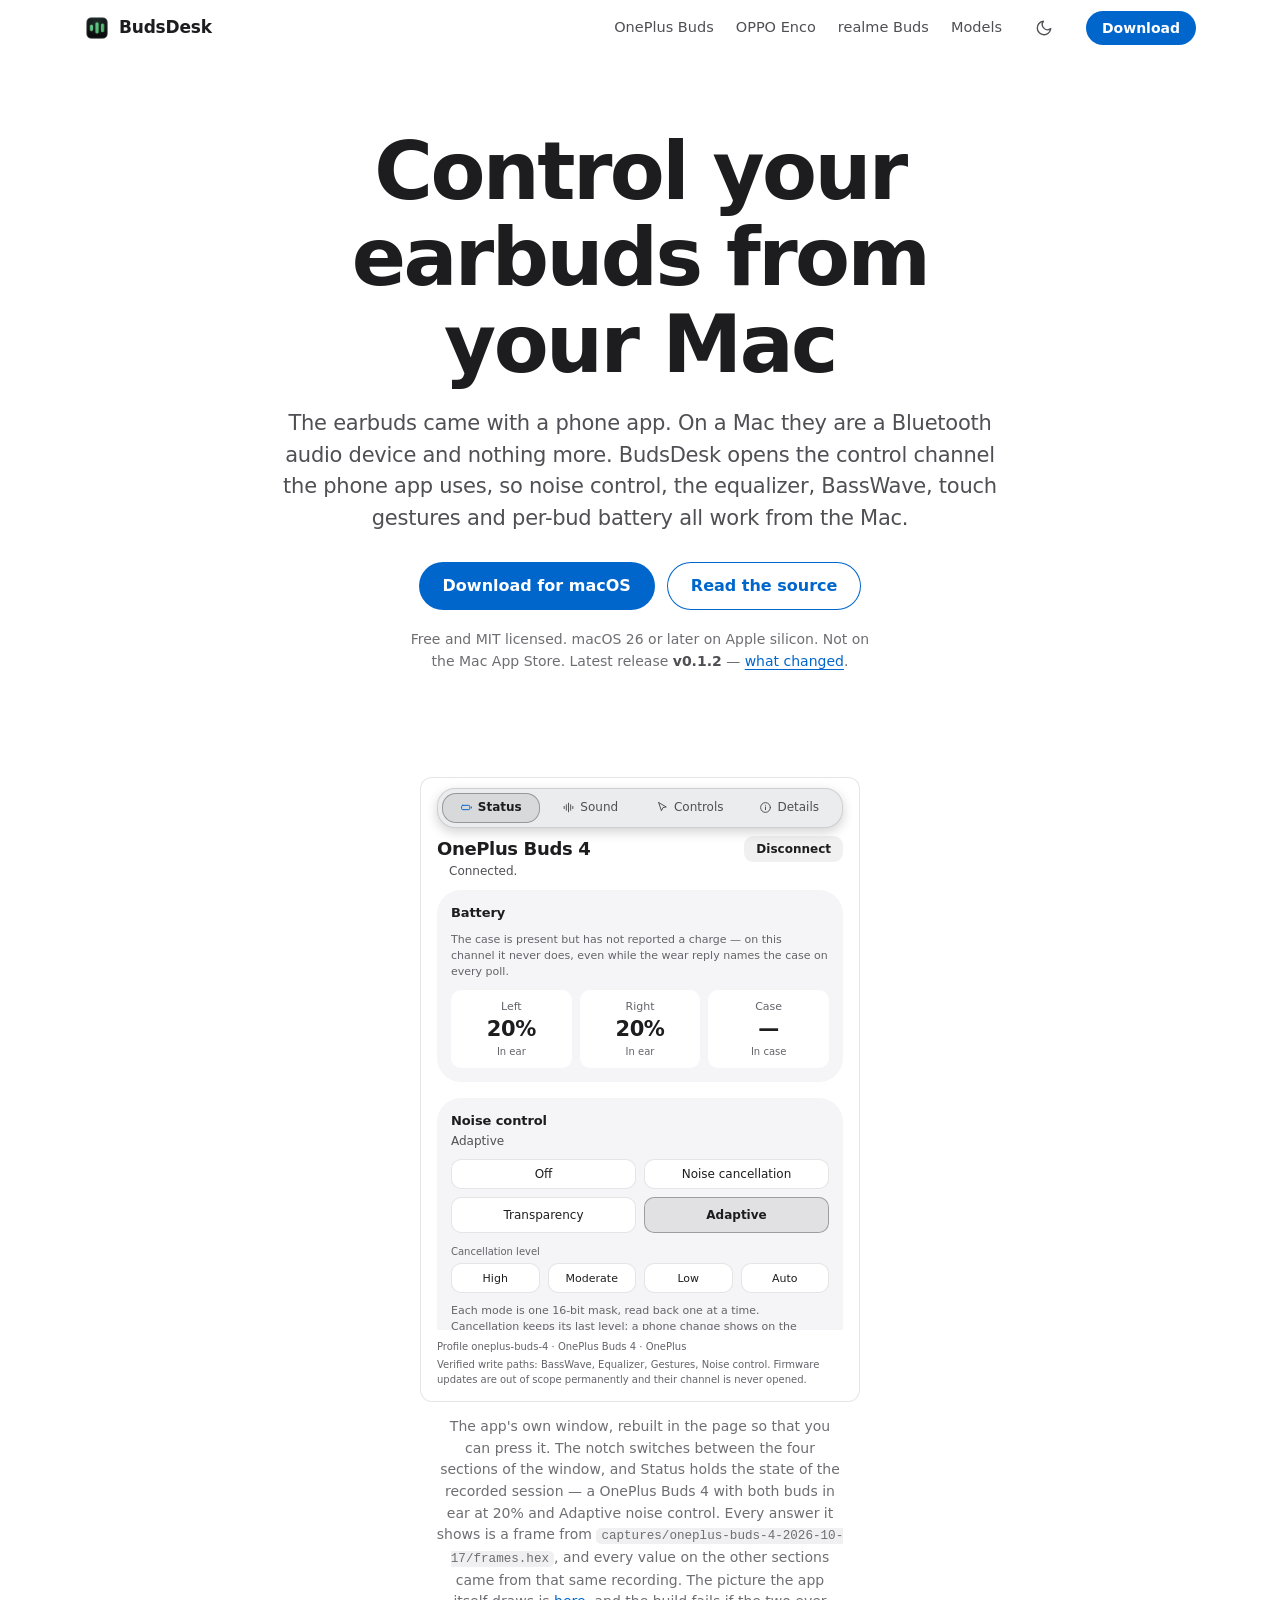
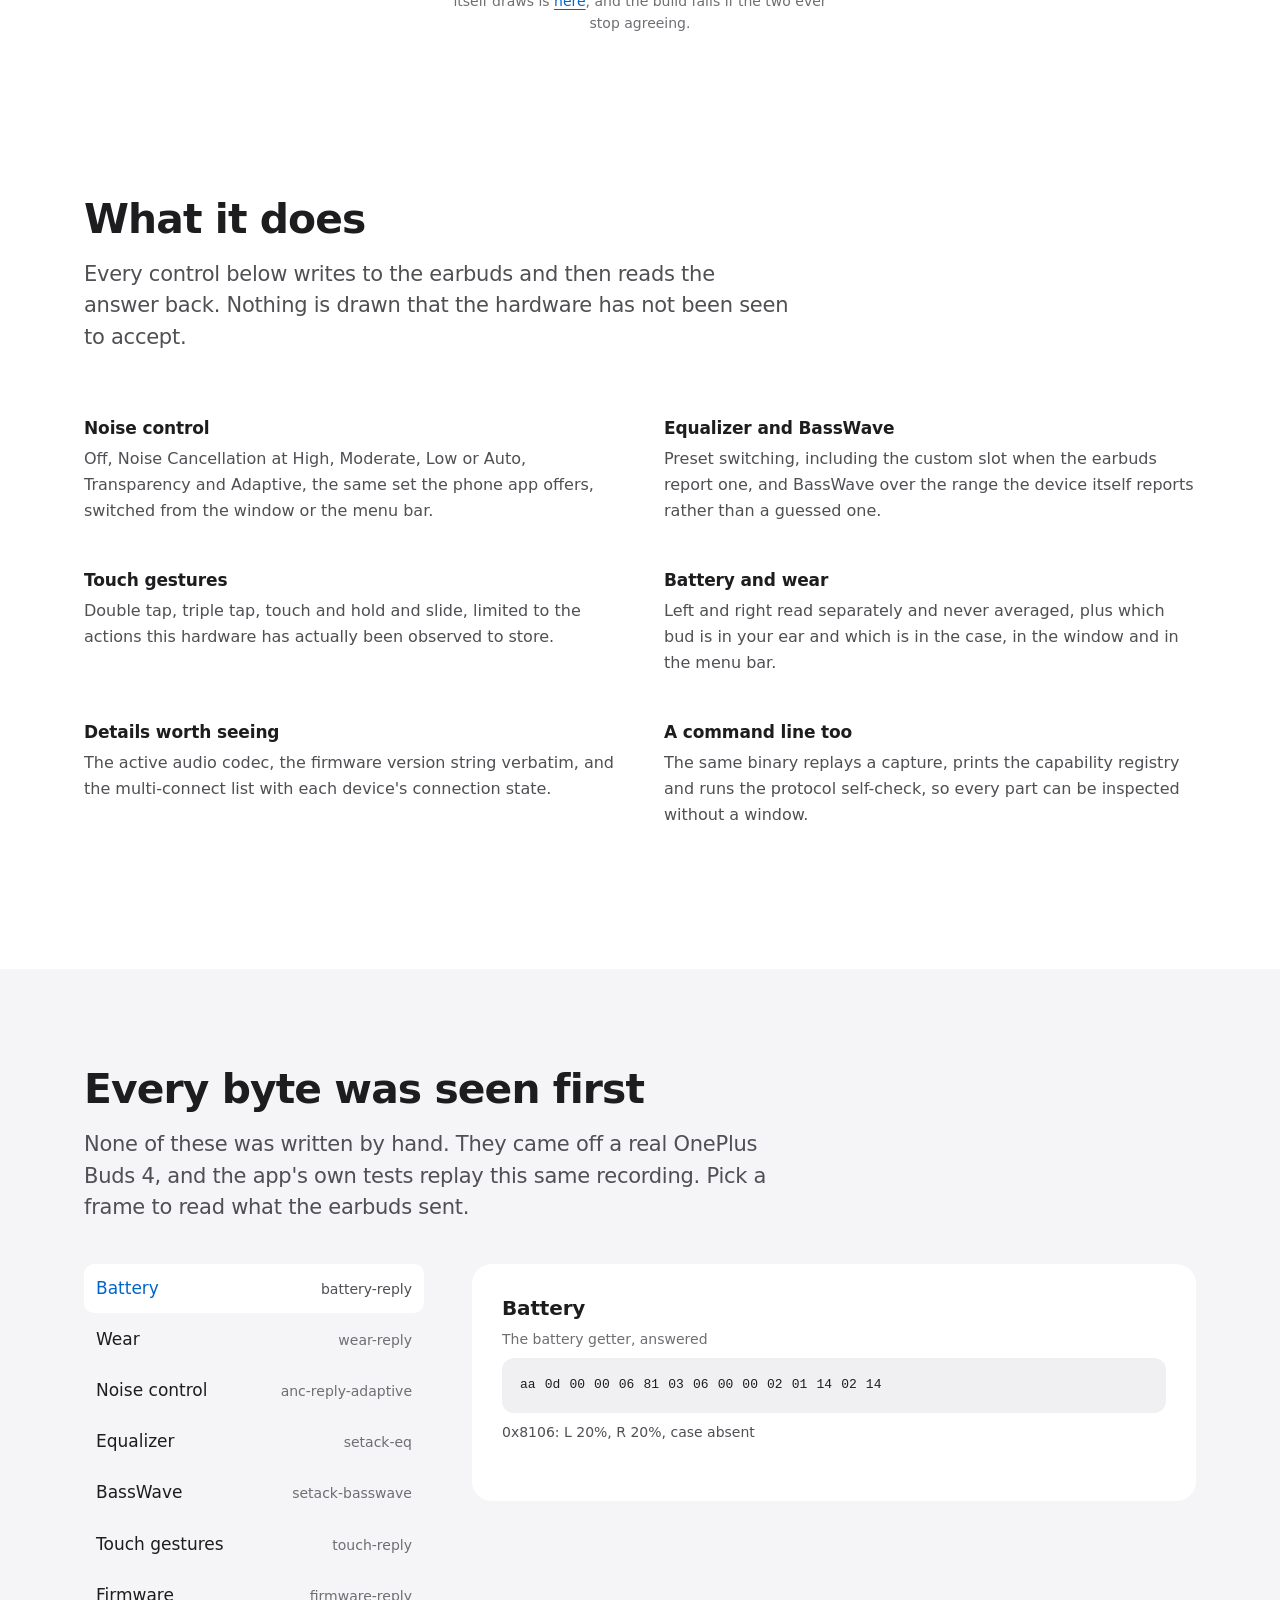
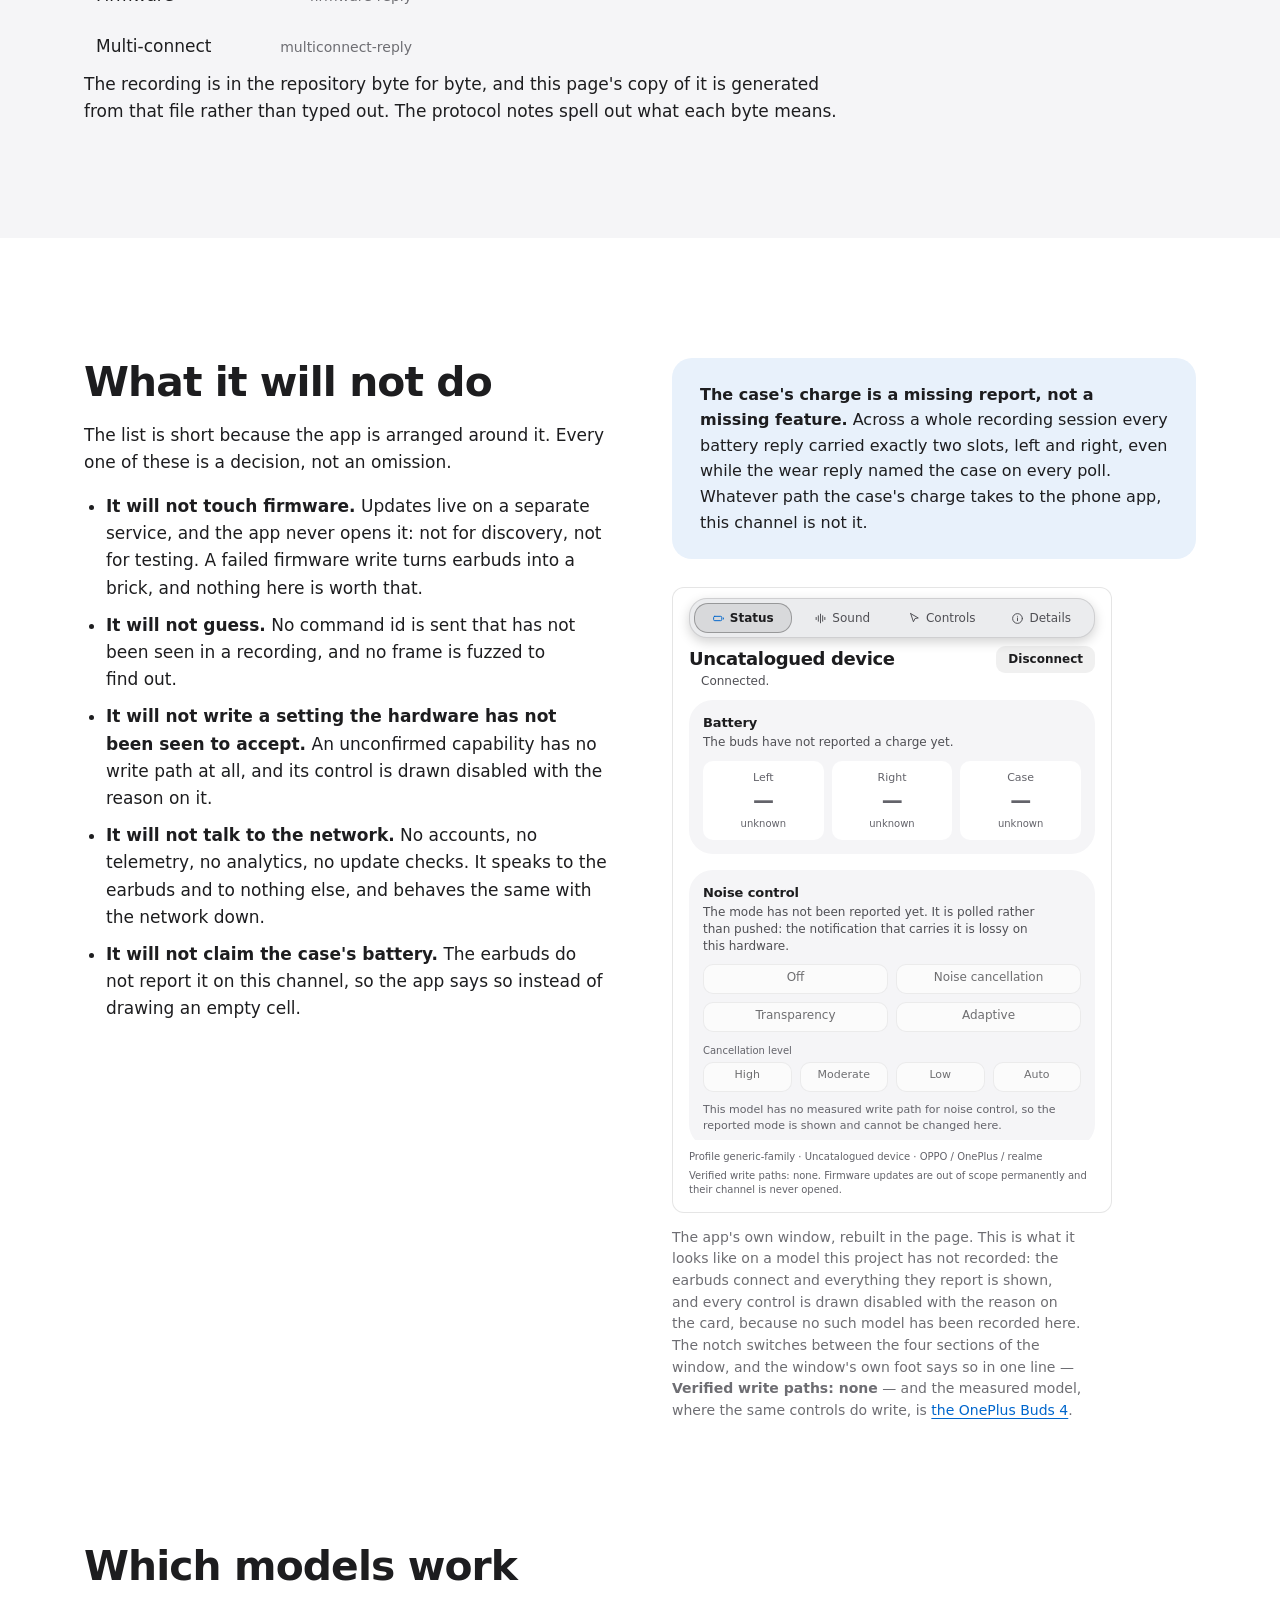
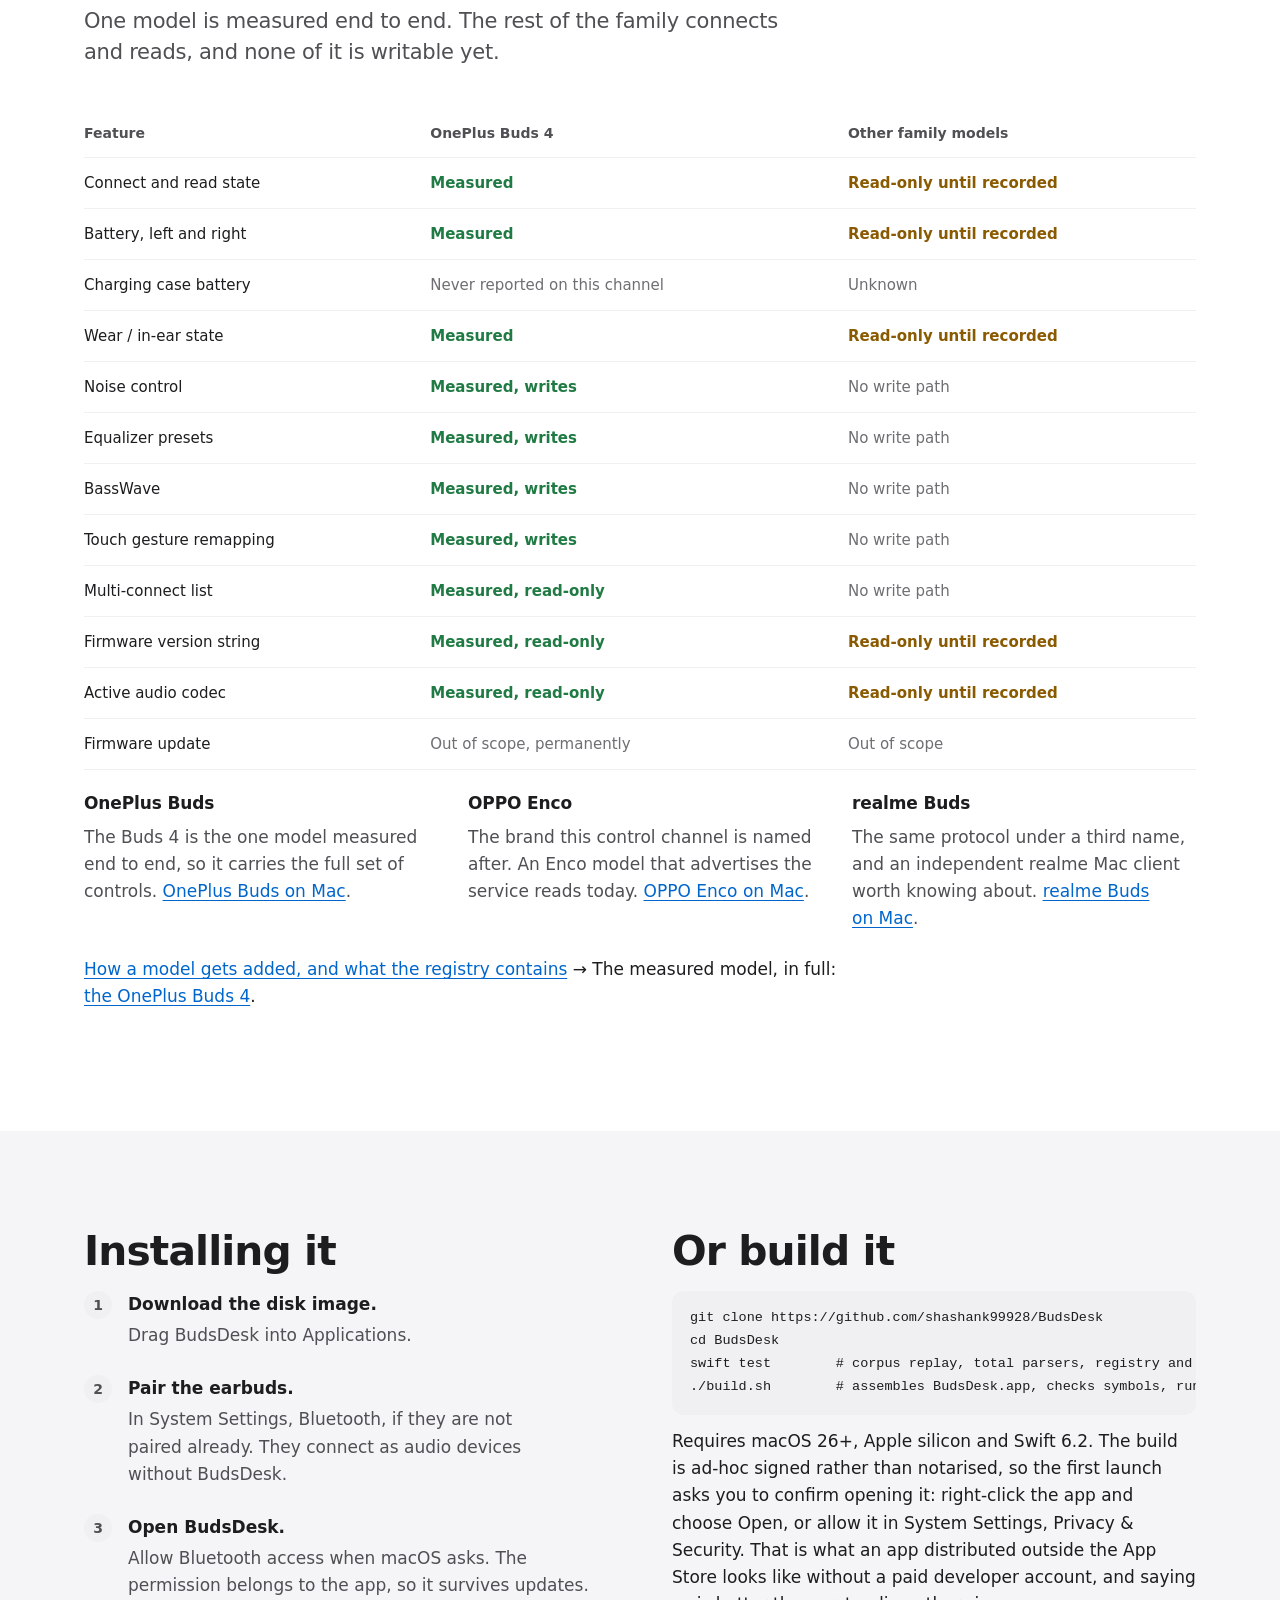
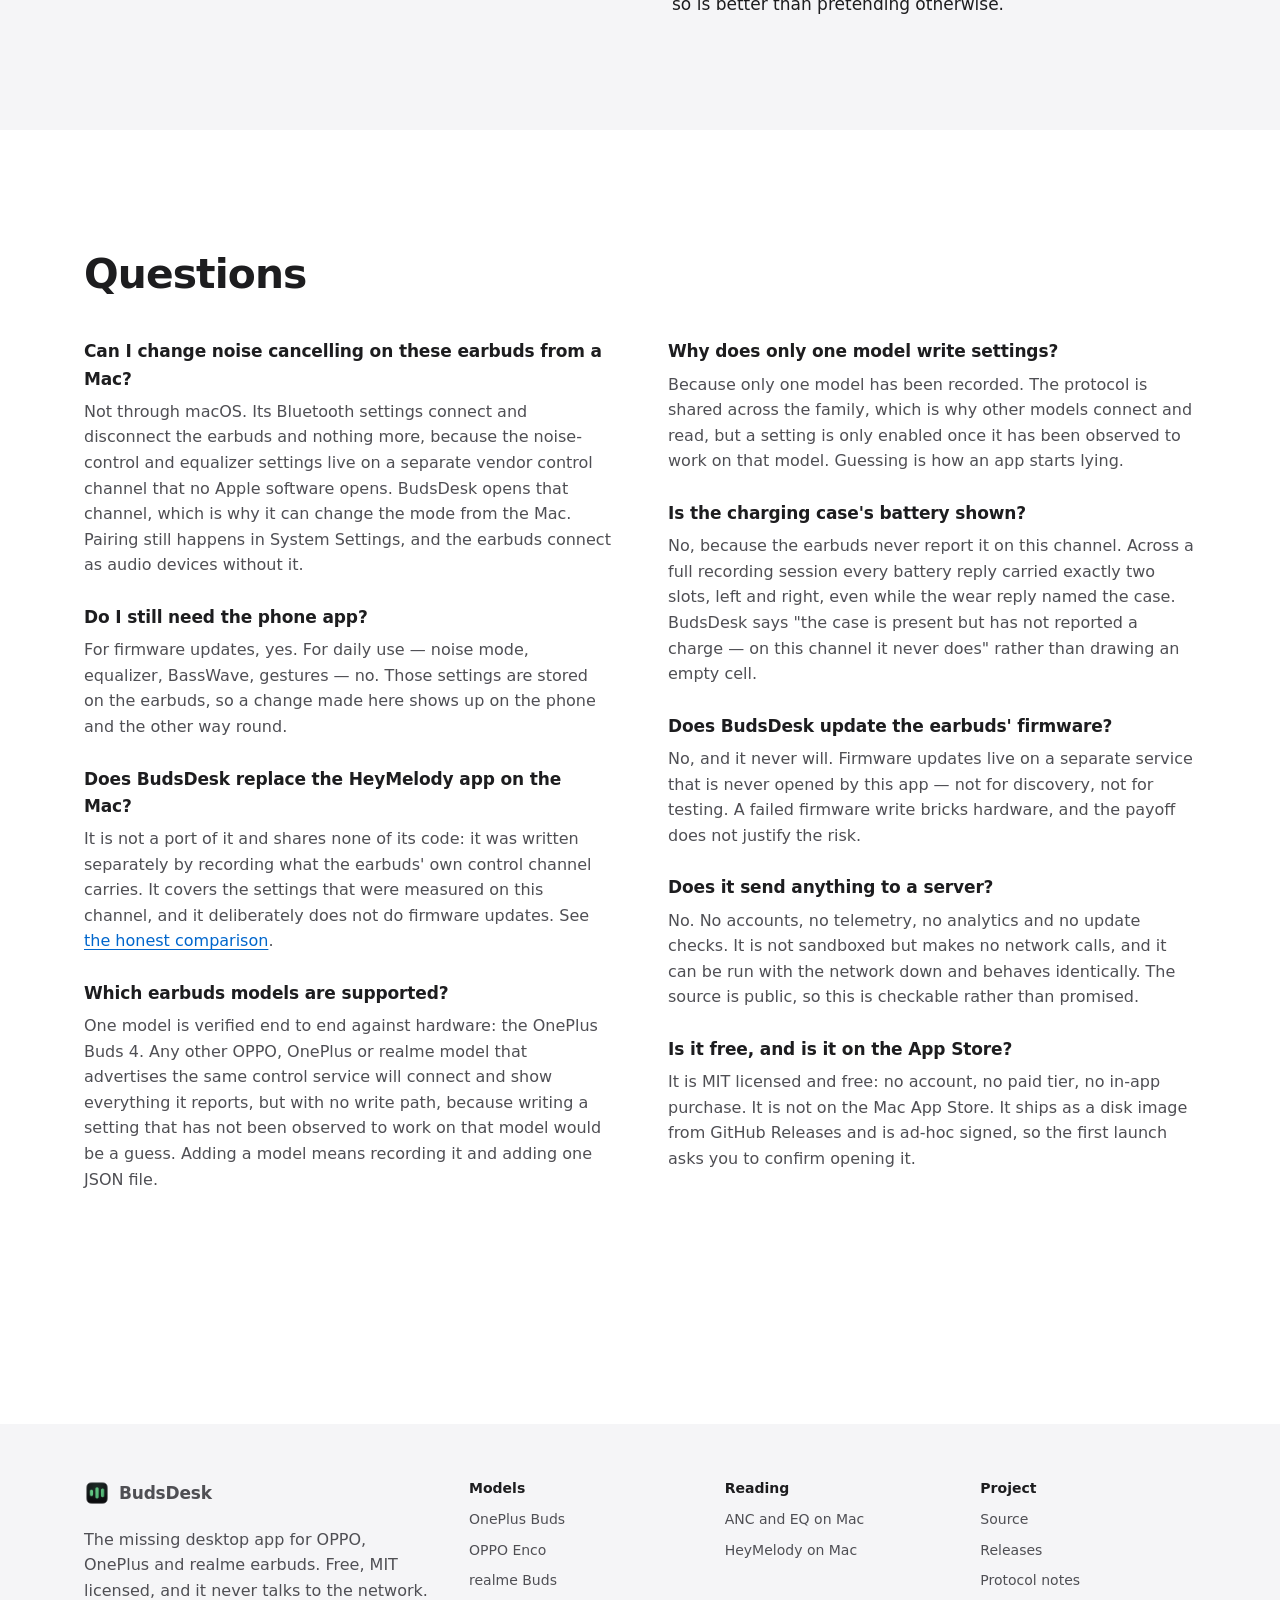
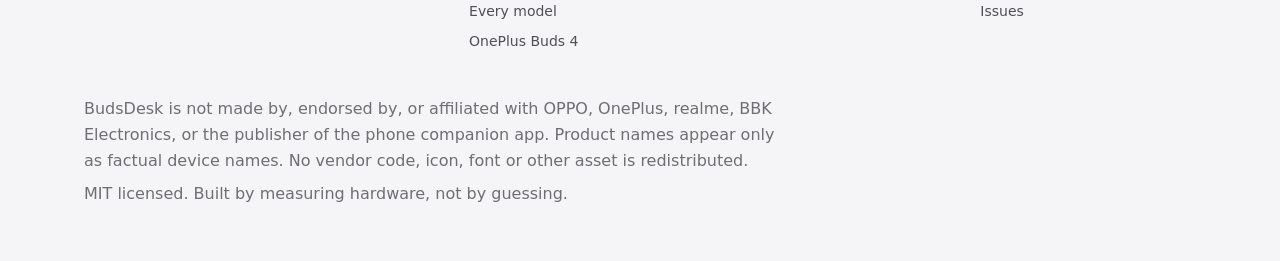
<file: docs/index.html>
<!DOCTYPE html>
<html lang="en">
<head>
<meta charset="utf-8">
<meta name="viewport" content="width=device-width, initial-scale=1">
<title>BudsDesk — Control OnePlus &amp; OPPO Earbuds on Mac</title>
<meta name="description" content="A free, open-source macOS app that controls OPPO, OnePlus and realme wireless earbuds: noise cancelling, equalizer, BassWave, touch gestures and battery. Verified against real hardware. No phone, no account, no network.">
<link rel="canonical" href="https://shashank99928.github.io/BudsDesk/">
<meta name="theme-color" content="#ffffff" media="(prefers-color-scheme: light)">
<meta name="theme-color" content="#0e1013" media="(prefers-color-scheme: dark)">
<meta name="color-scheme" content="light dark">

<meta property="og:type" content="website">
<meta property="og:site_name" content="BudsDesk">
<meta property="og:title" content="BudsDesk — control OnePlus, OPPO and realme earbuds on your Mac">
<meta property="og:description" content="Change noise cancelling and the equalizer on your earbuds from the Mac, without the phone. Free and open source, verified against real hardware, no network access.">
<meta property="og:url" content="https://shashank99928.github.io/BudsDesk/">
<meta name="twitter:card" content="summary">
<meta property="og:image" content="https://shashank99928.github.io/BudsDesk/assets/icon.png">

<link rel="stylesheet" href="assets/style.css?v=5">
<script>
try { var saved = localStorage.getItem("budsdesk-appearance"); if (saved === "light" || saved === "dark") { document.documentElement.dataset.theme = saved; } } catch (error) { }
</script>
<link rel="icon" href="assets/icon.png" type="image/png">

<!-- The motion layer. This one line marks the document before the first paint, so the page
     is only ever hidden by an animation it has already decided to run. Without it, nothing
     is hidden at all.

     The timer is the other half of that promise: if the script that runs the animation
     never arrives, the mark is taken back off and the page is simply a page. -->
<script>
document.documentElement.classList.add("js");
setTimeout(function () {
    if (!document.documentElement.classList.contains("motion")) {
        document.documentElement.classList.remove("js");
    }
}, 3000);
</script>

<script type="application/ld+json">
{
  "@context": "https://schema.org",
  "@graph": [
    {
      "@type": "SoftwareApplication",
      "@id": "https://shashank99928.github.io/BudsDesk/#app",
      "name": "BudsDesk",
      "alternateName": "BudsDesk for macOS",
      "applicationCategory": "UtilitiesApplication",
      "applicationSubCategory": "Bluetooth device control",
      "operatingSystem": "macOS 26 or later, Apple silicon",
      "softwareRequirements": "macOS 26+, Apple silicon (arm64)",
      "processorRequirements": "Apple silicon",
      "downloadUrl": "https://github.com/shashank99928/BudsDesk/releases/latest/download/BudsDesk.dmg",
      "installUrl": "https://github.com/shashank99928/BudsDesk/releases/latest",
      "softwareVersion": "0.1.2",
      "fileSize": "unknown",
      "license": "https://github.com/shashank99928/BudsDesk/blob/main/LICENSE",
      "isAccessibleForFree": true,
      "offers": { "@type": "Offer", "price": "0", "priceCurrency": "USD" },
      "description": "A native macOS app that controls OPPO, OnePlus and realme wireless earbuds over the vendor's own Bluetooth control channel: noise control, equalizer, BassWave, touch gestures, battery, wear state, codec and multi-connect state. One model is verified against hardware; other models in the family connect read-only until someone records them.",
      "featureList": [
        "Noise control: Off, Noise Cancellation (High, Moderate, Low, Auto), Transparency, Adaptive",
        "Equalizer presets, plus the custom slot when one is saved",
        "BassWave level, using the range the device itself reports",
        "Touch gesture remapping, limited to actions the hardware has been observed to accept",
        "Left and right battery, read separately",
        "Wear and in-ear detection",
        "Multi-connect device list",
        "Firmware version string and active audio codec",
        "Menu-bar item with battery, and a command line on the same binary"
      ],
      "author": { "@type": "Person", "name": "shashank99928", "url": "https://github.com/shashank99928" },
      "codeRepository": "https://github.com/shashank99928/BudsDesk"
    },
    {
      "@type": "Organization",
      "@id": "https://shashank99928.github.io/BudsDesk/#org",
      "name": "BudsDesk",
      "url": "https://shashank99928.github.io/BudsDesk/",
      "sameAs": ["https://github.com/shashank99928/BudsDesk"],
      "logo": "https://shashank99928.github.io/BudsDesk/assets/icon.png"
    },
    {
      "@type": "WebSite",
      "@id": "https://shashank99928.github.io/BudsDesk/#website",
      "url": "https://shashank99928.github.io/BudsDesk/",
      "name": "BudsDesk",
      "publisher": { "@id": "https://shashank99928.github.io/BudsDesk/#org" }
    },
    {
      "@type": "FAQPage",
      "@id": "https://shashank99928.github.io/BudsDesk/#faq",
      "mainEntity": [
        {
          "@type": "Question",
          "name": "Can I change noise cancelling on these earbuds from a Mac?",
          "acceptedAnswer": {
            "@type": "Answer",
            "text": "Not through macOS. Its Bluetooth settings connect and disconnect the earbuds and nothing more, because the noise-control and equalizer settings live on a separate vendor control channel that no Apple software opens. BudsDesk opens that channel, which is why it can change the mode from the Mac. Pairing still happens in System Settings, and the earbuds connect as audio devices without it."
          }
        },
        {
          "@type": "Question",
          "name": "Do I still need the phone app?",
          "acceptedAnswer": {
            "@type": "Answer",
            "text": "For firmware updates, yes. For daily use — noise mode, equalizer, BassWave, gestures — no. Those settings are stored on the earbuds, so a change made here shows up on the phone and the other way round."
          }
        },
        {
          "@type": "Question",
          "name": "Does BudsDesk replace the HeyMelody app on the Mac?",
          "acceptedAnswer": {
            "@type": "Answer",
            "text": "It is not a port of it and shares none of its code: it was written separately by recording what the earbuds' own control channel carries. It covers the settings that were measured on this channel, and it deliberately does not do firmware updates. See the honest comparison."
          }
        },
        {
          "@type": "Question",
          "name": "Which earbuds models are supported?",
          "acceptedAnswer": {
            "@type": "Answer",
            "text": "One model is verified end to end against hardware: the OnePlus Buds 4. Any other OPPO, OnePlus or realme model that advertises the same control service will connect and show everything it reports, but with no write path, because writing a setting that has not been observed to work on that model would be a guess. Adding a model means recording it and adding one JSON file."
          }
        },
        {
          "@type": "Question",
          "name": "Why does only one model write settings?",
          "acceptedAnswer": {
            "@type": "Answer",
            "text": "Because only one model has been recorded. The protocol is shared across the family, which is why other models connect and read, but a setting is only enabled once it has been observed to work on that model. Guessing is how an app starts lying."
          }
        },
        {
          "@type": "Question",
          "name": "Is the charging case's battery shown?",
          "acceptedAnswer": {
            "@type": "Answer",
            "text": "No, because the earbuds never report it on this channel. Across a full recording session every battery reply carried exactly two slots, left and right, even while the wear reply named the case. BudsDesk says \"the case is present but has not reported a charge — on this channel it never does\" rather than drawing an empty cell."
          }
        },
        {
          "@type": "Question",
          "name": "Does BudsDesk update the earbuds' firmware?",
          "acceptedAnswer": {
            "@type": "Answer",
            "text": "No, and it never will. Firmware updates live on a separate service that is never opened by this app — not for discovery, not for testing. A failed firmware write bricks hardware, and the payoff does not justify the risk."
          }
        },
        {
          "@type": "Question",
          "name": "Does it send anything to a server?",
          "acceptedAnswer": {
            "@type": "Answer",
            "text": "No. No accounts, no telemetry, no analytics and no update checks. It is not sandboxed but makes no network calls, and it can be run with the network down and behaves identically. The source is public, so this is checkable rather than promised."
          }
        },
        {
          "@type": "Question",
          "name": "Is it free, and is it on the App Store?",
          "acceptedAnswer": {
            "@type": "Answer",
            "text": "It is MIT licensed and free: no account, no paid tier, no in-app purchase. It is not on the Mac App Store. It ships as a disk image from GitHub Releases and is ad-hoc signed, so the first launch asks you to confirm opening it."
          }
        }
      ]
    }
  ]
}
</script>
</head>
<body>

<a class="skip" href="#main">Skip to content</a>

<header class="site">
  <div class="wrap">
    <a class="brand" href="/BudsDesk/"><span class="mark" aria-hidden="true"></span>BudsDesk</a>
    <nav class="site" aria-label="Main">
      <a href="/BudsDesk/oneplus-buds-on-mac.html">OnePlus Buds</a>
      <a href="/BudsDesk/oppo-buds-on-mac.html">OPPO Enco</a>
      <a href="/BudsDesk/realme-buds-on-mac.html">realme Buds</a>
      <a href="/BudsDesk/models.html">Models</a>
    </nav>
    <a class="nav-download" href="https://github.com/shashank99928/BudsDesk/releases/latest/download/BudsDesk.dmg">Download</a>
  </div>
</header>

<main id="main">

  <section class="hero">
    <div class="wrap hero-grid">
      <div class="hero-copy">
        <h1>Control your earbuds from your Mac</h1>

        <p class="lede" data-reveal>
          The earbuds came with a phone app. On a Mac they are a Bluetooth audio device and
          nothing more. BudsDesk opens the control channel the phone app uses, so noise
          control, the equalizer, BassWave, touch gestures and per-bud battery all work from
          the Mac.
        </p>

        <div class="buttons" data-reveal>
          <a class="button primary" href="https://github.com/shashank99928/BudsDesk/releases/latest/download/BudsDesk.dmg">Download for macOS</a>
          <a class="button" href="https://github.com/shashank99928/BudsDesk">Read the source</a>
        </div>

        <p class="release" data-reveal>
          Free and MIT licensed. macOS 26 or later on Apple silicon. Not on the Mac App Store.
          Latest release <strong>v0.1.2</strong> &mdash;
          <a href="https://github.com/shashank99928/BudsDesk/releases">what changed</a>.
        </p>
      </div>

      <figure class="shot" data-reveal>
        <div class="window" data-ui>
          <div class="wnotch" role="tablist" aria-label="Window sections">
            <button class="wtab" type="button" role="tab" id="wtab-status"
                    aria-controls="wpanel-status" aria-selected="true">
              <svg viewBox="0 0 24 24" aria-hidden="true" focusable="false" fill="none" stroke="currentColor" stroke-width="1.8" stroke-linecap="round" stroke-linejoin="round"><rect x="3" y="8" width="15" height="8" rx="2"/><path d="M21 11v2"/></svg><span>Status</span>
            </button>
            <button class="wtab" type="button" role="tab" id="wtab-sound"
                    aria-controls="wpanel-sound" aria-selected="false" tabindex="-1">
              <svg viewBox="0 0 24 24" aria-hidden="true" focusable="false" fill="none" stroke="currentColor" stroke-width="1.8" stroke-linecap="round" stroke-linejoin="round"><path d="M4 10v4M8 7v10M12 4v16M16 7v10M20 10v4"/></svg><span>Sound</span>
            </button>
            <button class="wtab" type="button" role="tab" id="wtab-controls"
                    aria-controls="wpanel-controls" aria-selected="false" tabindex="-1">
              <svg viewBox="0 0 24 24" aria-hidden="true" focusable="false" fill="none" stroke="currentColor" stroke-width="1.8" stroke-linecap="round" stroke-linejoin="round"><path d="M5 3l14 8-6 1-3 6-5-15z"/></svg><span>Controls</span>
            </button>
            <button class="wtab" type="button" role="tab" id="wtab-details"
                    aria-controls="wpanel-details" aria-selected="false" tabindex="-1">
              <svg viewBox="0 0 24 24" aria-hidden="true" focusable="false" fill="none" stroke="currentColor" stroke-width="1.8" stroke-linecap="round" stroke-linejoin="round"><circle cx="12" cy="12" r="9"/><path d="M12 11v5M12 8h.01"/></svg><span>Details</span>
            </button>
          </div>

          <div class="window-head">
            <div>
              <p class="window-title">OnePlus Buds 4</p>
              <p class="window-sub"><span class="wdot" aria-hidden="true"></span>Connected.</p>
            </div>
            <button class="window-ghost" type="button">Disconnect</button>
          </div>

          <div class="window-scroll">
            <div class="wpanel" id="wpanel-status" role="tabpanel" tabindex="0" aria-labelledby="wtab-status">
              <div class="wcard">
                <h3 class="wcard-title">Battery</h3>
                <p class="wcard-note">The case is present but has not reported a charge &mdash; on this
                channel it never does, even while the wear reply names the case on every poll.</p>
                <div class="wcells">
                  <div class="wcell">
                    <span class="wcell-label">Left</span>
                    <span class="wcell-value">20%</span>
                    <span class="wcell-foot">In ear</span>
                  </div>
                  <div class="wcell">
                    <span class="wcell-label">Right</span>
                    <span class="wcell-value">20%</span>
                    <span class="wcell-foot">In ear</span>
                  </div>
                  <div class="wcell">
                    <span class="wcell-label">Case</span>
                    <span class="wcell-value">—</span>
                    <span class="wcell-foot">In case</span>
                  </div>
                </div>
              </div>

              <div class="wcard" data-card="noise">
                <h3 class="wcard-title">Noise control</h3>
                <p class="wcard-sub" data-window-mode>Adaptive</p>
                <div class="wpills is-grid">
                  <button class="wpill" type="button" data-mode="off" data-frame="anc-reply-off">Off</button>
                  <button class="wpill" type="button" data-mode="noiseCancellation">Noise cancellation</button>
                  <button class="wpill" type="button" data-mode="transparency" data-frame="anc-reply-transparency">Transparency</button>
                  <button class="wpill" type="button" data-mode="adaptive" data-frame="anc-reply-adaptive" aria-pressed="true">Adaptive</button>
                </div>
                <p class="wcard-label">Cancellation level</p>
                <div class="wpills is-row">
                  <button class="wpill" type="button" data-level="high" data-frame="anc-reply-nc-high">High</button>
                  <button class="wpill" type="button" data-level="moderate" data-frame="anc-reply-nc-moderate">Moderate</button>
                  <button class="wpill" type="button" data-level="low" data-frame="anc-reply-nc-low">Low</button>
                  <button class="wpill" type="button" data-level="auto" data-frame="anc-reply-nc-auto">Auto</button>
                </div>
                <p class="wcard-note">Each mode is one 16-bit mask, read back one at a time. Cancellation
                keeps its last level; a phone change shows on the next poll.</p>
                <p class="wread" data-window-log>Nothing has been pressed yet. Press a control above:
                the app writes it, the earbuds answer, and the control settles on what they said
                rather than on what was asked for.</p>
              </div>
            </div>

            <div class="wpanel" id="wpanel-sound" role="tabpanel" tabindex="0" aria-labelledby="wtab-sound" hidden>
              <div class="wcard">
                <h3 class="wcard-title">Equalizer</h3>
                <p class="wcard-sub">Preset: Bass</p>
                <div class="wpills">
                  <span class="wpill">Balanced</span>
                  <span class="wpill">Clear Vocals</span>
                  <span class="wpill is-selected">Bass</span>
                  <span class="wpill is-disabled">Custom<span class="wpill-detail">No saved profile yet</span></span>
                </div>
                <p class="wcard-note">Writing a custom profile is a file transfer and is out of scope,
                like firmware updates &mdash; so the custom slot can be selected here if one exists,
                but not created.</p>
              </div>

              <div class="wcard">
                <h3 class="wcard-title">BassWave</h3>
                <p class="wcard-sub">Selected: +2</p>
                <p class="wlevel">+2</p>
                <p class="wcard-note">The earbuds report a range of -5 to 5. The bounds travel with the
                write, so a model with a different range needs no code change.</p>
              </div>
            </div>

            <div class="wpanel" id="wpanel-controls" role="tabpanel" tabindex="0" aria-labelledby="wtab-controls" hidden>
              <div class="wcard">
                <h3 class="wcard-title">Gestures</h3>
                <p class="wcard-sub">Read from the left earbud; a change is written to both, so the two
                cannot drift apart.</p>
                <div class="wtable">
                  <p class="wrow"><span class="wrow-key">Double tap</span><span
                    class="wrow-value">Next track</span></p>
                  <p class="wrow"><span class="wrow-key">Triple tap</span><span
                    class="wrow-value">Previous track</span></p>
                  <p class="wrow"><span class="wrow-key">Touch and hold</span><span
                    class="wrow-value">Toggle noise control</span></p>
                  <p class="wrow"><span class="wrow-key">Slide</span><span
                    class="wrow-value">Volume control</span></p>
                </div>
                <p class="wcard-note">Only action codes this hardware has been seen to store are
                offered &mdash; the firmware validates nothing, so a value outside the phone&rsquo;s
                own list would leave its screen with no selection. The in-call gesture is
                deliberately absent: its codes are unnamed in every description of this protocol,
                and guessing between answer and decline risks ending someone&rsquo;s call.</p>
              </div>

              <div class="wcard">
                <h3 class="wcard-title">Multi-connect</h3>
                <p class="wcard-sub">Read from the earbuds&rsquo; own table: one getter, answered with
                the same body the device pushes when the list changes.</p>
                <div class="wtable">
                  <p class="wrow wrow-device"><span class="wrow-value">Shashank&rsquo;s MacBook
                    Pro</span><span class="wtags"><span class="wtag is-good">this Mac</span><span
                    class="wtag">connected</span></span></p>
                  <p class="wrow wrow-device"><span class="wrow-value">shsxnk S23</span><span
                    class="wtags"><span class="wtag">connected</span></span></p>
                </div>
                <p class="wcard-note">The vendor&rsquo;s SDK does implement a setter for this, and its
                shape is known &mdash; but it has never been seen working on this hardware, so there
                is no way to make a linked device come or go from here.</p>
              </div>
            </div>

            <div class="wpanel" id="wpanel-details" role="tabpanel" tabindex="0" aria-labelledby="wtab-details" hidden>
              <div class="wcard">
                <h3 class="wcard-title">Device</h3>
                <p class="wcard-sub">What the hardware reports, shown as it reports it.</p>
                <p class="wrow"><span class="wrow-key">Firmware</span><span
                  class="wrow-value">1,2,138,2,2,138,3,1,01,3,2,105</span></p>
                <p class="wrow"><span class="wrow-key">Codec</span><span
                  class="wrow-value">AAC (0x02)</span></p>
                <p class="wrow"><span class="wrow-key">Custom EQ</span><span
                  class="wrow-value">none saved</span></p>
              </div>

              <div class="wcard">
                <h3 class="wcard-title">Activity</h3>
                <p class="wcard-sub">What happened, in order. A declined write says so here &mdash;
                that is the only feedback a setter gets, because the firmware answers before it
                acts.</p>
                <p class="wread">Replaying oneplus-buds-4-2026-10-17 &mdash; 25 frames, OnePlus
                Buds 4, taken 2026-10-17.</p>
              </div>
            </div>
          </div>

          <div class="wfoot">
            <p>Profile oneplus-buds-4 &middot; OnePlus Buds 4 &middot; OnePlus</p>
            <p>Verified write paths: BassWave, Equalizer, Gestures, Noise control. Firmware updates
            are out of scope permanently and their channel is never opened.</p>
          </div>
        </div>
        <figcaption>
          The app's own window, rebuilt in the page so that you can press it. The notch switches
          between the four sections of the window, and Status holds the state of the recorded
          session &mdash; a OnePlus Buds 4 with both buds in ear at 20% and Adaptive noise control.
          Every answer it shows is a frame from
          <code>captures/oneplus-buds-4-2026-10-17/frames.hex</code>, and every value on the other
          sections came from that same recording. The picture the app itself draws is
          <a href="assets/connected.png">here</a>, and the build fails if the two ever stop
          agreeing.
        </figcaption>
      </figure>
    </div>
  </section>

  <section id="features">
    <div class="wrap">
      <div class="section-head">
        <h2 data-reveal>What it does</h2>
        <p class="lede" data-reveal>
          Every control below writes to the earbuds and then reads the answer back. Nothing is
          drawn that the hardware has not been seen to accept.
        </p>
      </div>

      <div class="feature-grid">
        <ul class="feature-list">
          <li data-reveal>
            <h3>Noise control</h3>
            <p>Off, Noise Cancellation at High, Moderate, Low or Auto, Transparency and Adaptive,
            the same set the phone app offers, switched from the window or the menu bar.</p>
          </li>
          <li data-reveal>
            <h3>Equalizer and BassWave</h3>
            <p>Preset switching, including the custom slot when the earbuds report one, and
            BassWave over the range the device itself reports rather than a guessed one.</p>
          </li>
          <li data-reveal>
            <h3>Touch gestures</h3>
            <p>Double tap, triple tap, touch and hold and slide, limited to the actions this
            hardware has actually been observed to store.</p>
          </li>
          <li data-reveal>
            <h3>Battery and wear</h3>
            <p>Left and right read separately and never averaged, plus which bud is in your ear
            and which is in the case, in the window and in the menu bar.</p>
          </li>
          <li data-reveal>
            <h3>Details worth seeing</h3>
            <p>The active audio codec, the firmware version string verbatim, and the
            multi-connect list with each device's connection state.</p>
          </li>
          <li data-reveal>
            <h3>A command line too</h3>
            <p>The same binary replays a capture, prints the capability registry and runs the
            protocol self-check, so every part can be inspected without a window.</p>
          </li>
        </ul>
      </div>
    </div>
  </section>

  <section id="wire" class="band">
    <div class="wrap">
      <div class="section-head">
        <h2 data-reveal>Every byte was seen first</h2>
        <p class="lede" data-reveal>
          None of these was written by hand. They came off a real OnePlus Buds 4, and the
          app's own tests replay this same recording. Pick a frame to read what the earbuds
          sent.
        </p>
      </div>

      <div class="wire">
      <!-- BEGIN capture frames -->
<ol class="wire-list">
      <li><button class="wire-item" type="button" data-frame="battery-reply" data-reveal aria-selected="true">Battery <span>battery-reply</span></button></li>
      <li><button class="wire-item" type="button" data-frame="wear-reply" data-reveal aria-selected="false">Wear <span>wear-reply</span></button></li>
      <li><button class="wire-item" type="button" data-frame="anc-reply-adaptive" data-reveal aria-selected="false">Noise control <span>anc-reply-adaptive</span></button></li>
      <li><button class="wire-item" type="button" data-frame="setack-eq" data-reveal aria-selected="false">Equalizer <span>setack-eq</span></button></li>
      <li><button class="wire-item" type="button" data-frame="setack-basswave" data-reveal aria-selected="false">BassWave <span>setack-basswave</span></button></li>
      <li><button class="wire-item" type="button" data-frame="touch-reply" data-reveal aria-selected="false">Touch gestures <span>touch-reply</span></button></li>
      <li><button class="wire-item" type="button" data-frame="firmware-reply" data-reveal aria-selected="false">Firmware <span>firmware-reply</span></button></li>
      <li><button class="wire-item" type="button" data-frame="multiconnect-reply" data-reveal aria-selected="false">Multi-connect <span>multiconnect-reply</span></button></li>
    </ol>
    <div class="wire-detail">
      <div class="wire-frame is-active" data-frame="battery-reply">
        <h3>Battery</h3>
        <p class="wire-kind">The battery getter, answered</p>
        <pre>aa 0d 00 00 06 81 03 06 00 00 02 01 14 02 14</pre>
        <p class="wire-note">0x8106: L 20%, R 20%, case absent</p>
      </div>
      <div class="wire-frame" data-frame="wear-reply">
        <h3>Wear</h3>
        <p class="wire-kind">The wear getter, answered</p>
        <pre>aa 0f 00 00 09 81 04 08 00 00 03 01 07 02 07 03 04</pre>
        <p class="wire-note">0x8109: L in ear, R in ear, case in case</p>
      </div>
      <div class="wire-frame" data-frame="anc-reply-adaptive">
        <h3>Noise control</h3>
        <p class="wire-kind">The noise getter, answered</p>
        <pre>aa 0c 00 00 0c 81 07 05 00 00 01 01 00 08</pre>
        <p class="wire-note">0x810c readback: 0x0800 adaptive</p>
      </div>
      <div class="wire-frame" data-frame="setack-eq">
        <h3>Equalizer</h3>
        <p class="wire-kind">A write, answered</p>
        <pre>aa 08 00 00 06 84 12 01 00 00</pre>
        <p class="wire-note">0x0684: EQ preset setter</p>
        <p class="wire-kind">The preset, read back</p>
        <pre>aa 09 00 00 0f 81 08 02 00 00 02</pre>
        <p class="wire-note">0x810f: preset 0x02</p>
      </div>
      <div class="wire-frame" data-frame="setack-basswave">
        <h3>BassWave</h3>
        <p class="wire-kind">A write, answered</p>
        <pre>aa 08 00 00 1b 84 14 01 00 00</pre>
        <p class="wire-note">0x1b84: BassWave setter</p>
        <p class="wire-kind">The level, read back</p>
        <pre>aa 0b 00 00 24 81 09 04 00 00 fb 05 02</pre>
        <p class="wire-note">0x8124 read back after setting +2</p>
      </div>
      <div class="wire-frame" data-frame="touch-reply">
        <h3>Touch gestures</h3>
        <p class="wire-kind">The gesture table, answered</p>
        <pre>aa 51 00 00 08 81 06 4a 00 00 12 01 01 01 00 01 01 02 06 01 01 03 05 01 01 04 08 01 01 06 00 01 01 05 07 02 01 01 00 02 01 02 06 02 01 03 05 02 01 04 08 02 01 06 00 02 01 05 07 01 06 02 1d 01 06 03 00 01 06 06 1c 02 06 02 1d 02 06 03 00 02 06 06 1c</pre>
        <p class="wire-note">0x8108: 18 four-byte records behind a count</p>
      </div>
      <div class="wire-frame" data-frame="firmware-reply">
        <h3>Firmware</h3>
        <p class="wire-kind">The version string, answered</p>
        <pre>aa 27 00 00 05 81 05 20 00 00 04 31 2c 32 2c 31 33 38 2c 32 2c 32 2c 31 33 38 2c 33 2c 31 2c 30 31 2c 33 2c 32 2c 31 30 35</pre>
        <p class="wire-note">0x8105: ASCII, comma separated</p>
      </div>
      <div class="wire-frame" data-frame="multiconnect-reply">
        <h3>Multi-connect</h3>
        <p class="wire-kind">The device list, answered</p>
        <pre>aa 3f 00 00 12 81 32 38 00 00 02 26 68 69 83 be b0 1b 02 01 18 53 68 61 73 68 61 6e 6b e2 80 99 73 20 4d 61 63 42 6f 6f 6b 20 50 72 6f 6f af 4d 25 a8 b8 0d 02 00 0a 73 68 73 78 6e 6b 20 53 32 33</pre>
        <p class="wire-note">0x8112: the multi-connect table read back on request</p>
      </div>
    </div>
    <script type="application/json" id="budsdesk-frames">
{
  "anc-reply-adaptive": {
    "hex": "aa 0c 00 00 0c 81 07 05 00 00 01 01 00 08",
    "note": "0x810c readback: 0x0800 adaptive"
  },
  "anc-reply-nc-auto": {
    "hex": "aa 0c 00 00 0c 81 07 05 00 00 01 01 80 00",
    "note": "0x810c readback: 0x0080 noise cancellation, auto"
  },
  "anc-reply-nc-high": {
    "hex": "aa 0c 00 00 0c 81 07 05 00 00 01 01 10 00",
    "note": "0x810c readback: 0x0010 noise cancellation, high"
  },
  "anc-reply-nc-low": {
    "hex": "aa 0c 00 00 0c 81 07 05 00 00 01 01 40 00",
    "note": "0x810c readback: 0x0040 noise cancellation, low"
  },
  "anc-reply-nc-moderate": {
    "hex": "aa 0c 00 00 0c 81 07 05 00 00 01 01 20 00",
    "note": "0x810c readback: 0x0020 noise cancellation, moderate"
  },
  "anc-reply-off": {
    "hex": "aa 0c 00 00 0c 81 07 05 00 00 01 01 08 00",
    "note": "0x810c readback: 0x0008 off"
  },
  "anc-reply-transparency": {
    "hex": "aa 0c 00 00 0c 81 07 05 00 00 01 01 00 01",
    "note": "0x810c readback: 0x0100 transparency"
  },
  "basswave-reply-0": {
    "hex": "aa 0b 00 00 24 81 03 04 00 00 fb 05 00",
    "note": "0x8124: [status][min -5][max +5][current 0]"
  },
  "basswave-reply-2": {
    "hex": "aa 0b 00 00 24 81 09 04 00 00 fb 05 02",
    "note": "0x8124 read back after setting +2"
  },
  "eq-push-balanced": {
    "hex": "aa 08 00 00 04 05 ff 01 00 00",
    "note": "family 2, subject 0x04: preset pushed as 0x00"
  },
  "eq-push-bass": {
    "hex": "aa 08 00 00 04 05 ff 01 00 02",
    "note": "family 2, subject 0x04: preset pushed as 0x02"
  },
  "eq-reply-balanced": {
    "hex": "aa 09 00 00 0f 81 02 02 00 00 00",
    "note": "0x810f: preset 0x00"
  },
  "eq-reply-bass": {
    "hex": "aa 09 00 00 0f 81 08 02 00 00 02",
    "note": "0x810f: preset 0x02"
  }
}
    </script>
<!-- END capture frames -->
      </div>

      <p data-reveal>
        The recording is in the repository byte for byte, and this page's copy of it is
        generated from that file rather than typed out. The protocol notes spell out what
        each byte means.
      </p>
    </div>
  </section>

  <section id="limits">
    <div class="wrap split">
      <div data-reveal>
        <h2 data-reveal>What it will not do</h2>
        <p>
          The list is short because the app is arranged around it. Every one of these is a
          decision, not an omission.
        </p>
        <ul>
          <li><strong>It will not touch firmware.</strong> Updates live on a separate service,
          and the app never opens it: not for discovery, not for testing. A failed firmware
          write turns earbuds into a brick, and nothing here is worth that.</li>
          <li><strong>It will not guess.</strong> No command id is sent that has not been seen
          in a recording, and no frame is fuzzed to find out.</li>
          <li><strong>It will not write a setting the hardware has not been seen to
          accept.</strong> An unconfirmed capability has no write path at all, and its control
          is drawn disabled with the reason on it.</li>
          <li><strong>It will not talk to the network.</strong> No accounts, no telemetry, no
          analytics, no update checks. It speaks to the earbuds and to nothing else, and
          behaves the same with the network down.</li>
          <li><strong>It will not claim the case's battery.</strong> The earbuds do not report
          it on this channel, so the app says so instead of drawing an empty cell.</li>
        </ul>
      </div>

      <div data-reveal>
        <div class="note warn">
          <p><strong>The case's charge is a missing report, not a missing feature.</strong>
          Across a whole recording session every battery reply carried exactly two slots, left
          and right, even while the wear reply named the case on every poll. Whatever path the
          case's charge takes to the phone app, this channel is not it.</p>
        </div>

        <!-- BEGIN read-only window -->
<figure class="shot">
        <div class="window" data-ui>
          <div class="wnotch" role="tablist" aria-label="Window sections">
            <button class="wtab" type="button" role="tab" id="wtab-ro-status"
                    aria-controls="wpanel-ro-status" aria-selected="true">
              <svg viewBox="0 0 24 24" aria-hidden="true" focusable="false" fill="none" stroke="currentColor" stroke-width="1.8" stroke-linecap="round" stroke-linejoin="round"><rect x="3" y="8" width="15" height="8" rx="2"/><path d="M21 11v2"/></svg><span>Status</span>
            </button>
            <button class="wtab" type="button" role="tab" id="wtab-ro-sound"
                    aria-controls="wpanel-ro-sound" aria-selected="false" tabindex="-1">
              <svg viewBox="0 0 24 24" aria-hidden="true" focusable="false" fill="none" stroke="currentColor" stroke-width="1.8" stroke-linecap="round" stroke-linejoin="round"><path d="M4 10v4M8 7v10M12 4v16M16 7v10M20 10v4"/></svg><span>Sound</span>
            </button>
            <button class="wtab" type="button" role="tab" id="wtab-ro-controls"
                    aria-controls="wpanel-ro-controls" aria-selected="false" tabindex="-1">
              <svg viewBox="0 0 24 24" aria-hidden="true" focusable="false" fill="none" stroke="currentColor" stroke-width="1.8" stroke-linecap="round" stroke-linejoin="round"><path d="M5 3l14 8-6 1-3 6-5-15z"/></svg><span>Controls</span>
            </button>
            <button class="wtab" type="button" role="tab" id="wtab-ro-details"
                    aria-controls="wpanel-ro-details" aria-selected="false" tabindex="-1">
              <svg viewBox="0 0 24 24" aria-hidden="true" focusable="false" fill="none" stroke="currentColor" stroke-width="1.8" stroke-linecap="round" stroke-linejoin="round"><circle cx="12" cy="12" r="9"/><path d="M12 11v5M12 8h.01"/></svg><span>Details</span>
            </button>
          </div>

          <div class="window-head">
            <div>
              <p class="window-title">Uncatalogued device</p>
              <p class="window-sub"><span class="wdot" aria-hidden="true"></span>Connected.</p>
            </div>
            <button class="window-ghost" type="button">Disconnect</button>
          </div>

          <div class="window-scroll">
            <div class="wpanel" id="wpanel-ro-status" role="tabpanel" tabindex="0" aria-labelledby="wtab-ro-status">
              <div class="wcard">
                <h3 class="wcard-title">Battery</h3>
                <p class="wcard-sub">The buds have not reported a charge yet.</p>
                <div class="wcells">
                  <div class="wcell">
                    <span class="wcell-label">Left</span>
                    <span class="wcell-value is-quiet">&mdash;</span>
                    <span class="wcell-foot">unknown</span>
                  </div>
                  <div class="wcell">
                    <span class="wcell-label">Right</span>
                    <span class="wcell-value is-quiet">&mdash;</span>
                    <span class="wcell-foot">unknown</span>
                  </div>
                  <div class="wcell">
                    <span class="wcell-label">Case</span>
                    <span class="wcell-value is-quiet">&mdash;</span>
                    <span class="wcell-foot">unknown</span>
                  </div>
                </div>
              </div>

              <div class="wcard">
                <h3 class="wcard-title">Noise control</h3>
                <p class="wcard-sub">The mode has not been reported yet. It is polled rather than
                pushed: the notification that carries it is lossy on this hardware.</p>
                <div class="wpills is-grid">
                  <span class="wpill is-disabled">Off</span>
                  <span class="wpill is-disabled">Noise cancellation</span>
                  <span class="wpill is-disabled">Transparency</span>
                  <span class="wpill is-disabled">Adaptive</span>
                </div>
                <p class="wcard-label">Cancellation level</p>
                <div class="wpills is-row">
                  <span class="wpill is-disabled">High</span>
                  <span class="wpill is-disabled">Moderate</span>
                  <span class="wpill is-disabled">Low</span>
                  <span class="wpill is-disabled">Auto</span>
                </div>
                <p class="wcard-note">This model has no measured write path for noise control, so
                the reported mode is shown and cannot be changed here.</p>
              </div>
            </div>

            <div class="wpanel" id="wpanel-ro-sound" role="tabpanel" tabindex="0" aria-labelledby="wtab-ro-sound" hidden>
              <div class="wcard">
                <h3 class="wcard-title">Equalizer</h3>
                <p class="wcard-sub">The preset has not been reported yet.</p>
                <div class="wpills">
                  <span class="wpill is-disabled">Balanced</span>
                  <span class="wpill is-disabled">Clear Vocals</span>
                  <span class="wpill is-disabled">Bass</span>
                  <span class="wpill is-disabled">Custom</span>
                </div>
                <p class="wcard-note">This model has no measured write path for the equalizer.</p>
              </div>
            </div>

            <div class="wpanel" id="wpanel-ro-controls" role="tabpanel" tabindex="0" aria-labelledby="wtab-ro-controls" hidden>
              <div class="wcard">
                <h3 class="wcard-title">Controls</h3>
                <p class="wcard-sub">Nothing measured for this model.</p>
                <p class="wcard-note">This model has no measured write path for touch gestures or
                multi-connect, so there is nothing here to change.</p>
              </div>
            </div>

            <div class="wpanel" id="wpanel-ro-details" role="tabpanel" tabindex="0" aria-labelledby="wtab-ro-details" hidden>
              <div class="wcard">
                <h3 class="wcard-title">Device</h3>
                <p class="wcard-sub">What the hardware reports, shown as it reports it.</p>
                <p class="wrow"><span class="wrow-key">Firmware</span><span
                  class="wrow-value">not reported</span></p>
                <p class="wrow"><span class="wrow-key">Codec</span><span
                  class="wrow-value">not reported</span></p>
                <p class="wrow"><span class="wrow-key">Custom EQ</span><span
                  class="wrow-value">not reported</span></p>
              </div>

              <div class="wcard">
                <h3 class="wcard-title">Activity</h3>
                <p class="wcard-sub">What happened, in order. A declined write says so here
                &mdash; that is the only feedback a setter gets, because the firmware answers
                before it acts.</p>
                <p class="wread">Nothing yet. Commands and replies are listed here as they
                happen.</p>
              </div>
            </div>
          </div>

          <div class="wfoot">
            <p>Profile generic-family &middot; Uncatalogued device &middot; OPPO / OnePlus / realme</p>
            <p>Verified write paths: none. Firmware updates are out of scope permanently and their
            channel is never opened.</p>
          </div>
        </div>
        <figcaption>
          The app's own window, rebuilt in the page. This is what it looks like on a model this project has not recorded: the
          earbuds connect and everything they report is shown, and every control is drawn
          disabled with the reason on the card, because no such model has been recorded here. The notch switches between the
          four sections of the window, and the window's own foot says so in one line &mdash;
          <strong>Verified write paths: none</strong> &mdash; and the measured model, where the
          same controls do write, is
          <a href="/BudsDesk/oneplus-buds-4.html">the OnePlus Buds 4</a>.
        </figcaption>
      </figure>
      <!-- END read-only window -->
      </div>
    </div>
  </section>

  <section id="models">
    <div class="wrap">
      <div class="section-head">
        <h2 data-reveal>Which models work</h2>
        <p class="lede" data-reveal>
          One model is measured end to end. The rest of the family connects and reads, and
          none of it is writable yet.
        </p>
      </div>

      <div class="table-wrap">
      <table>
        <thead>
          <tr><th scope="col">Feature</th><th scope="col">OnePlus Buds 4</th><th scope="col">Other family models</th></tr>
        </thead>
        <tbody>
          <tr><td>Connect and read state</td><td class="yes">Measured</td><td class="partial">Read-only until recorded</td></tr>
          <tr><td>Battery, left and right</td><td class="yes">Measured</td><td class="partial">Read-only until recorded</td></tr>
          <tr><td>Charging case battery</td><td class="no">Never reported on this channel</td><td class="no">Unknown</td></tr>
          <tr><td>Wear / in-ear state</td><td class="yes">Measured</td><td class="partial">Read-only until recorded</td></tr>
          <tr><td>Noise control</td><td class="yes">Measured, writes</td><td class="no">No write path</td></tr>
          <tr><td>Equalizer presets</td><td class="yes">Measured, writes</td><td class="no">No write path</td></tr>
          <tr><td>BassWave</td><td class="yes">Measured, writes</td><td class="no">No write path</td></tr>
          <tr><td>Touch gesture remapping</td><td class="yes">Measured, writes</td><td class="no">No write path</td></tr>
          <tr><td>Multi-connect list</td><td class="yes">Measured, read-only</td><td class="no">No write path</td></tr>
          <tr><td>Firmware version string</td><td class="yes">Measured, read-only</td><td class="partial">Read-only until recorded</td></tr>
          <tr><td>Active audio codec</td><td class="yes">Measured, read-only</td><td class="partial">Read-only until recorded</td></tr>
          <tr><td>Firmware update</td><td class="no">Out of scope, permanently</td><td class="no">Out of scope</td></tr>
        </tbody>
      </table>
      </div>

      <div class="grid" data-reveal>
        <div class="card">
          <h3>OnePlus Buds</h3>
          <p>The Buds 4 is the one model measured end to end, so it carries the full set of
          controls. <a href="/BudsDesk/oneplus-buds-on-mac.html">OnePlus Buds on Mac</a>.</p>
        </div>
        <div class="card">
          <h3>OPPO Enco</h3>
          <p>The brand this control channel is named after. An Enco model that advertises the
          service reads today. <a href="/BudsDesk/oppo-buds-on-mac.html">OPPO Enco on Mac</a>.</p>
        </div>
        <div class="card">
          <h3>realme Buds</h3>
          <p>The same protocol under a third name, and an independent realme Mac client worth
          knowing about. <a href="/BudsDesk/realme-buds-on-mac.html">realme Buds on Mac</a>.</p>
        </div>
      </div>

      <p>
        <a href="/BudsDesk/models.html">How a model gets added, and what the registry
        contains</a> &rarr; The measured model, in full:
        <a href="/BudsDesk/oneplus-buds-4.html">the OnePlus Buds 4</a>.
      </p>
    </div>
  </section>

  <section id="install" class="band">
    <div class="wrap split">
      <div data-reveal>
        <h2 data-reveal>Installing it</h2>
        <ol class="steps">
          <li><strong>Download the disk image.</strong>
          <p>Drag BudsDesk into Applications.</p></li>
          <li><strong>Pair the earbuds.</strong>
          <p>In System Settings, Bluetooth, if they are not paired already. They connect as
          audio devices without BudsDesk.</p></li>
          <li><strong>Open BudsDesk.</strong>
          <p>Allow Bluetooth access when macOS asks. The permission belongs to the app, so it
          survives updates.</p></li>
        </ol>
      </div>

      <div data-reveal>
        <h2 data-reveal>Or build it</h2>
        <pre><code>git clone https://github.com/shashank99928/BudsDesk
cd BudsDesk
swift test        # corpus replay, total parsers, registry and session
./build.sh        # assembles BudsDesk.app, checks symbols, runs the self-check</code></pre>
        <p>
          Requires macOS 26+, Apple silicon and Swift 6.2. The build is ad-hoc signed rather
          than notarised, so the first launch asks you to confirm opening it: right-click the
          app and choose Open, or allow it in System Settings, Privacy &amp; Security. That is
          what an app distributed outside the App Store looks like without a paid developer
          account, and saying so is better than pretending otherwise.
        </p>
      </div>
    </div>
  </section>

  <section id="questions">
    <div class="wrap">
      <div class="section-head">
        <h2 data-reveal>Questions</h2>
      </div>

      <dl class="faq">
        <dt>Can I change noise cancelling on these earbuds from a Mac?</dt>
        <dd>Not through macOS. Its Bluetooth settings connect and disconnect the earbuds and nothing
        more, because the noise-control and equalizer settings live on a separate vendor control channel
        that no Apple software opens. BudsDesk opens that channel, which is why it can change the mode
        from the Mac. Pairing still happens in System Settings, and the earbuds connect as audio devices
        without it.</dd>

        <dt>Do I still need the phone app?</dt>
        <dd>For firmware updates, yes. For daily use &mdash; noise mode, equalizer, BassWave, gestures &mdash; no.
        Those settings are stored on the earbuds, so a change made here shows up on the phone and the other
        way round.</dd>

        <dt>Does BudsDesk replace the HeyMelody app on the Mac?</dt>
        <dd>It is not a port of it and shares none of its code: it was written separately by recording
        what the earbuds' own control channel carries. It covers the settings that were measured on this
        channel, and it deliberately does not do firmware updates. See
        <a href="/BudsDesk/heymelody-on-mac.html">the honest comparison</a>.</dd>

        <dt>Which earbuds models are supported?</dt>
        <dd>One model is verified end to end against hardware: the OnePlus Buds 4. Any other OPPO,
        OnePlus or realme model that advertises the same control service will connect and show everything
        it reports, but with no write path, because writing a setting that has not been observed to work
        on that model would be a guess. Adding a model means recording it and adding one JSON file.</dd>

        <dt>Why does only one model write settings?</dt>
        <dd>Because only one model has been recorded. The protocol is shared across the family, which is
        why other models connect and read, but a setting is only enabled once it has been observed to
        work on that model. Guessing is how an app starts lying.</dd>

        <dt>Is the charging case's battery shown?</dt>
        <dd>No, because the earbuds never report it on this channel. Across a full recording session
        every battery reply carried exactly two slots, left and right, even while the wear reply named
        the case. BudsDesk says "the case is present but has not reported a charge &mdash; on this channel it
        never does" rather than drawing an empty cell.</dd>

        <dt>Does BudsDesk update the earbuds' firmware?</dt>
        <dd>No, and it never will. Firmware updates live on a separate service that is never opened by this
        app &mdash; not for discovery, not for testing. A failed firmware write bricks hardware, and the
        payoff does not justify the risk.</dd>

        <dt>Does it send anything to a server?</dt>
        <dd>No. No accounts, no telemetry, no analytics and no update checks. It is not sandboxed but
        makes no network calls, and it can be run with the network down and behaves identically. The
        source is public, so this is checkable rather than promised.</dd>

        <dt>Is it free, and is it on the App Store?</dt>
        <dd>It is MIT licensed and free: no account, no paid tier, no in-app purchase. It is not on the
        Mac App Store. It ships as a disk image from GitHub Releases and is ad-hoc signed, so the first
        launch asks you to confirm opening it.</dd>
      </dl>
    </div>
  </section>

</main>

<footer class="site">
  <div class="wrap">
    <div class="footer-grid">
      <div class="footer-about">
        <a class="brand" href="/BudsDesk/"><span class="mark" aria-hidden="true"></span>BudsDesk</a>
        <p>The missing desktop app for OPPO, OnePlus and realme earbuds. Free, MIT licensed, and
        it never talks to the network.</p>
      </div>

      <nav aria-label="Models">
        <h2>Models</h2>
        <ul>
          <li><a href="/BudsDesk/oneplus-buds-on-mac.html">OnePlus Buds</a></li>
          <li><a href="/BudsDesk/oppo-buds-on-mac.html">OPPO Enco</a></li>
          <li><a href="/BudsDesk/realme-buds-on-mac.html">realme Buds</a></li>
          <li><a href="/BudsDesk/models.html">Every model</a></li>
          <li><a href="/BudsDesk/oneplus-buds-4.html">OnePlus Buds 4</a></li>
        </ul>
      </nav>

      <nav aria-label="Reading">
        <h2>Reading</h2>
        <ul>
          <li><a href="/BudsDesk/anc-eq-on-mac.html">ANC and EQ on Mac</a></li>
          <li><a href="/BudsDesk/heymelody-on-mac.html">HeyMelody on Mac</a></li>
        </ul>
      </nav>

      <nav aria-label="Project">
        <h2>Project</h2>
        <ul>
          <li><a href="https://github.com/shashank99928/BudsDesk">Source</a></li>
          <li><a href="https://github.com/shashank99928/BudsDesk/releases">Releases</a></li>
          <li><a href="https://github.com/shashank99928/BudsDesk/blob/main/protocol/PROTOCOL.md">Protocol notes</a></li>
          <li><a href="https://github.com/shashank99928/BudsDesk/issues">Issues</a></li>
        </ul>
      </nav>
    </div>

    <div class="footer-fine">
      <p>BudsDesk is not made by, endorsed by, or affiliated with OPPO, OnePlus, realme, BBK
      Electronics, or the publisher of the phone companion app. Product names appear only as
      factual device names. No vendor code, icon, font or other asset is redistributed.</p>
      <p>MIT licensed. Built by measuring hardware, not by guessing.</p>
    </div>
  </div>
</footer>

<script src="assets/site.js?v=5" defer></script>

</body>
</html>
</file>
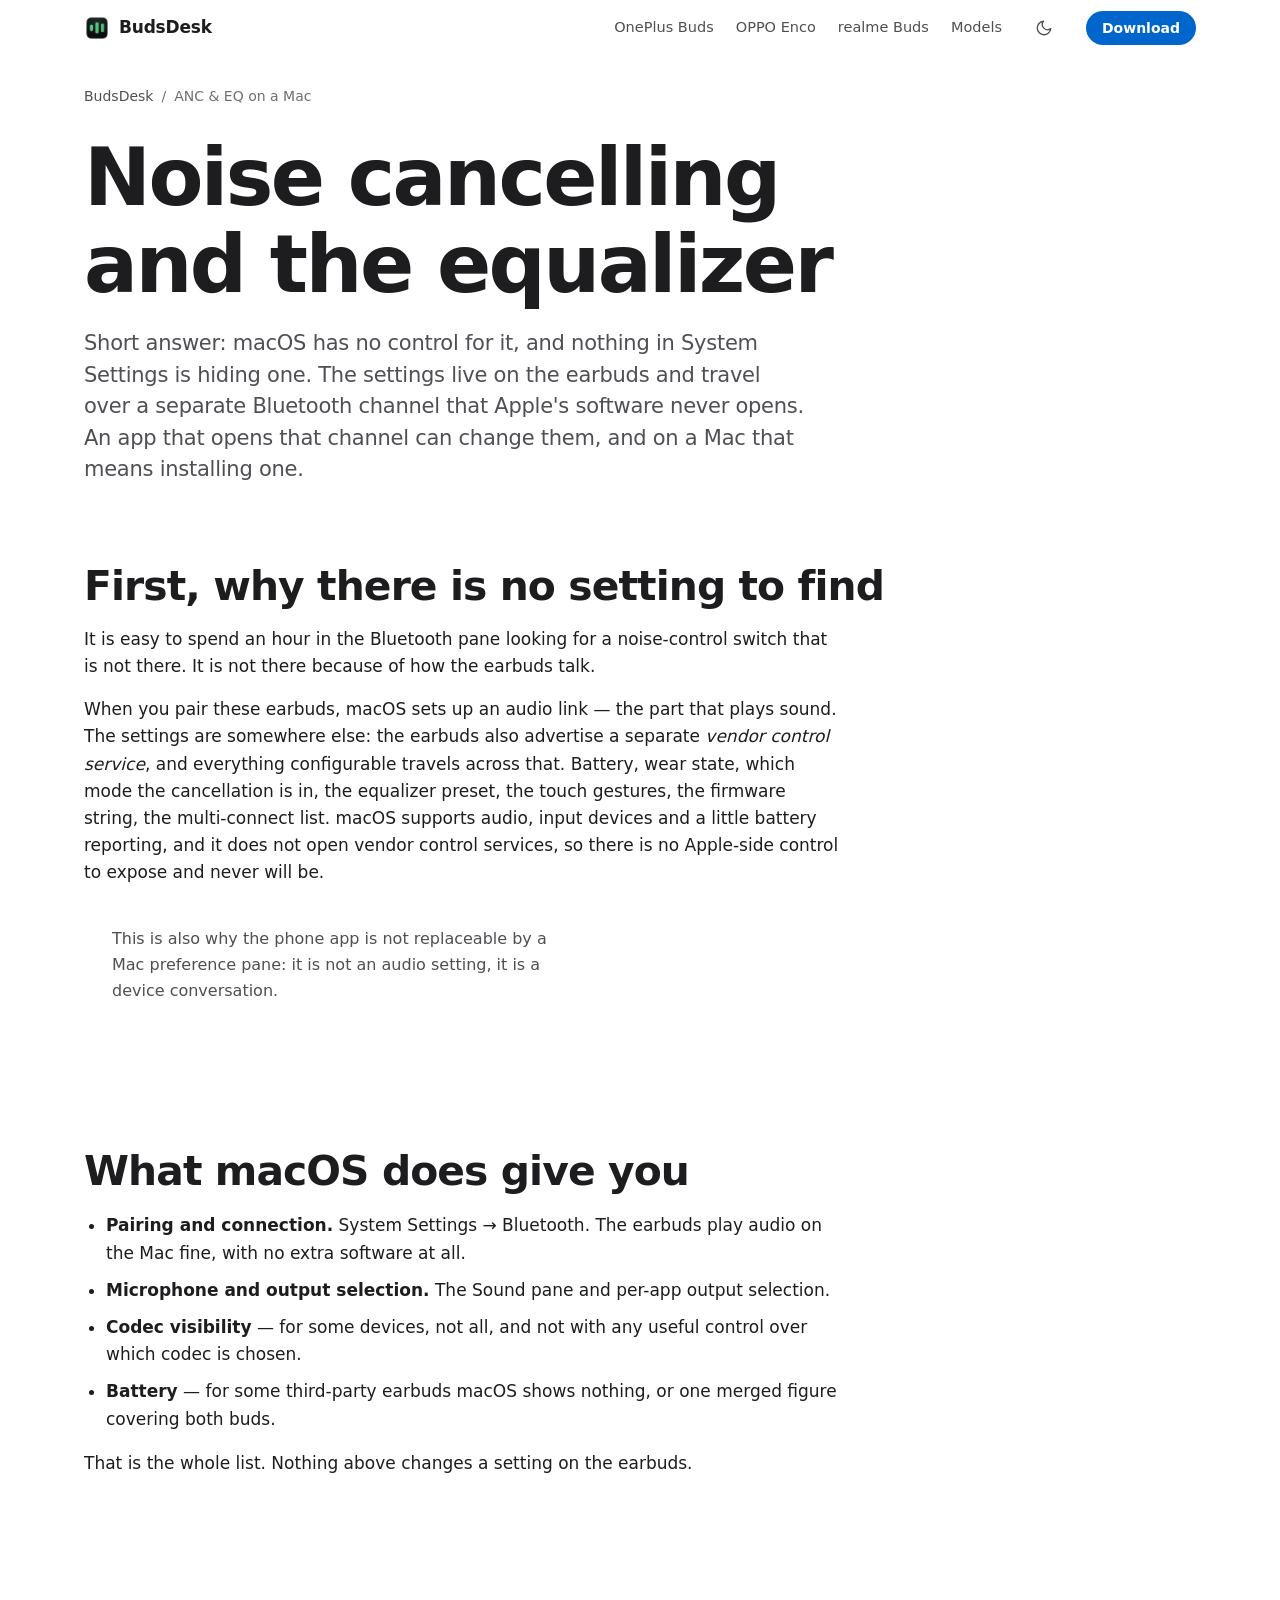
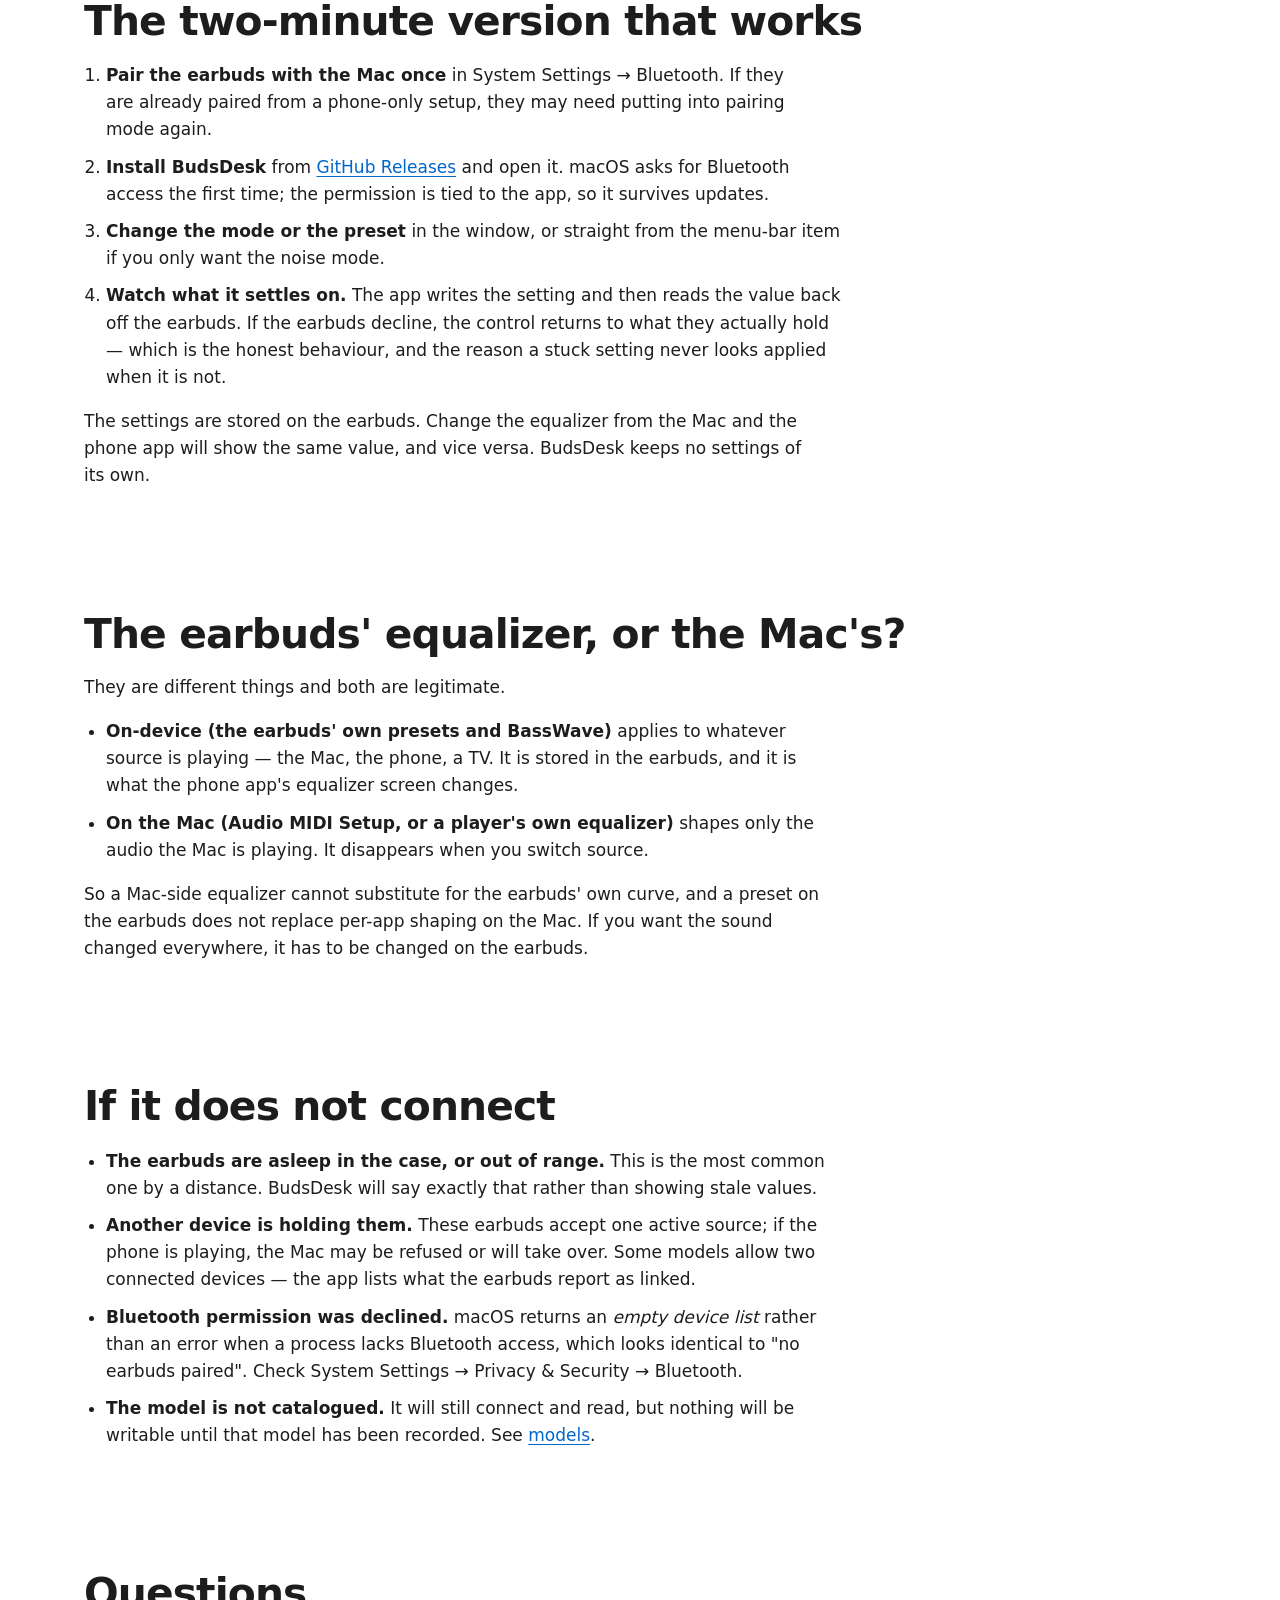
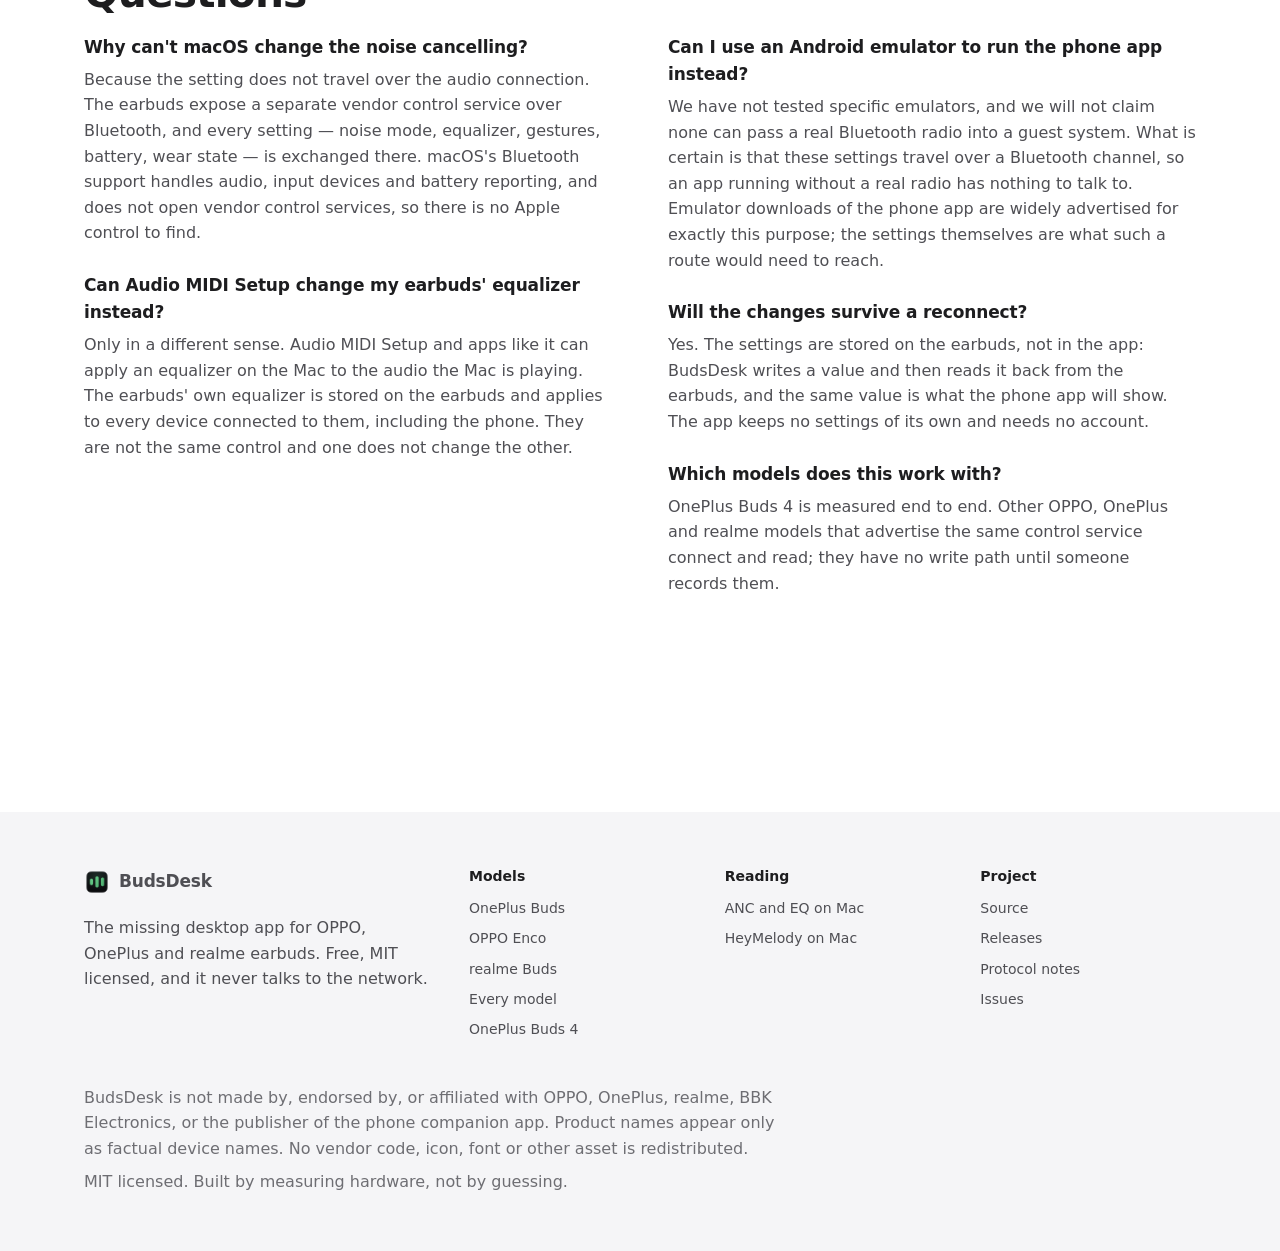
<file: docs/anc-eq-on-mac.html>
<!DOCTYPE html>
<html lang="en">
<head>
<meta charset="utf-8">
<meta name="viewport" content="width=device-width, initial-scale=1">
<title>How to Change OnePlus Buds EQ &amp; ANC on a Mac (No Phone Needed)</title>
<meta name="description" content="macOS has no control for OPPO, OnePlus or realme earbuds' noise cancelling and equalizer. Here is why, what macOS does and does not expose, and how to change ANC, EQ, BassWave and touch gestures from a Mac without the phone.">
<link rel="canonical" href="https://shashank99928.github.io/BudsDesk/anc-eq-on-mac.html">
<meta name="theme-color" content="#ffffff" media="(prefers-color-scheme: light)">
<meta name="theme-color" content="#0e1013" media="(prefers-color-scheme: dark)">
<meta name="color-scheme" content="light dark">

<meta property="og:type" content="article">
<meta property="og:site_name" content="BudsDesk">
<meta property="og:title" content="How to change OnePlus Buds EQ and ANC on a Mac">
<meta property="og:description" content="Why macOS cannot do it, what it can do, and the two-minute version that works.">
<meta property="og:url" content="https://shashank99928.github.io/BudsDesk/anc-eq-on-mac.html">
<meta name="twitter:card" content="summary">
<meta property="og:image" content="https://shashank99928.github.io/BudsDesk/assets/icon.png">

<link rel="stylesheet" href="assets/style.css?v=5">
<script>
try { var saved = localStorage.getItem("budsdesk-appearance"); if (saved === "light" || saved === "dark") { document.documentElement.dataset.theme = saved; } } catch (error) { }
</script>

<!-- The motion layer. This one line marks the document before the first paint, so the page
     is only ever hidden by an animation it has already decided to run. Without it, nothing
     is hidden at all.

     The timer is the other half of that promise: if the script that runs the animation
     never arrives, the mark is taken back off and the page is simply a page. -->
<script>
document.documentElement.classList.add("js");
setTimeout(function () {
    if (!document.documentElement.classList.contains("motion")) {
        document.documentElement.classList.remove("js");
    }
}, 3000);
</script>
<link rel="icon" href="assets/icon.png" type="image/png">

<script type="application/ld+json">
{
  "@context": "https://schema.org",
  "@graph": [
    {
      "@type": "BreadcrumbList",
      "itemListElement": [
        { "@type": "ListItem", "position": 1, "name": "BudsDesk", "item": "https://shashank99928.github.io/BudsDesk/" },
        { "@type": "ListItem", "position": 2, "name": "ANC and EQ on a Mac", "item": "https://shashank99928.github.io/BudsDesk/anc-eq-on-mac.html" }
      ]
    },
    {
      "@type": "HowTo",
      "name": "Change OPPO, OnePlus or realme earbuds noise cancelling and equalizer from a Mac",
      "description": "Pair the earbuds with the Mac once, then change the on-device settings from a native macOS app rather than from a phone.",
      "totalTime": "PT3M",
      "tool": [{ "@type": "HowToTool", "name": "BudsDesk for macOS" }],
      "step": [
        {
          "@type": "HowToStep",
          "name": "Pair the earbuds with the Mac",
          "text": "Put the earbuds in pairing mode and pair them in System Settings > Bluetooth. They connect as ordinary audio devices; no extra software is needed for playback."
        },
        {
          "@type": "HowToStep",
          "name": "Install BudsDesk",
          "text": "Download the disk image from GitHub Releases, drag BudsDesk into Applications, and open it. macOS will ask for Bluetooth access — allow it."
        },
        {
          "@type": "HowToStep",
          "name": "Change the mode or the equalizer",
          "text": "Open BudsDesk's window or its menu-bar item and choose a noise control mode or an equalizer preset. The app writes the setting and then reads it back off the earbuds."
        },
        {
          "@type": "HowToStep",
          "name": "Confirm it stuck",
          "text": "What the app displays after the change is the value the earbuds reported, not the button you pressed. If the setting is not accepted, the control returns to what the earbuds actually hold."
        }
      ]
    },
    {
      "@type": "FAQPage",
      "mainEntity": [
        {
          "@type": "Question",
          "name": "Why can't macOS change the noise cancelling?",
          "acceptedAnswer": {
            "@type": "Answer",
            "text": "Because the setting does not travel over the audio connection. The earbuds expose a separate vendor control service over Bluetooth, and every setting — noise mode, equalizer, gestures, battery, wear state — is exchanged there. macOS's Bluetooth support handles audio, input devices and battery reporting, and does not open vendor control services, so there is no Apple control to find."
          }
        },
        {
          "@type": "Question",
          "name": "Can Audio MIDI Setup change my earbuds' equalizer instead?",
          "acceptedAnswer": {
            "@type": "Answer",
            "text": "Only in a different sense. Audio MIDI Setup and apps like it can apply an equalizer on the Mac to the audio the Mac is playing. The earbuds' own equalizer is stored on the earbuds and applies to every device connected to them, including the phone. They are not the same control and one does not change the other."
          }
        },
        {
          "@type": "Question",
          "name": "Can I use an Android emulator to run the phone app instead?",
          "acceptedAnswer": {
            "@type": "Answer",
            "text": "We have not tested specific emulators, and we will not claim none can pass a real Bluetooth radio into a guest system. What is certain is that these settings travel over a Bluetooth channel, so an app running without a real radio has nothing to talk to. Emulator downloads of the phone app are widely advertised for exactly this purpose; the settings themselves are what such a route would need to reach."
          }
        },
        {
          "@type": "Question",
          "name": "Will the changes survive a reconnect?",
          "acceptedAnswer": {
            "@type": "Answer",
            "text": "Yes. The settings are stored on the earbuds, not in the app: BudsDesk writes a value and then reads it back from the earbuds, and the same value is what the phone app will show. The app keeps no settings of its own and needs no account."
          }
        },
        {
          "@type": "Question",
          "name": "Which models does this work with?",
          "acceptedAnswer": {
            "@type": "Answer",
            "text": "OnePlus Buds 4 is measured end to end. Other OPPO, OnePlus and realme models that advertise the same control service connect and read; they have no write path until someone records them."
          }
        }
      ]
    }
  ]
}
</script>
</head>
<body>

<a class="skip" href="#main">Skip to content</a>

<header class="site">
  <div class="wrap">
    <a class="brand" href="/BudsDesk/"><span class="mark" aria-hidden="true"></span>BudsDesk</a>
    <nav class="site" aria-label="Main">
      <a href="/BudsDesk/oneplus-buds-on-mac.html">OnePlus Buds</a>
      <a href="/BudsDesk/oppo-buds-on-mac.html">OPPO Enco</a>
      <a href="/BudsDesk/realme-buds-on-mac.html">realme Buds</a>
      <a href="/BudsDesk/models.html">Models</a>
    </nav>
    <a class="nav-download" href="https://github.com/shashank99928/BudsDesk/releases/latest/download/BudsDesk.dmg">Download</a>
  </div>
</header>

<main id="main">
<div class="wrap">

  <nav class="crumb" aria-label="Breadcrumb">
    <ol>
      <li><a href="/BudsDesk/">BudsDesk</a></li>
      <li aria-current="page">ANC &amp; EQ on a Mac</li>
    </ol>
  </nav>

  <h1>Noise cancelling and the equalizer</h1>

  <p class="lede" data-reveal>
    Short answer: macOS has no control for it, and nothing in System Settings is hiding one. The
    settings live on the earbuds and travel over a separate Bluetooth channel that Apple's software
    never opens. An app that opens that channel can change them, and on a Mac that means installing
    one.
  </p>

  <section data-reveal>
    <h2 data-reveal>First, why there is no setting to find</h2>

    <p>
      It is easy to spend an hour in the Bluetooth pane looking for a noise-control switch that is not
      there. It is not there because of how the earbuds talk.
    </p>

    <p>
      When you pair these earbuds, macOS sets up an audio link — the part that plays sound. The
      settings are somewhere else: the earbuds also advertise a separate <em>vendor control
      service</em>, and everything configurable travels across that. Battery, wear state, which mode
      the cancellation is in, the equalizer preset, the touch gestures, the firmware string, the
      multi-connect list. macOS supports audio, input devices and a little battery reporting, and it
      does not open vendor control services, so there is no Apple-side control to expose and never
      will be.
    </p>

    <div class="note">
      <p>This is also why the phone app is not replaceable by a Mac preference pane: it is not an
      audio setting, it is a device conversation.</p>
    </div>
  </section>

  <section data-reveal>
    <h2 data-reveal>What macOS does give you</h2>

    <ul>
      <li data-reveal><strong>Pairing and connection.</strong> System Settings &rarr; Bluetooth. The earbuds play
      audio on the Mac fine, with no extra software at all.</li>
      <li data-reveal><strong>Microphone and output selection.</strong> The Sound pane and per-app output
      selection.</li>
      <li data-reveal><strong>Codec visibility</strong> — for some devices, not all, and not with any useful
      control over which codec is chosen.</li>
      <li data-reveal><strong>Battery</strong> — for some third-party earbuds macOS shows nothing, or one merged
      figure covering both buds.</li>
    </ul>

    <p>That is the whole list. Nothing above changes a setting on the earbuds.</p>
  </section>

  <section data-reveal>
    <h2 data-reveal>The two-minute version that works</h2>

    <ol>
      <li data-reveal><strong>Pair the earbuds with the Mac once</strong> in System Settings &rarr; Bluetooth. If
      they are already paired from a phone-only setup, they may need putting into pairing mode
      again.</li>
      <li data-reveal><strong>Install BudsDesk</strong> from
      <a href="https://github.com/shashank99928/BudsDesk/releases/latest">GitHub Releases</a> and
      open it. macOS asks for Bluetooth access the first time; the permission is tied to the app, so
      it survives updates.</li>
      <li data-reveal><strong>Change the mode or the preset</strong> in the window, or straight from the
      menu-bar item if you only want the noise mode.</li>
      <li data-reveal><strong>Watch what it settles on.</strong> The app writes the setting and then reads the
      value back off the earbuds. If the earbuds decline, the control returns to what they actually
      hold — which is the honest behaviour, and the reason a stuck setting never looks applied when
      it is not.</li>
    </ol>

    <p>
      The settings are stored on the earbuds. Change the equalizer from the Mac and the phone app will
      show the same value, and vice versa. BudsDesk keeps no settings of its own.
    </p>
  </section>

  <section data-reveal>
    <h2 data-reveal>The earbuds' equalizer, or the Mac's?</h2>

    <p>
      They are different things and both are legitimate.
    </p>

    <ul>
      <li data-reveal><strong>On-device (the earbuds' own presets and BassWave)</strong> applies to whatever
      source is playing — the Mac, the phone, a TV. It is stored in the earbuds, and it is what the
      phone app's equalizer screen changes.</li>
      <li data-reveal><strong>On the Mac (Audio MIDI Setup, or a player's own equalizer)</strong> shapes only the
      audio the Mac is playing. It disappears when you switch source.</li>
    </ul>

    <p>
      So a Mac-side equalizer cannot substitute for the earbuds' own curve, and a preset on the
      earbuds does not replace per-app shaping on the Mac. If you want the sound changed everywhere,
      it has to be changed on the earbuds.
    </p>
  </section>

  <section data-reveal>
    <h2 data-reveal>If it does not connect</h2>

    <ul>
      <li data-reveal><strong>The earbuds are asleep in the case, or out of range.</strong> This is the most common
      one by a distance. BudsDesk will say exactly that rather than showing stale values.</li>
      <li data-reveal><strong>Another device is holding them.</strong> These earbuds accept one active source;
      if the phone is playing, the Mac may be refused or will take over. Some models allow two
      connected devices — the app lists what the earbuds report as linked.</li>
      <li data-reveal><strong>Bluetooth permission was declined.</strong> macOS returns an <em>empty device
      list</em> rather than an error when a process lacks Bluetooth access, which looks identical to
      "no earbuds paired". Check System Settings &rarr; Privacy &amp; Security &rarr; Bluetooth.</li>
      <li data-reveal><strong>The model is not catalogued.</strong> It will still connect and read, but nothing
      will be writable until that model has been recorded. See
      <a href="/BudsDesk/models.html">models</a>.</li>
    </ul>
  </section>

  <section data-reveal>
    <h2 data-reveal>Questions</h2>
    <dl class="faq">
      <dt>Why can't macOS change the noise cancelling?</dt>
      <dd>Because the setting does not travel over the audio connection. The earbuds expose a separate
      vendor control service over Bluetooth, and every setting — noise mode, equalizer, gestures,
      battery, wear state — is exchanged there. macOS's Bluetooth support handles audio, input devices
      and battery reporting, and does not open vendor control services, so there is no Apple control to
      find.</dd>

      <dt>Can Audio MIDI Setup change my earbuds' equalizer instead?</dt>
      <dd>Only in a different sense. Audio MIDI Setup and apps like it can apply an equalizer on the Mac
      to the audio the Mac is playing. The earbuds' own equalizer is stored on the earbuds and applies
      to every device connected to them, including the phone. They are not the same control and one
      does not change the other.</dd>

      <dt>Can I use an Android emulator to run the phone app instead?</dt>
      <dd>We have not tested specific emulators, and we will not claim none can pass a real Bluetooth
      radio into a guest system. What is certain is that these settings travel over a Bluetooth
      channel, so an app running without a real radio has nothing to talk to. Emulator downloads of the
      phone app are widely advertised for exactly this purpose; the settings themselves are what such a
      route would need to reach.</dd>

      <dt>Will the changes survive a reconnect?</dt>
      <dd>Yes. The settings are stored on the earbuds, not in the app: BudsDesk writes a value and then
      reads it back from the earbuds, and the same value is what the phone app will show. The app keeps
      no settings of its own and needs no account.</dd>

      <dt>Which models does this work with?</dt>
      <dd>OnePlus Buds 4 is measured end to end. Other OPPO, OnePlus and realme models that advertise
      the same control service connect and read; they have no write path until someone records
      them.</dd>
    </dl>
  </section>

</div>
</main>

<footer class="site">
  <div class="wrap">
    <div class="footer-grid">
      <div class="footer-about">
        <a class="brand" href="/BudsDesk/"><span class="mark" aria-hidden="true"></span>BudsDesk</a>
        <p>The missing desktop app for OPPO, OnePlus and realme earbuds. Free, MIT licensed, and
        it never talks to the network.</p>
      </div>

      <nav aria-label="Models">
        <h2>Models</h2>
        <ul>
          <li><a href="/BudsDesk/oneplus-buds-on-mac.html">OnePlus Buds</a></li>
          <li><a href="/BudsDesk/oppo-buds-on-mac.html">OPPO Enco</a></li>
          <li><a href="/BudsDesk/realme-buds-on-mac.html">realme Buds</a></li>
          <li><a href="/BudsDesk/models.html">Every model</a></li>
          <li><a href="/BudsDesk/oneplus-buds-4.html">OnePlus Buds 4</a></li>
        </ul>
      </nav>

      <nav aria-label="Reading">
        <h2>Reading</h2>
        <ul>
          <li><a href="/BudsDesk/anc-eq-on-mac.html">ANC and EQ on Mac</a></li>
          <li><a href="/BudsDesk/heymelody-on-mac.html">HeyMelody on Mac</a></li>
        </ul>
      </nav>

      <nav aria-label="Project">
        <h2>Project</h2>
        <ul>
          <li><a href="https://github.com/shashank99928/BudsDesk">Source</a></li>
          <li><a href="https://github.com/shashank99928/BudsDesk/releases">Releases</a></li>
          <li><a href="https://github.com/shashank99928/BudsDesk/blob/main/protocol/PROTOCOL.md">Protocol notes</a></li>
          <li><a href="https://github.com/shashank99928/BudsDesk/issues">Issues</a></li>
        </ul>
      </nav>
    </div>

    <div class="footer-fine">
      <p>BudsDesk is not made by, endorsed by, or affiliated with OPPO, OnePlus, realme, BBK
      Electronics, or the publisher of the phone companion app. Product names appear only as
      factual device names. No vendor code, icon, font or other asset is redistributed.</p>
      <p>MIT licensed. Built by measuring hardware, not by guessing.</p>
    </div>
  </div>
</footer>

<script src="assets/site.js?v=5" defer></script>

</body>
</html>
</file>
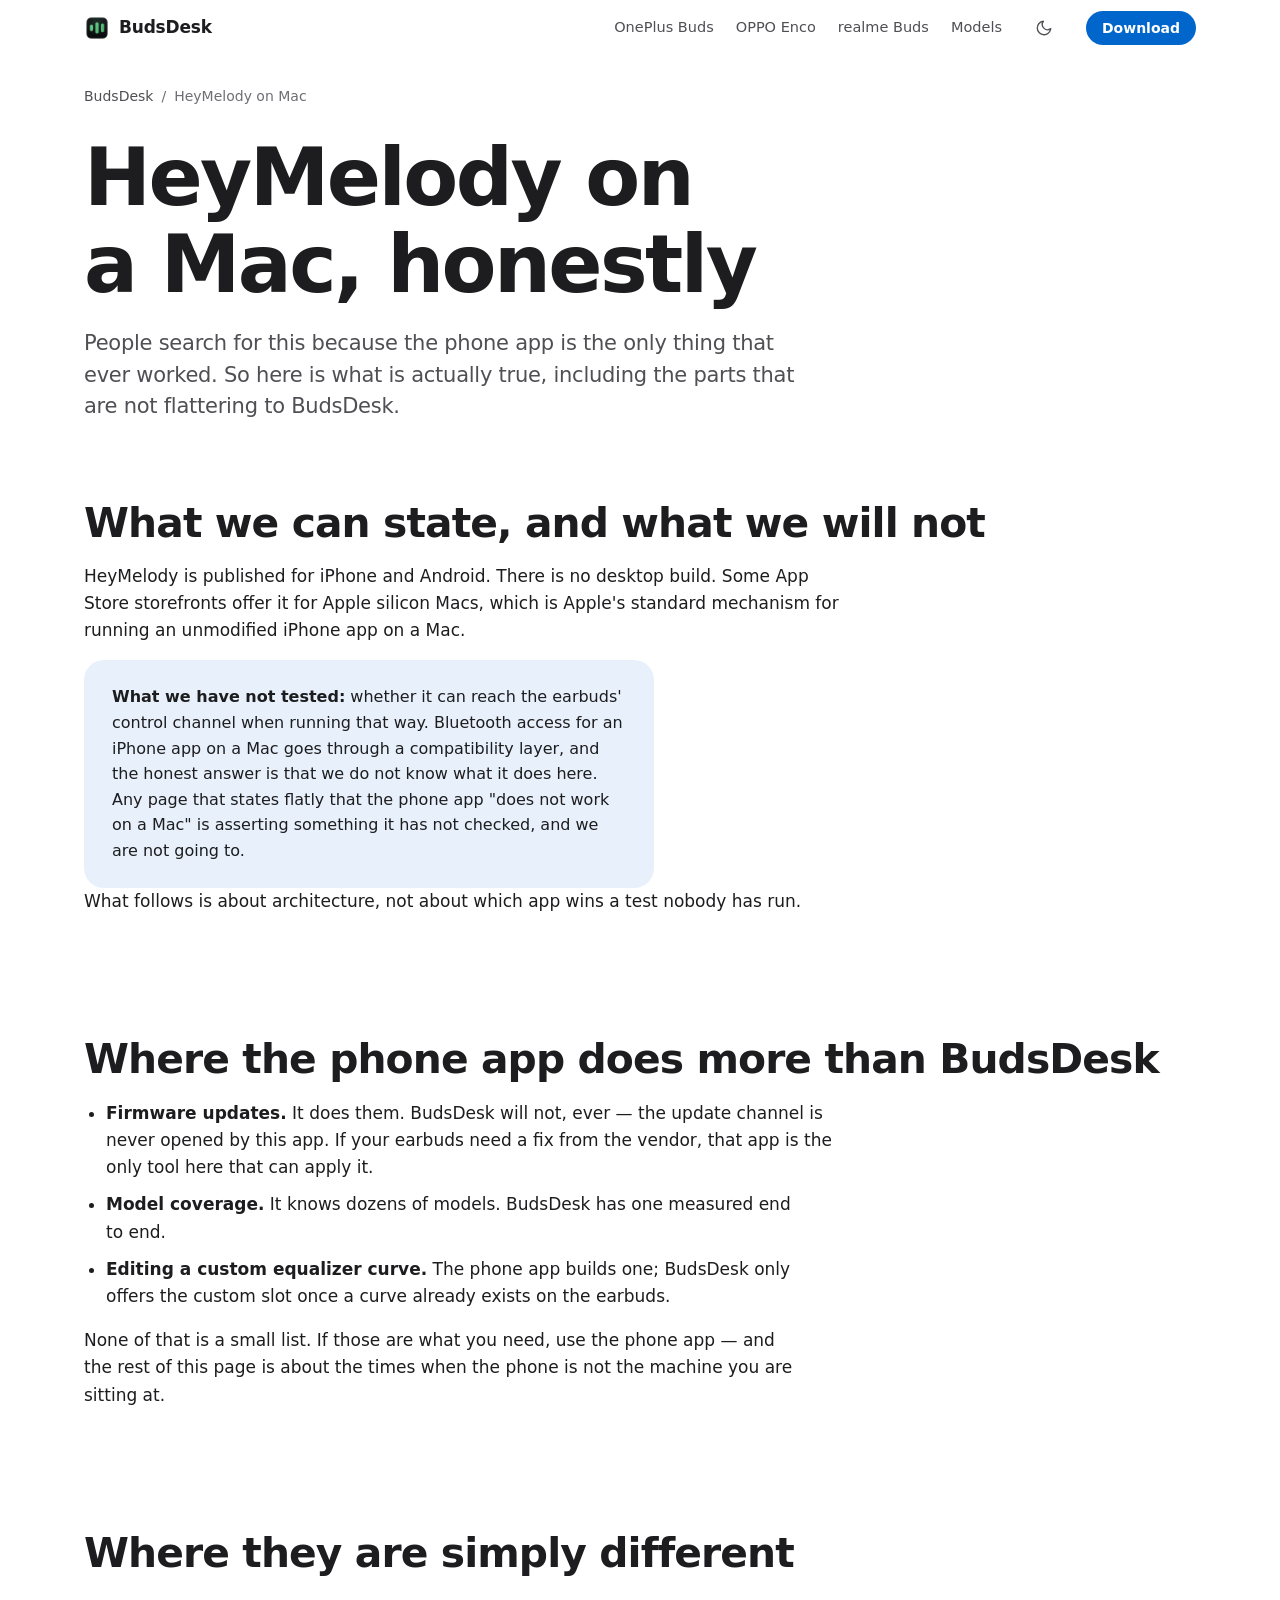
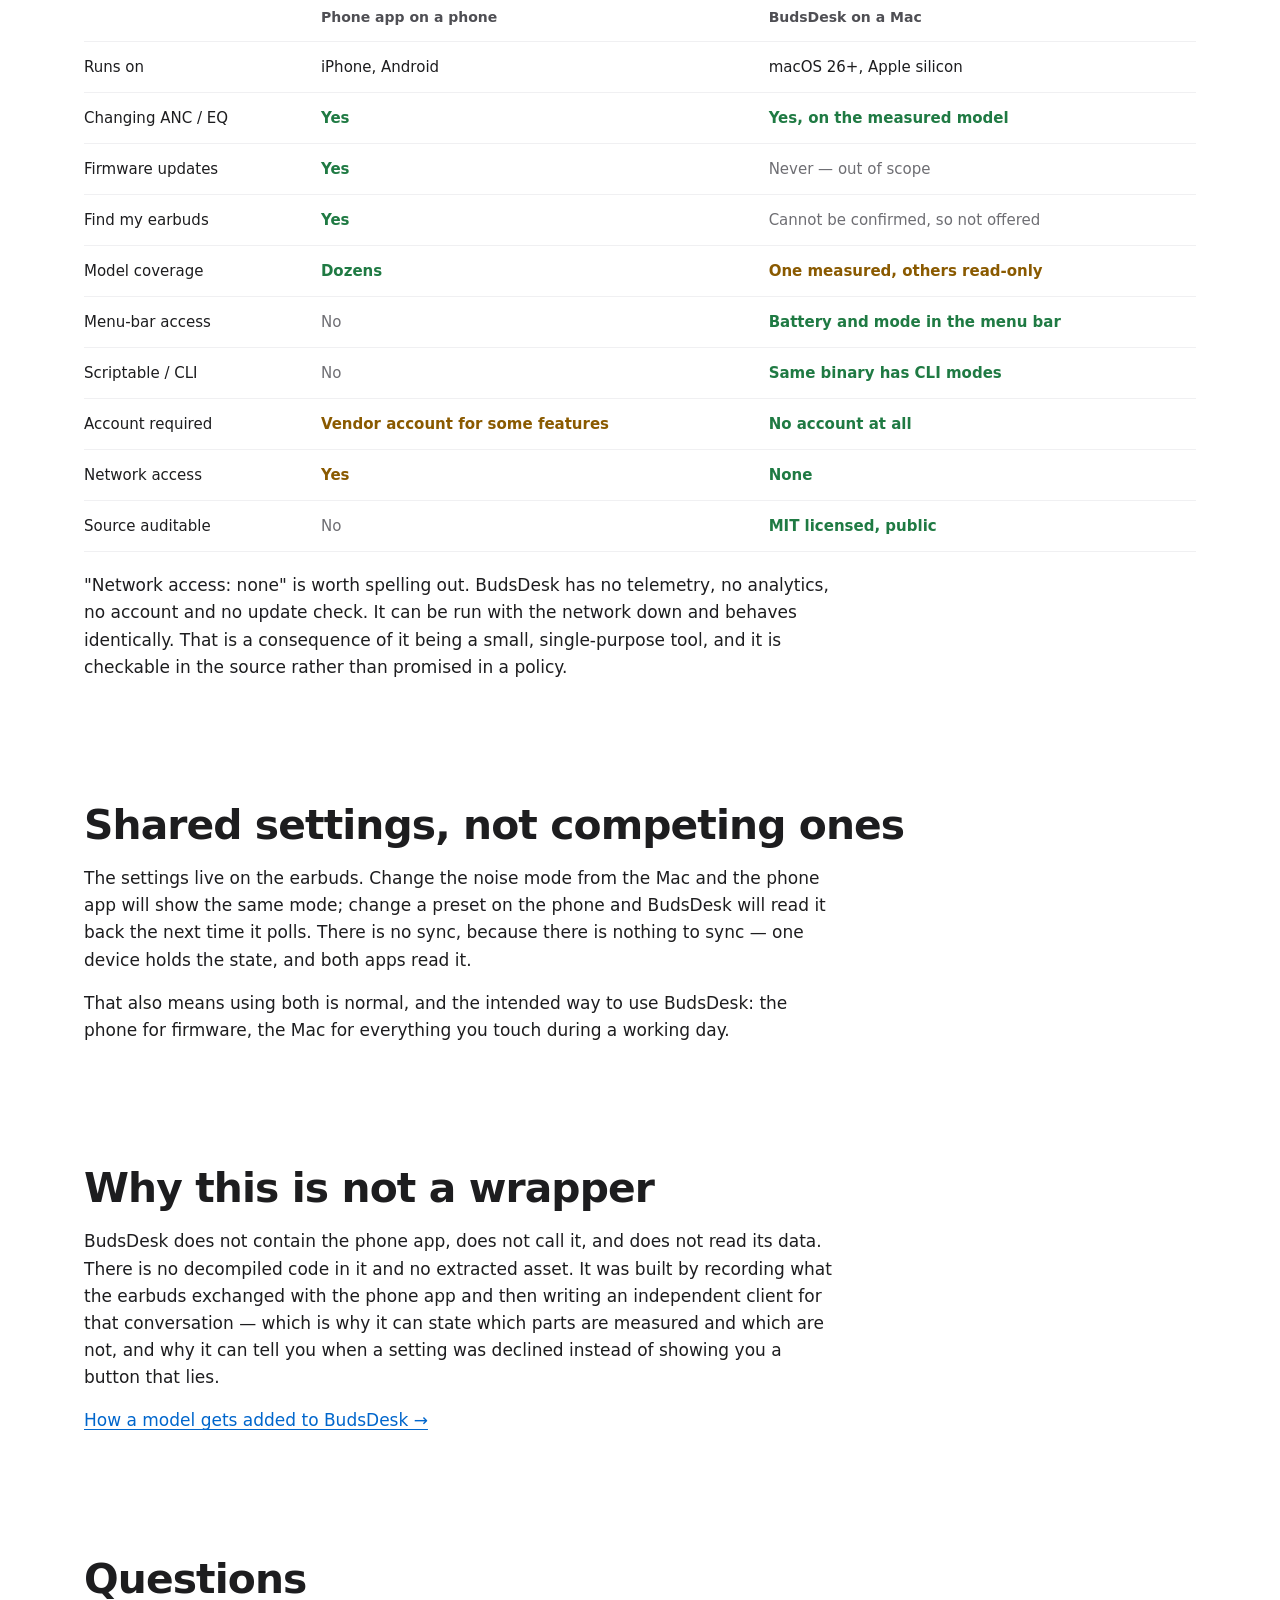
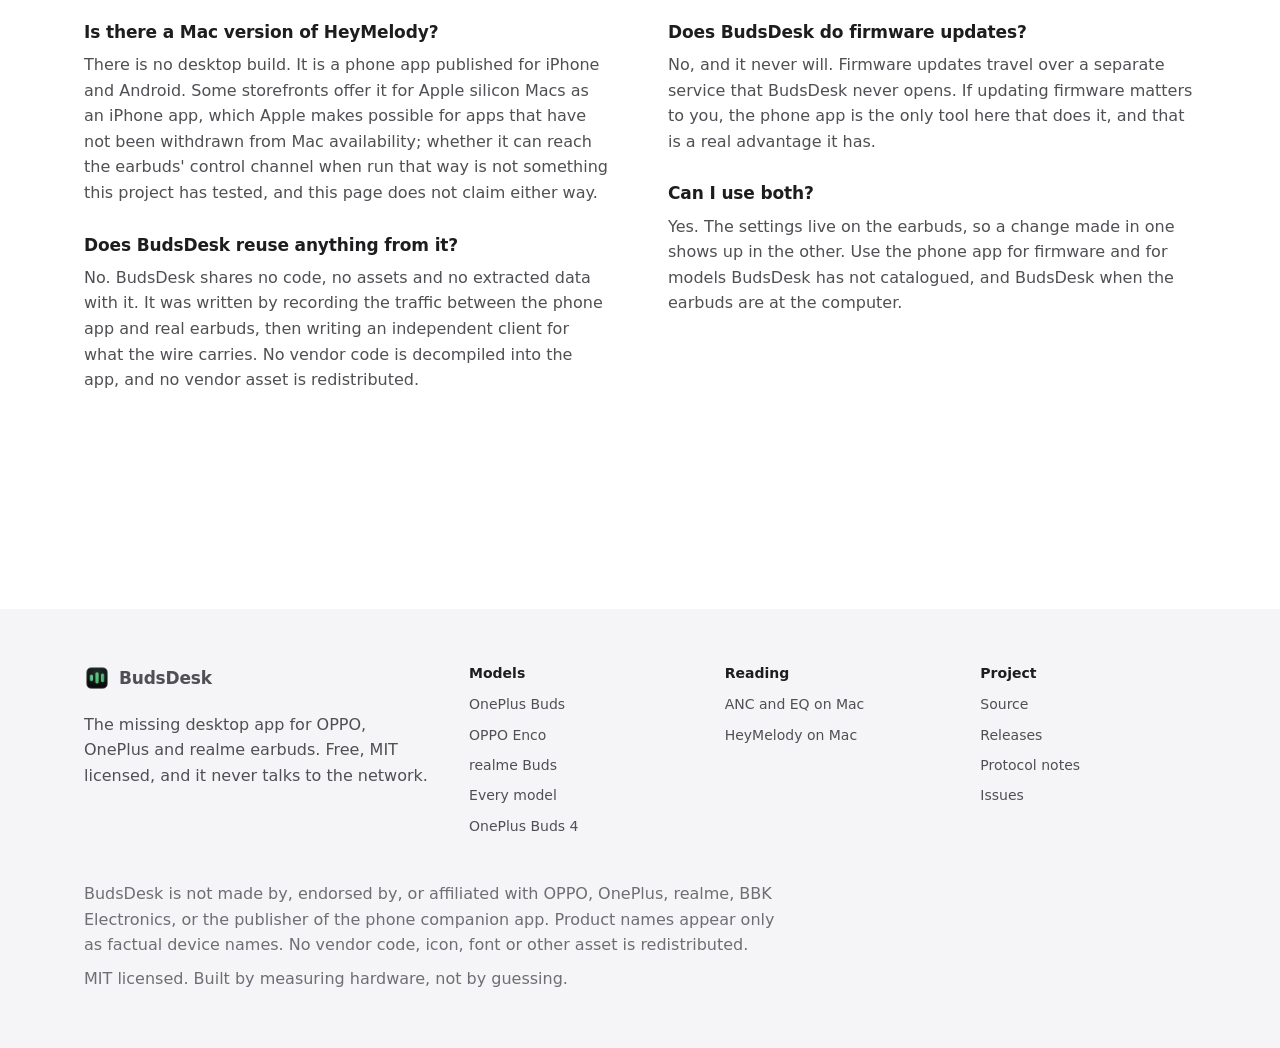
<file: docs/heymelody-on-mac.html>
<!DOCTYPE html>
<html lang="en">
<head>
<meta charset="utf-8">
<meta name="viewport" content="width=device-width, initial-scale=1">
<title>HeyMelody for Mac? A Native Alternative — BudsDesk</title>
<meta name="description" content="HeyMelody is a phone app with no desktop build. What that means on macOS, what we have and have not tested, and how BudsDesk differs — including where the phone app does more than BudsDesk does.">
<link rel="canonical" href="https://shashank99928.github.io/BudsDesk/heymelody-on-mac.html">
<meta name="theme-color" content="#ffffff" media="(prefers-color-scheme: light)">
<meta name="theme-color" content="#0e1013" media="(prefers-color-scheme: dark)">
<meta name="color-scheme" content="light dark">

<meta property="og:type" content="article">
<meta property="og:site_name" content="BudsDesk">
<meta property="og:title" content="HeyMelody for Mac? An honest look, and a native alternative">
<meta property="og:description" content="What the phone app does on a Mac, what BudsDesk does instead, and where the phone app still does more.">
<meta property="og:url" content="https://shashank99928.github.io/BudsDesk/heymelody-on-mac.html">
<meta name="twitter:card" content="summary">
<meta property="og:image" content="https://shashank99928.github.io/BudsDesk/assets/icon.png">

<link rel="stylesheet" href="assets/style.css?v=5">
<script>
try { var saved = localStorage.getItem("budsdesk-appearance"); if (saved === "light" || saved === "dark") { document.documentElement.dataset.theme = saved; } } catch (error) { }
</script>

<!-- The motion layer. This one line marks the document before the first paint, so the page
     is only ever hidden by an animation it has already decided to run. Without it, nothing
     is hidden at all.

     The timer is the other half of that promise: if the script that runs the animation
     never arrives, the mark is taken back off and the page is simply a page. -->
<script>
document.documentElement.classList.add("js");
setTimeout(function () {
    if (!document.documentElement.classList.contains("motion")) {
        document.documentElement.classList.remove("js");
    }
}, 3000);
</script>
<link rel="icon" href="assets/icon.png" type="image/png">

<script type="application/ld+json">
{
  "@context": "https://schema.org",
  "@graph": [
    {
      "@type": "BreadcrumbList",
      "itemListElement": [
        { "@type": "ListItem", "position": 1, "name": "BudsDesk", "item": "https://shashank99928.github.io/BudsDesk/" },
        { "@type": "ListItem", "position": 2, "name": "HeyMelody on Mac", "item": "https://shashank99928.github.io/BudsDesk/heymelody-on-mac.html" }
      ]
    },
    {
      "@type": "FAQPage",
      "mainEntity": [
        {
          "@type": "Question",
          "name": "Is there a Mac version of HeyMelody?",
          "acceptedAnswer": {
            "@type": "Answer",
            "text": "There is no desktop build. It is a phone app published for iPhone and Android. Some storefronts offer it for Apple silicon Macs as an iPhone app, which Apple makes possible for apps that have not been withdrawn from Mac availability; whether it can reach the earbuds' control channel when run that way is not something this project has tested, and this page does not claim either way."
          }
        },
        {
          "@type": "Question",
          "name": "Does BudsDesk reuse anything from it?",
          "acceptedAnswer": {
            "@type": "Answer",
            "text": "No. BudsDesk shares no code, no assets and no extracted data with it. It was written by recording the traffic between the phone app and real earbuds, then writing an independent client for what the wire carries. No vendor code is decompiled into the app, and no vendor asset is redistributed."
          }
        },
        {
          "@type": "Question",
          "name": "Does BudsDesk do firmware updates?",
          "acceptedAnswer": {
            "@type": "Answer",
            "text": "No, and it never will. Firmware updates travel over a separate service that BudsDesk never opens. If updating firmware matters to you, the phone app is the only tool here that does it, and that is a real advantage it has."
          }
        },
        {
          "@type": "Question",
          "name": "Can I use both?",
          "acceptedAnswer": {
            "@type": "Answer",
            "text": "Yes. The settings live on the earbuds, so a change made in one shows up in the other. Use the phone app for firmware and for models BudsDesk has not catalogued, and BudsDesk when the earbuds are at the computer."
          }
        }
      ]
    }
  ]
}
</script>
</head>
<body>

<a class="skip" href="#main">Skip to content</a>

<header class="site">
  <div class="wrap">
    <a class="brand" href="/BudsDesk/"><span class="mark" aria-hidden="true"></span>BudsDesk</a>
    <nav class="site" aria-label="Main">
      <a href="/BudsDesk/oneplus-buds-on-mac.html">OnePlus Buds</a>
      <a href="/BudsDesk/oppo-buds-on-mac.html">OPPO Enco</a>
      <a href="/BudsDesk/realme-buds-on-mac.html">realme Buds</a>
      <a href="/BudsDesk/models.html">Models</a>
    </nav>
    <a class="nav-download" href="https://github.com/shashank99928/BudsDesk/releases/latest/download/BudsDesk.dmg">Download</a>
  </div>
</header>

<main id="main">
<div class="wrap">

  <nav class="crumb" aria-label="Breadcrumb">
    <ol>
      <li><a href="/BudsDesk/">BudsDesk</a></li>
      <li aria-current="page">HeyMelody on Mac</li>
    </ol>
  </nav>

  <h1>HeyMelody on a Mac, honestly</h1>

  <p class="lede" data-reveal>
    People search for this because the phone app is the only thing that ever worked. So here is what
    is actually true, including the parts that are not flattering to BudsDesk.
  </p>

  <section data-reveal>
    <h2 data-reveal>What we can state, and what we will not</h2>

    <p>
      HeyMelody is published for iPhone and Android. There is no desktop build. Some App Store
      storefronts offer it for Apple silicon Macs, which is Apple's standard mechanism for running an
      unmodified iPhone app on a Mac.
    </p>

    <div class="note warn">
      <p><strong>What we have not tested:</strong> whether it can reach the earbuds' control channel
      when running that way. Bluetooth access for an iPhone app on a Mac goes through a compatibility
      layer, and the honest answer is that we do not know what it does here. Any page that states
      flatly that the phone app "does not work on a Mac" is asserting something it has not checked,
      and we are not going to.</p>
    </div>

    <p>
      What follows is about architecture, not about which app wins a test nobody has run.
    </p>
  </section>

  <section data-reveal>
    <h2 data-reveal>Where the phone app does more than BudsDesk</h2>

    <ul>
      <li data-reveal><strong>Firmware updates.</strong> It does them. BudsDesk will not, ever — the update channel
      is never opened by this app. If your earbuds need a fix from the vendor, that app is the only
      tool here that can apply it.</li>
      <li data-reveal><strong>Model coverage.</strong> It knows dozens of models. BudsDesk has one measured end to
      end.</li>
      <li data-reveal><strong>Editing a custom equalizer curve.</strong> The phone app builds one; BudsDesk only
      offers the custom slot once a curve already exists on the earbuds.</li>
    </ul>

    <p>
      None of that is a small list. If those are what you need, use the phone app — and the rest of
      this page is about the times when the phone is not the machine you are sitting at.
    </p>
  </section>

  <section data-reveal>
    <h2 data-reveal>Where they are simply different</h2>

    <div class="scroll-x">
    <table>
      <thead>
        <tr><th scope="col"></th><th scope="col">Phone app on a phone</th><th scope="col">BudsDesk on a Mac</th></tr>
      </thead>
      <tbody>
        <tr><td>Runs on</td><td>iPhone, Android</td><td>macOS 26+, Apple silicon</td></tr>
        <tr><td>Changing ANC / EQ</td><td class="yes">Yes</td><td class="yes">Yes, on the measured model</td></tr>
        <tr><td>Firmware updates</td><td class="yes">Yes</td><td class="no">Never — out of scope</td></tr>
        <tr><td>Find my earbuds</td><td class="yes">Yes</td><td class="no">Cannot be confirmed, so not offered</td></tr>
        <tr><td>Model coverage</td><td class="yes">Dozens</td><td class="partial">One measured, others read-only</td></tr>
        <tr><td>Menu-bar access</td><td class="no">No</td><td class="yes">Battery and mode in the menu bar</td></tr>
        <tr><td>Scriptable / CLI</td><td class="no">No</td><td class="yes">Same binary has CLI modes</td></tr>
        <tr><td>Account required</td><td class="partial">Vendor account for some features</td><td class="yes">No account at all</td></tr>
        <tr><td>Network access</td><td class="partial">Yes</td><td class="yes">None</td></tr>
        <tr><td>Source auditable</td><td class="no">No</td><td class="yes">MIT licensed, public</td></tr>
      </tbody>
    </table>
    </div>

    <p>
      "Network access: none" is worth spelling out. BudsDesk has no telemetry, no analytics, no
      account and no update check. It can be run with the network down and behaves identically. That
      is a consequence of it being a small, single-purpose tool, and it is checkable in the source
      rather than promised in a policy.
    </p>
  </section>

  <section data-reveal>
    <h2 data-reveal>Shared settings, not competing ones</h2>

    <p>
      The settings live on the earbuds. Change the noise mode from the Mac and the phone app will show
      the same mode; change a preset on the phone and BudsDesk will read it back the next time it
      polls. There is no sync, because there is nothing to sync — one device holds the state, and both
      apps read it.
    </p>

    <p>
      That also means using both is normal, and the intended way to use BudsDesk: the phone for
      firmware, the Mac for everything you touch during a working day.
    </p>
  </section>

  <section data-reveal>
    <h2 data-reveal>Why this is not a wrapper</h2>

    <p>
      BudsDesk does not contain the phone app, does not call it, and does not read its data. There is
      no decompiled code in it and no extracted asset. It was built by recording what the earbuds
      exchanged with the phone app and then writing an independent client for that conversation —
      which is why it can state which parts are measured and which are not, and why it can tell you
      when a setting was declined instead of showing you a button that lies.
    </p>

    <p>
      <a href="/BudsDesk/models.html">How a model gets added to BudsDesk &rarr;</a>
    </p>
  </section>

  <section data-reveal>
    <h2 data-reveal>Questions</h2>
    <dl class="faq">
      <dt>Is there a Mac version of HeyMelody?</dt>
      <dd>There is no desktop build. It is a phone app published for iPhone and Android. Some
      storefronts offer it for Apple silicon Macs as an iPhone app, which Apple makes possible for apps
      that have not been withdrawn from Mac availability; whether it can reach the earbuds' control
      channel when run that way is not something this project has tested, and this page does not claim
      either way.</dd>

      <dt>Does BudsDesk reuse anything from it?</dt>
      <dd>No. BudsDesk shares no code, no assets and no extracted data with it. It was written by
      recording the traffic between the phone app and real earbuds, then writing an independent client
      for what the wire carries. No vendor code is decompiled into the app, and no vendor asset is
      redistributed.</dd>

      <dt>Does BudsDesk do firmware updates?</dt>
      <dd>No, and it never will. Firmware updates travel over a separate service that BudsDesk never
      opens. If updating firmware matters to you, the phone app is the only tool here that does it, and
      that is a real advantage it has.</dd>

      <dt>Can I use both?</dt>
      <dd>Yes. The settings live on the earbuds, so a change made in one shows up in the other. Use the
      phone app for firmware and for models BudsDesk has not catalogued, and BudsDesk when the earbuds
      are at the computer.</dd>
    </dl>
  </section>

</div>
</main>

<footer class="site">
  <div class="wrap">
    <div class="footer-grid">
      <div class="footer-about">
        <a class="brand" href="/BudsDesk/"><span class="mark" aria-hidden="true"></span>BudsDesk</a>
        <p>The missing desktop app for OPPO, OnePlus and realme earbuds. Free, MIT licensed, and
        it never talks to the network.</p>
      </div>

      <nav aria-label="Models">
        <h2>Models</h2>
        <ul>
          <li><a href="/BudsDesk/oneplus-buds-on-mac.html">OnePlus Buds</a></li>
          <li><a href="/BudsDesk/oppo-buds-on-mac.html">OPPO Enco</a></li>
          <li><a href="/BudsDesk/realme-buds-on-mac.html">realme Buds</a></li>
          <li><a href="/BudsDesk/models.html">Every model</a></li>
          <li><a href="/BudsDesk/oneplus-buds-4.html">OnePlus Buds 4</a></li>
        </ul>
      </nav>

      <nav aria-label="Reading">
        <h2>Reading</h2>
        <ul>
          <li><a href="/BudsDesk/anc-eq-on-mac.html">ANC and EQ on Mac</a></li>
          <li><a href="/BudsDesk/heymelody-on-mac.html">HeyMelody on Mac</a></li>
        </ul>
      </nav>

      <nav aria-label="Project">
        <h2>Project</h2>
        <ul>
          <li><a href="https://github.com/shashank99928/BudsDesk">Source</a></li>
          <li><a href="https://github.com/shashank99928/BudsDesk/releases">Releases</a></li>
          <li><a href="https://github.com/shashank99928/BudsDesk/blob/main/protocol/PROTOCOL.md">Protocol notes</a></li>
          <li><a href="https://github.com/shashank99928/BudsDesk/issues">Issues</a></li>
        </ul>
      </nav>
    </div>

    <div class="footer-fine">
      <p>BudsDesk is not made by, endorsed by, or affiliated with OPPO, OnePlus, realme, BBK
      Electronics, or the publisher of the phone companion app. Product names appear only as
      factual device names. No vendor code, icon, font or other asset is redistributed.</p>
      <p>MIT licensed. Built by measuring hardware, not by guessing.</p>
    </div>
  </div>
</footer>

<script src="assets/site.js?v=5" defer></script>

</body>
</html>
</file>
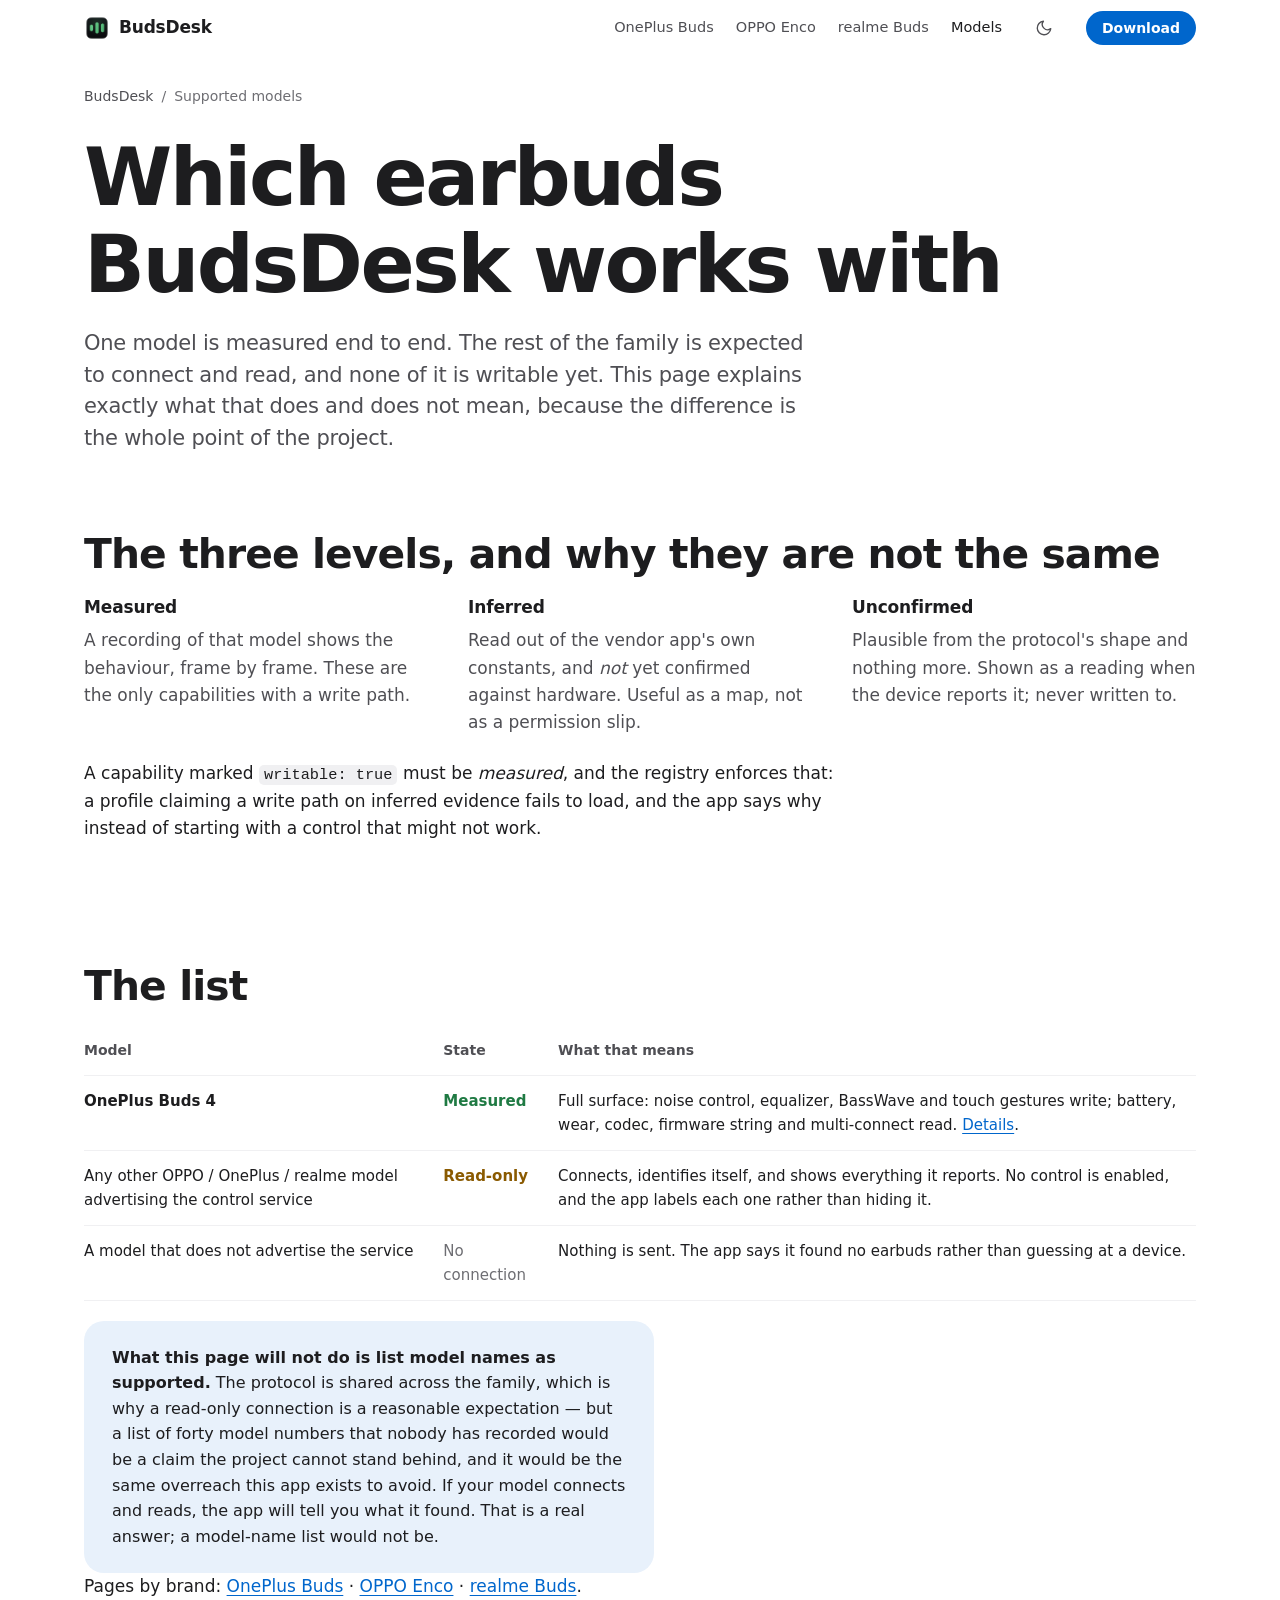
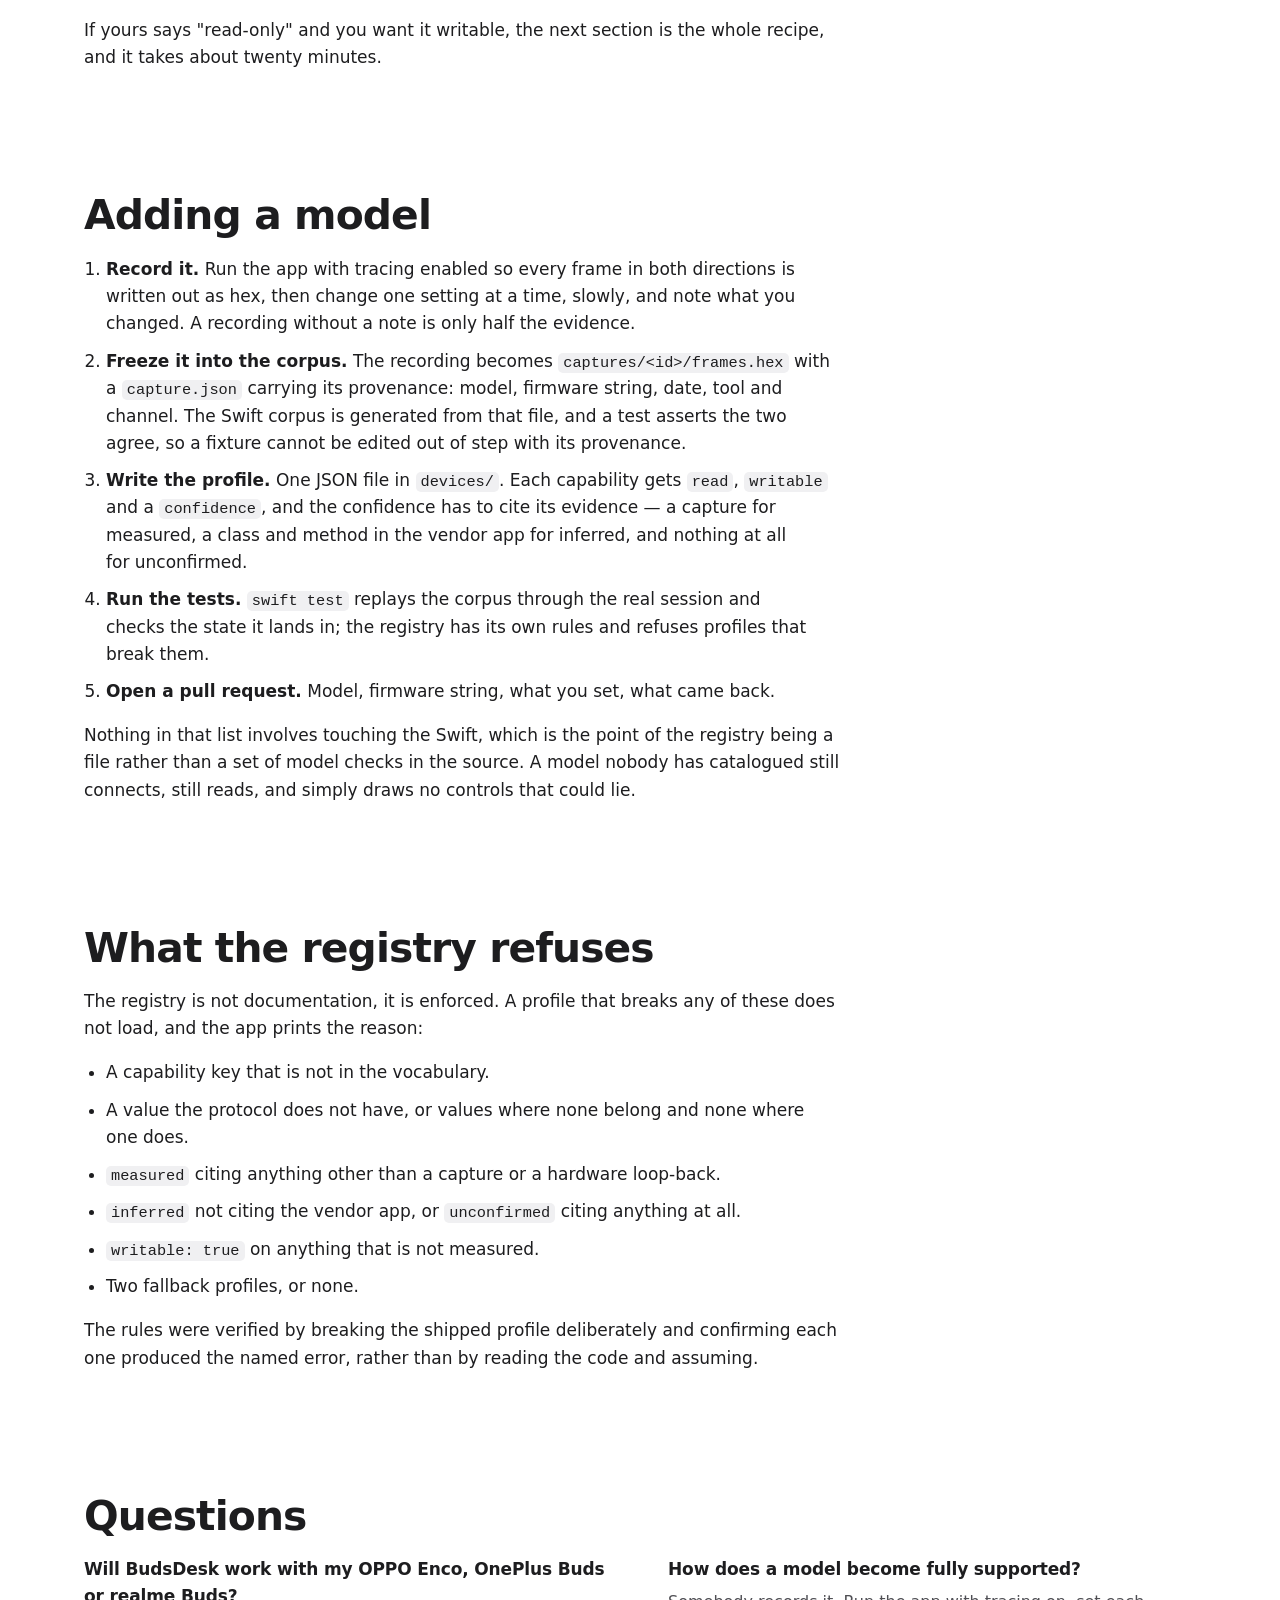
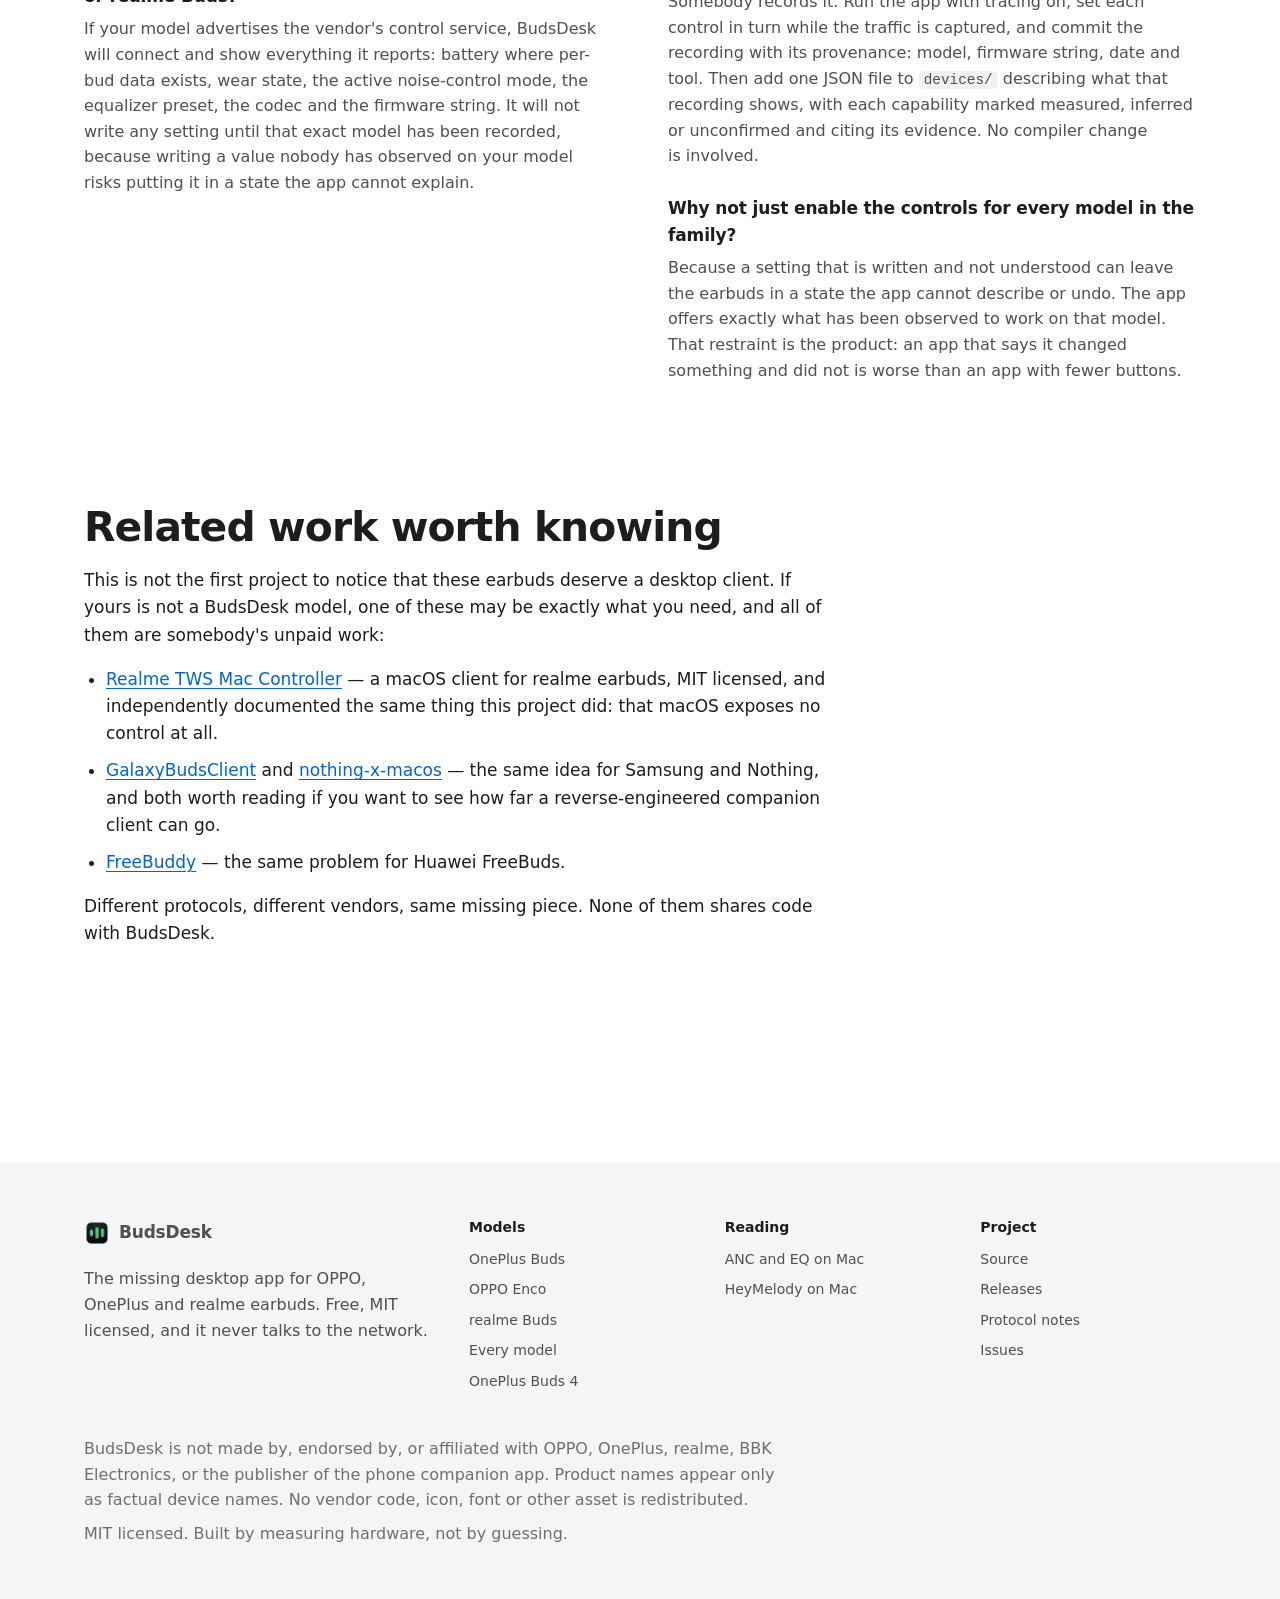
<file: docs/models.html>
<!DOCTYPE html>
<html lang="en">
<head>
<meta charset="utf-8">
<meta name="viewport" content="width=device-width, initial-scale=1">
<title>Supported Earbuds Models — BudsDesk for macOS</title>
<meta name="description" content="Which OPPO, OnePlus and realme earbuds BudsDesk controls on a Mac, what read-only means, what the capability registry enforces, and how to add a model by recording it.">
<link rel="canonical" href="https://shashank99928.github.io/BudsDesk/models.html">
<meta name="theme-color" content="#ffffff" media="(prefers-color-scheme: light)">
<meta name="theme-color" content="#0e1013" media="(prefers-color-scheme: dark)">
<meta name="color-scheme" content="light dark">

<meta property="og:type" content="article">
<meta property="og:site_name" content="BudsDesk">
<meta property="og:title" content="Supported models — BudsDesk">
<meta property="og:description" content="One model measured end to end, the whole family read-only, and how a model gets added.">
<meta property="og:url" content="https://shashank99928.github.io/BudsDesk/models.html">
<meta name="twitter:card" content="summary">
<meta property="og:image" content="https://shashank99928.github.io/BudsDesk/assets/icon.png">

<link rel="stylesheet" href="assets/style.css?v=5">
<script>
try { var saved = localStorage.getItem("budsdesk-appearance"); if (saved === "light" || saved === "dark") { document.documentElement.dataset.theme = saved; } } catch (error) { }
</script>

<!-- The motion layer. This one line marks the document before the first paint, so the page
     is only ever hidden by an animation it has already decided to run. Without it, nothing
     is hidden at all.

     The timer is the other half of that promise: if the script that runs the animation
     never arrives, the mark is taken back off and the page is simply a page. -->
<script>
document.documentElement.classList.add("js");
setTimeout(function () {
    if (!document.documentElement.classList.contains("motion")) {
        document.documentElement.classList.remove("js");
    }
}, 3000);
</script>
<link rel="icon" href="assets/icon.png" type="image/png">

<script type="application/ld+json">
{
  "@context": "https://schema.org",
  "@graph": [
    {
      "@type": "BreadcrumbList",
      "itemListElement": [
        { "@type": "ListItem", "position": 1, "name": "BudsDesk", "item": "https://shashank99928.github.io/BudsDesk/" },
        { "@type": "ListItem", "position": 2, "name": "Supported models", "item": "https://shashank99928.github.io/BudsDesk/models.html" }
      ]
    },
    {
      "@type": "FAQPage",
      "mainEntity": [
        {
          "@type": "Question",
          "name": "Will BudsDesk work with my OPPO Enco, OnePlus Buds or realme Buds?",
          "acceptedAnswer": {
            "@type": "Answer",
            "text": "If your model advertises the vendor's control service, BudsDesk will connect and show everything it reports: battery where per-bud data exists, wear state, the active noise-control mode, the equalizer preset, the codec and the firmware string. It will not write any setting until that exact model has been recorded, because writing a value nobody has observed on your model risks putting it in a state the app cannot explain."
          }
        },
        {
          "@type": "Question",
          "name": "How does a model become fully supported?",
          "acceptedAnswer": {
            "@type": "Answer",
            "text": "Somebody records it. Run the app with tracing on, set each control in turn while the traffic is captured, and commit the recording with its provenance: model, firmware string, date and tool. Then add one JSON file to devices/ describing what that recording shows, with each capability marked measured, inferred or unconfirmed and citing its evidence. No compiler change is involved."
          }
        },
        {
          "@type": "Question",
          "name": "Why not just enable the controls for every model in the family?",
          "acceptedAnswer": {
            "@type": "Answer",
            "text": "Because a setting that is written and not understood can leave the earbuds in a state the app cannot describe or undo. The app offers exactly what has been observed to work on that model. That restraint is the product: an app that says it changed something and did not is worse than an app with fewer buttons."
          }
        }
      ]
    }
  ]
}
</script>
</head>
<body>

<a class="skip" href="#main">Skip to content</a>

<header class="site">
  <div class="wrap">
    <a class="brand" href="/BudsDesk/"><span class="mark" aria-hidden="true"></span>BudsDesk</a>
    <nav class="site" aria-label="Main">
      <a href="/BudsDesk/oneplus-buds-on-mac.html">OnePlus Buds</a>
      <a href="/BudsDesk/oppo-buds-on-mac.html">OPPO Enco</a>
      <a href="/BudsDesk/realme-buds-on-mac.html">realme Buds</a>
      <a href="/BudsDesk/models.html" aria-current="page">Models</a>
    </nav>
    <a class="nav-download" href="https://github.com/shashank99928/BudsDesk/releases/latest/download/BudsDesk.dmg">Download</a>
  </div>
</header>

<main id="main">
<div class="wrap">

  <nav class="crumb" aria-label="Breadcrumb">
    <ol>
      <li><a href="/BudsDesk/">BudsDesk</a></li>
      <li aria-current="page">Supported models</li>
    </ol>
  </nav>

  <h1>Which earbuds BudsDesk works with</h1>

  <p class="lede" data-reveal>
    One model is measured end to end. The rest of the family is expected to connect and read, and
    none of it is writable yet. This page explains exactly what that does and does not mean, because
    the difference is the whole point of the project.
  </p>

  <section data-reveal>
    <h2 data-reveal>The three levels, and why they are not the same</h2>

    <div class="grid">
      <div class="card">
        <h3 data-reveal>Measured</h3>
        <p>A recording of that model shows the behaviour, frame by frame. These are the only
        capabilities with a write path.</p>
      </div>
      <div class="card">
        <h3 data-reveal>Inferred</h3>
        <p>Read out of the vendor app's own constants, and <em>not</em> yet confirmed against
        hardware. Useful as a map, not as a permission slip.</p>
      </div>
      <div class="card">
        <h3 data-reveal>Unconfirmed</h3>
        <p>Plausible from the protocol's shape and nothing more. Shown as a reading when the device
        reports it; never written to.</p>
      </div>
    </div>

    <p>
      A capability marked <code>writable: true</code> must be <em>measured</em>, and the registry
      enforces that: a profile claiming a write path on inferred evidence fails to load, and the app
      says why instead of starting with a control that might not work.
    </p>
  </section>

  <section data-reveal>
    <h2 data-reveal>The list</h2>

    <div class="scroll-x">
    <table>
      <thead>
        <tr><th scope="col">Model</th><th scope="col">State</th><th scope="col">What that means</th></tr>
      </thead>
      <tbody>
        <tr>
          <td><strong>OnePlus Buds 4</strong></td>
          <td class="yes">Measured</td>
          <td>Full surface: noise control, equalizer, BassWave and touch gestures write; battery,
          wear, codec, firmware string and multi-connect read. <a href="/BudsDesk/oneplus-buds-4.html">Details</a>.</td>
        </tr>
        <tr>
          <td>Any other OPPO / OnePlus / realme model advertising the control service</td>
          <td class="partial">Read-only</td>
          <td>Connects, identifies itself, and shows everything it reports. No control is enabled,
          and the app labels each one rather than hiding it.</td>
        </tr>
        <tr>
          <td>A model that does not advertise the service</td>
          <td class="no">No connection</td>
          <td>Nothing is sent. The app says it found no earbuds rather than guessing at a device.</td>
        </tr>
      </tbody>
    </table>
    </div>

    <div class="note warn">
      <p><strong>What this page will not do is list model names as supported.</strong> The protocol
      is shared across the family, which is why a read-only connection is a reasonable expectation —
      but a list of forty model numbers that nobody has recorded would be a claim the project cannot
      stand behind, and it would be the same overreach this app exists to avoid. If your model
      connects and reads, the app will tell you what it found. That is a real answer; a model-name
      list would not be.</p>
    </div>

    <p>
      Pages by brand: <a href="/BudsDesk/oneplus-buds-on-mac.html">OnePlus Buds</a> ·
      <a href="/BudsDesk/oppo-buds-on-mac.html">OPPO Enco</a> ·
      <a href="/BudsDesk/realme-buds-on-mac.html">realme Buds</a>.
    </p>

    <p>
      If yours says "read-only" and you want it writable, the next section is the whole recipe, and
      it takes about twenty minutes.
    </p>
  </section>

  <section data-reveal>
    <h2 data-reveal>Adding a model</h2>

    <ol>
      <li data-reveal>
        <strong>Record it.</strong> Run the app with tracing enabled so every frame in both
        directions is written out as hex, then change one setting at a time, slowly, and note what
        you changed. A recording without a note is only half the evidence.
      </li>
      <li data-reveal>
        <strong>Freeze it into the corpus.</strong> The recording becomes
        <code>captures/&lt;id&gt;/frames.hex</code> with a <code>capture.json</code> carrying its
        provenance: model, firmware string, date, tool and channel. The Swift corpus is generated
        from that file, and a test asserts the two agree, so a fixture cannot be edited out of step
        with its provenance.
      </li>
      <li data-reveal>
        <strong>Write the profile.</strong> One JSON file in <code>devices/</code>. Each capability
        gets <code>read</code>, <code>writable</code> and a <code>confidence</code>, and the
        confidence has to cite its evidence — a capture for measured, a class and method in the
        vendor app for inferred, and nothing at all for unconfirmed.
      </li>
      <li data-reveal>
        <strong>Run the tests.</strong> <code>swift test</code> replays the corpus through the real
        session and checks the state it lands in; the registry has its own rules and refuses
        profiles that break them.
      </li>
      <li data-reveal>
        <strong>Open a pull request.</strong> Model, firmware string, what you set, what came back.
      </li>
    </ol>

    <p>
      Nothing in that list involves touching the Swift, which is the point of the registry being a
      file rather than a set of model checks in the source. A model nobody has catalogued still
      connects, still reads, and simply draws no controls that could lie.
    </p>
  </section>

  <section data-reveal>
    <h2 data-reveal>What the registry refuses</h2>

    <p>
      The registry is not documentation, it is enforced. A profile that breaks any of these does not
      load, and the app prints the reason:
    </p>

    <ul>
      <li data-reveal>A capability key that is not in the vocabulary.</li>
      <li data-reveal>A value the protocol does not have, or values where none belong and none where one does.</li>
      <li data-reveal><code>measured</code> citing anything other than a capture or a hardware loop-back.</li>
      <li data-reveal><code>inferred</code> not citing the vendor app, or <code>unconfirmed</code> citing
      anything at all.</li>
      <li data-reveal><code>writable: true</code> on anything that is not measured.</li>
      <li data-reveal>Two fallback profiles, or none.</li>
    </ul>

    <p>
      The rules were verified by breaking the shipped profile deliberately and confirming each one
      produced the named error, rather than by reading the code and assuming.
    </p>
  </section>

  <section data-reveal>
    <h2 data-reveal>Questions</h2>
    <dl class="faq">
      <dt>Will BudsDesk work with my OPPO Enco, OnePlus Buds or realme Buds?</dt>
      <dd>If your model advertises the vendor's control service, BudsDesk will connect and show
      everything it reports: battery where per-bud data exists, wear state, the active noise-control
      mode, the equalizer preset, the codec and the firmware string. It will not write any setting
      until that exact model has been recorded, because writing a value nobody has observed on your
      model risks putting it in a state the app cannot explain.</dd>

      <dt>How does a model become fully supported?</dt>
      <dd>Somebody records it. Run the app with tracing on, set each control in turn while the traffic
      is captured, and commit the recording with its provenance: model, firmware string, date and
      tool. Then add one JSON file to <code>devices/</code> describing what that recording shows, with
      each capability marked measured, inferred or unconfirmed and citing its evidence. No compiler
      change is involved.</dd>

      <dt>Why not just enable the controls for every model in the family?</dt>
      <dd>Because a setting that is written and not understood can leave the earbuds in a state the
      app cannot describe or undo. The app offers exactly what has been observed to work on that
      model. That restraint is the product: an app that says it changed something and did not is
      worse than an app with fewer buttons.</dd>
    </dl>
  </section>

  <section data-reveal>
    <h2 data-reveal>Related work worth knowing</h2>

    <p>
      This is not the first project to notice that these earbuds deserve a desktop client. If yours
      is not a BudsDesk model, one of these may be exactly what you need, and all of them are
      somebody's unpaid work:
    </p>

    <ul>
      <li data-reveal><a href="https://github.com/anikket-b/Realme-TWS-Mac-Controller">Realme TWS Mac
      Controller</a> — a macOS client for realme earbuds, MIT licensed, and independently documented
      the same thing this project did: that macOS exposes no control at all.</li>
      <li data-reveal><a href="https://github.com/timschneeb/GalaxyBudsClient">GalaxyBudsClient</a> and
      <a href="https://github.com/nikiomori/nothing-x-macos">nothing-x-macos</a> — the same idea for
      Samsung and Nothing, and both worth reading if you want to see how far a reverse-engineered
      companion client can go.</li>
      <li data-reveal><a href="https://github.com/TheLastGimbus/FreeBuddy">FreeBuddy</a> — the same problem for
      Huawei FreeBuds.</li>
    </ul>

    <p>
      Different protocols, different vendors, same missing piece. None of them shares code with
      BudsDesk.
    </p>
  </section>

</div>
</main>

<footer class="site">
  <div class="wrap">
    <div class="footer-grid">
      <div class="footer-about">
        <a class="brand" href="/BudsDesk/"><span class="mark" aria-hidden="true"></span>BudsDesk</a>
        <p>The missing desktop app for OPPO, OnePlus and realme earbuds. Free, MIT licensed, and
        it never talks to the network.</p>
      </div>

      <nav aria-label="Models">
        <h2>Models</h2>
        <ul>
          <li><a href="/BudsDesk/oneplus-buds-on-mac.html">OnePlus Buds</a></li>
          <li><a href="/BudsDesk/oppo-buds-on-mac.html">OPPO Enco</a></li>
          <li><a href="/BudsDesk/realme-buds-on-mac.html">realme Buds</a></li>
          <li><a href="/BudsDesk/models.html">Every model</a></li>
          <li><a href="/BudsDesk/oneplus-buds-4.html">OnePlus Buds 4</a></li>
        </ul>
      </nav>

      <nav aria-label="Reading">
        <h2>Reading</h2>
        <ul>
          <li><a href="/BudsDesk/anc-eq-on-mac.html">ANC and EQ on Mac</a></li>
          <li><a href="/BudsDesk/heymelody-on-mac.html">HeyMelody on Mac</a></li>
        </ul>
      </nav>

      <nav aria-label="Project">
        <h2>Project</h2>
        <ul>
          <li><a href="https://github.com/shashank99928/BudsDesk">Source</a></li>
          <li><a href="https://github.com/shashank99928/BudsDesk/releases">Releases</a></li>
          <li><a href="https://github.com/shashank99928/BudsDesk/blob/main/protocol/PROTOCOL.md">Protocol notes</a></li>
          <li><a href="https://github.com/shashank99928/BudsDesk/issues">Issues</a></li>
        </ul>
      </nav>
    </div>

    <div class="footer-fine">
      <p>BudsDesk is not made by, endorsed by, or affiliated with OPPO, OnePlus, realme, BBK
      Electronics, or the publisher of the phone companion app. Product names appear only as
      factual device names. No vendor code, icon, font or other asset is redistributed.</p>
      <p>MIT licensed. Built by measuring hardware, not by guessing.</p>
    </div>
  </div>
</footer>

<script src="assets/site.js?v=5" defer></script>

</body>
</html>
</file>
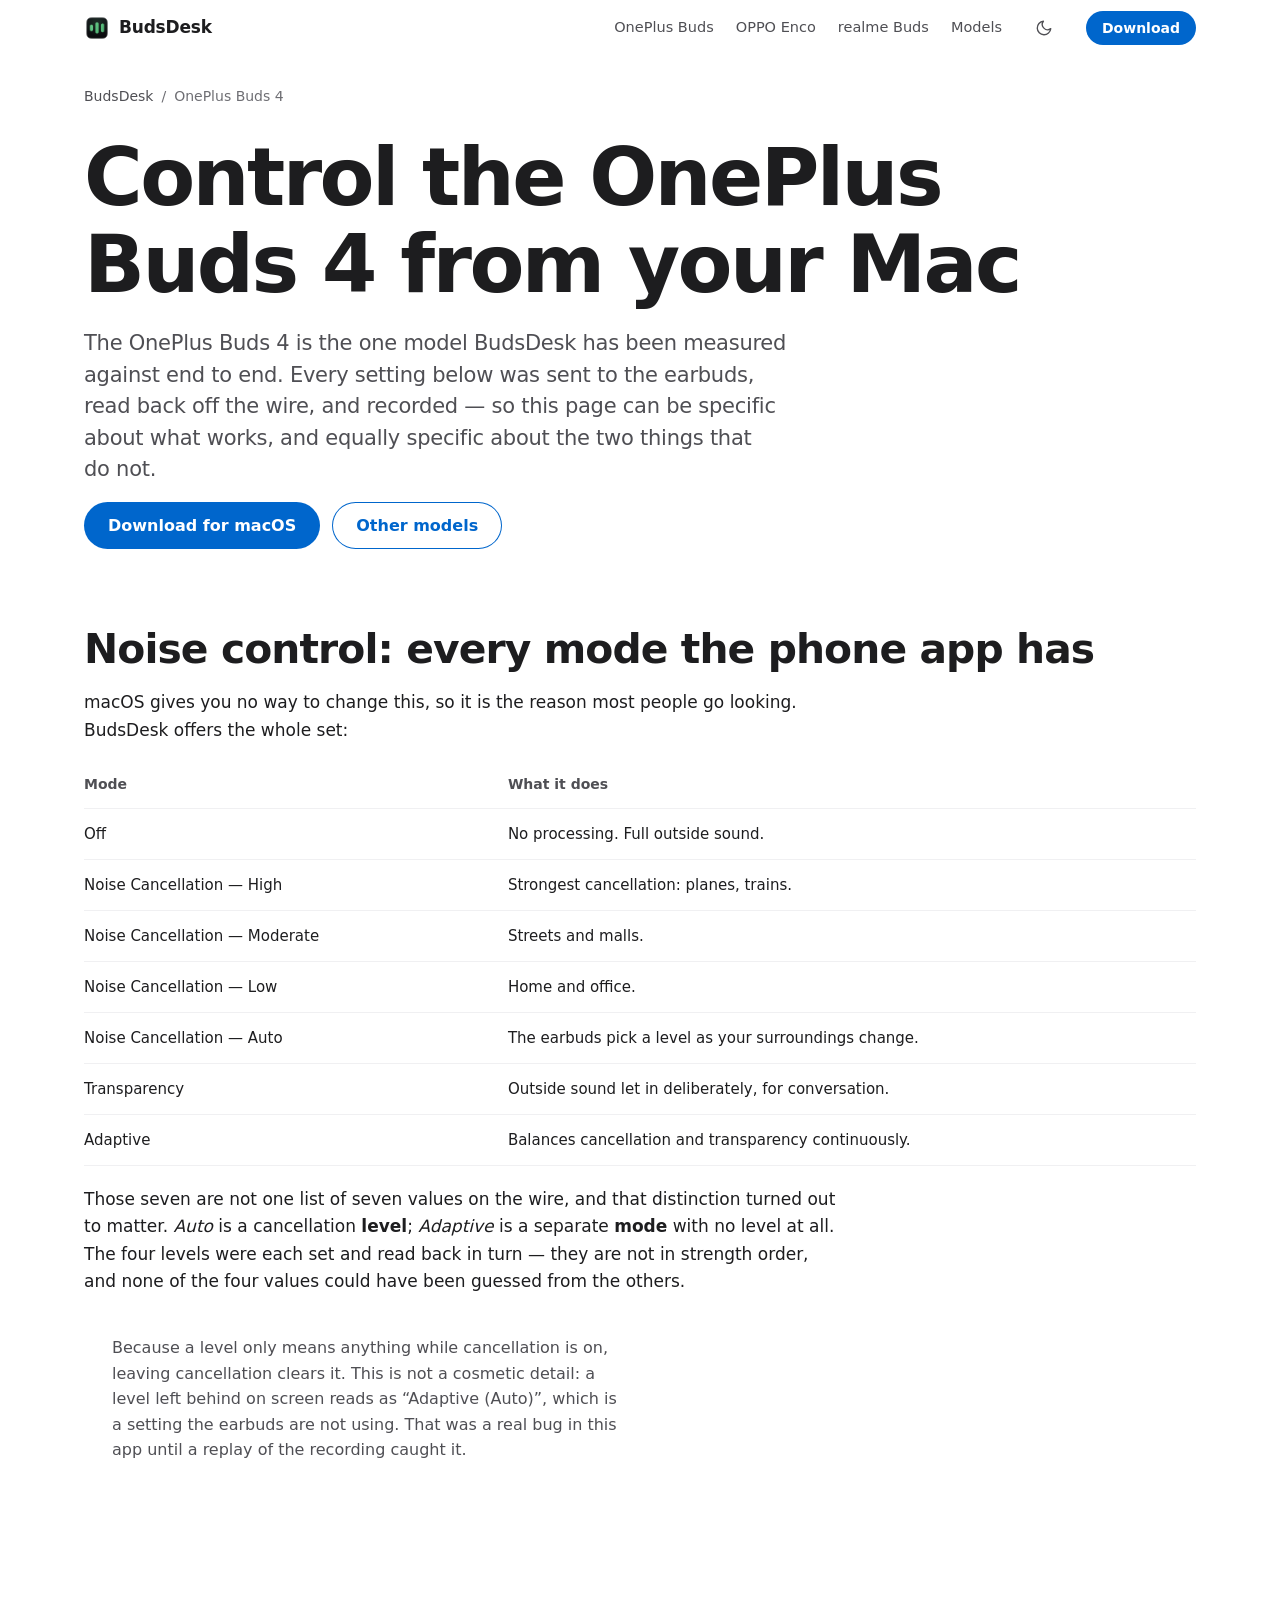
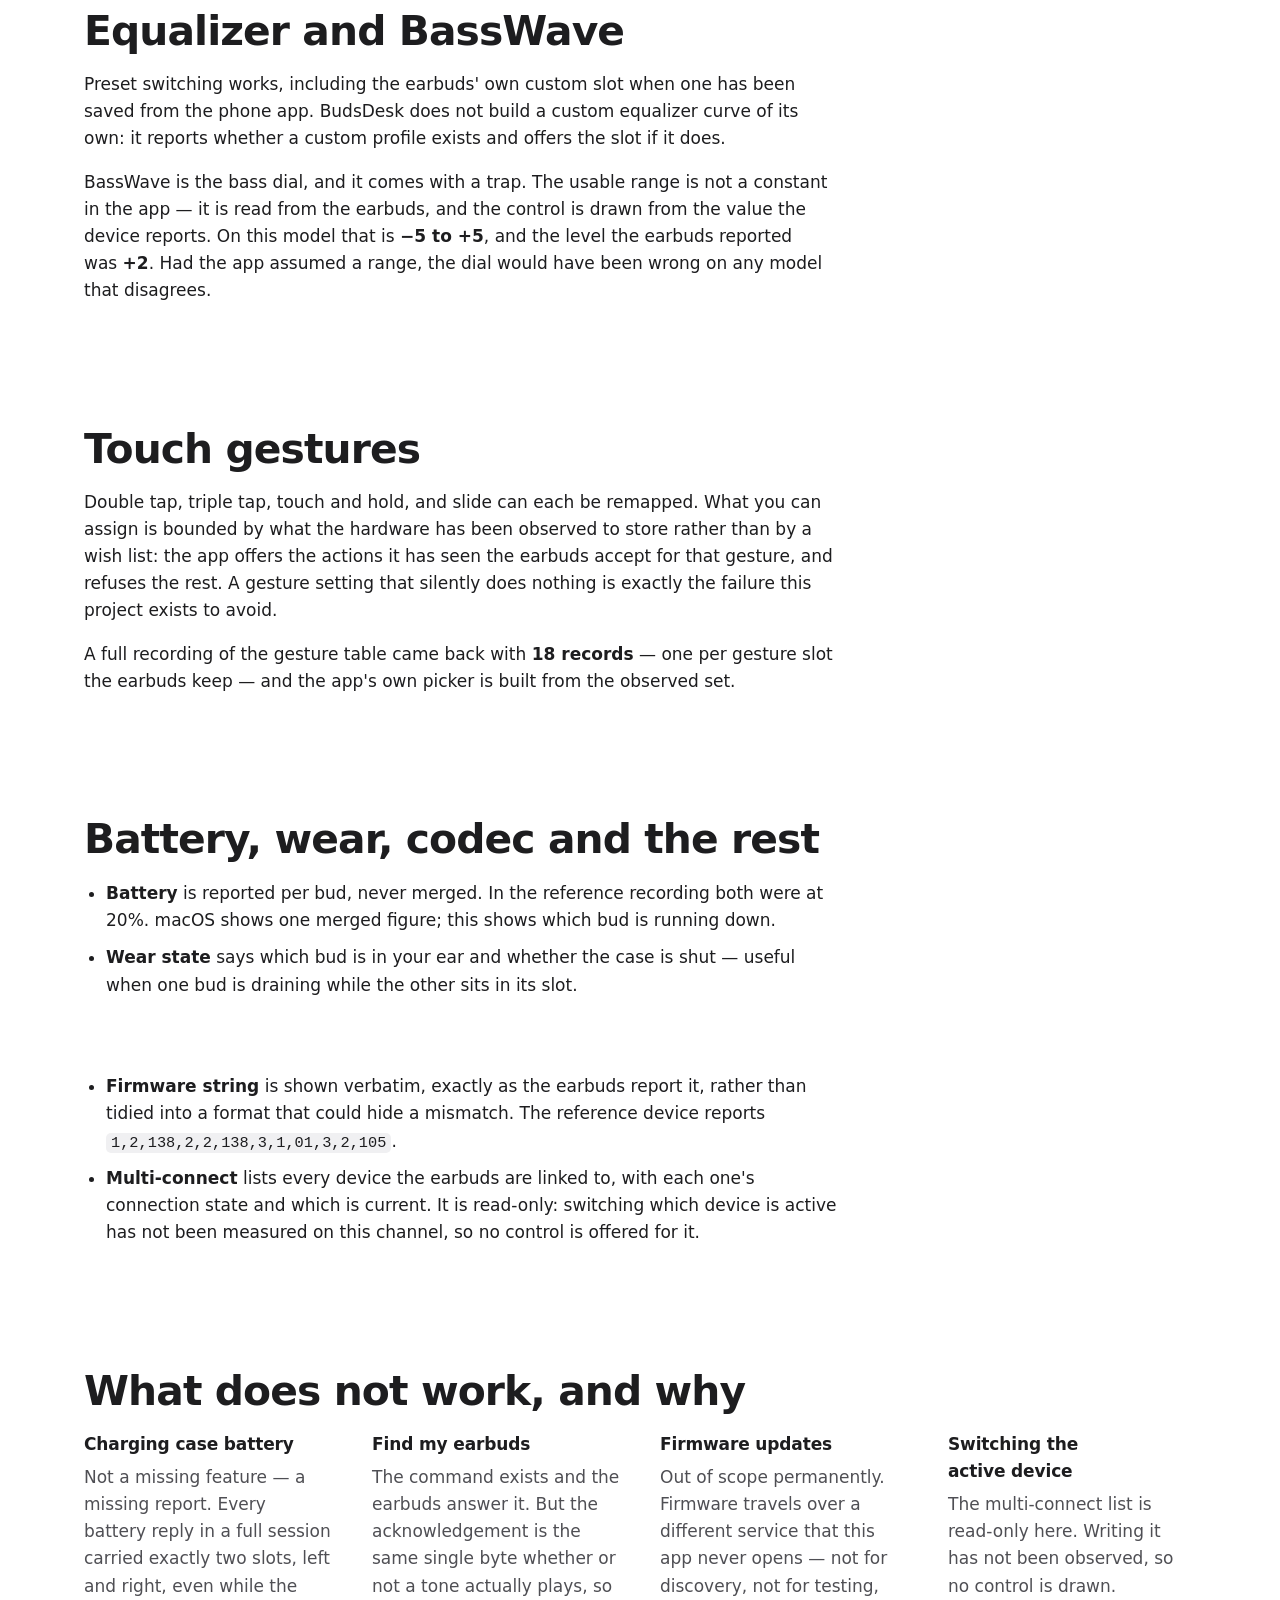
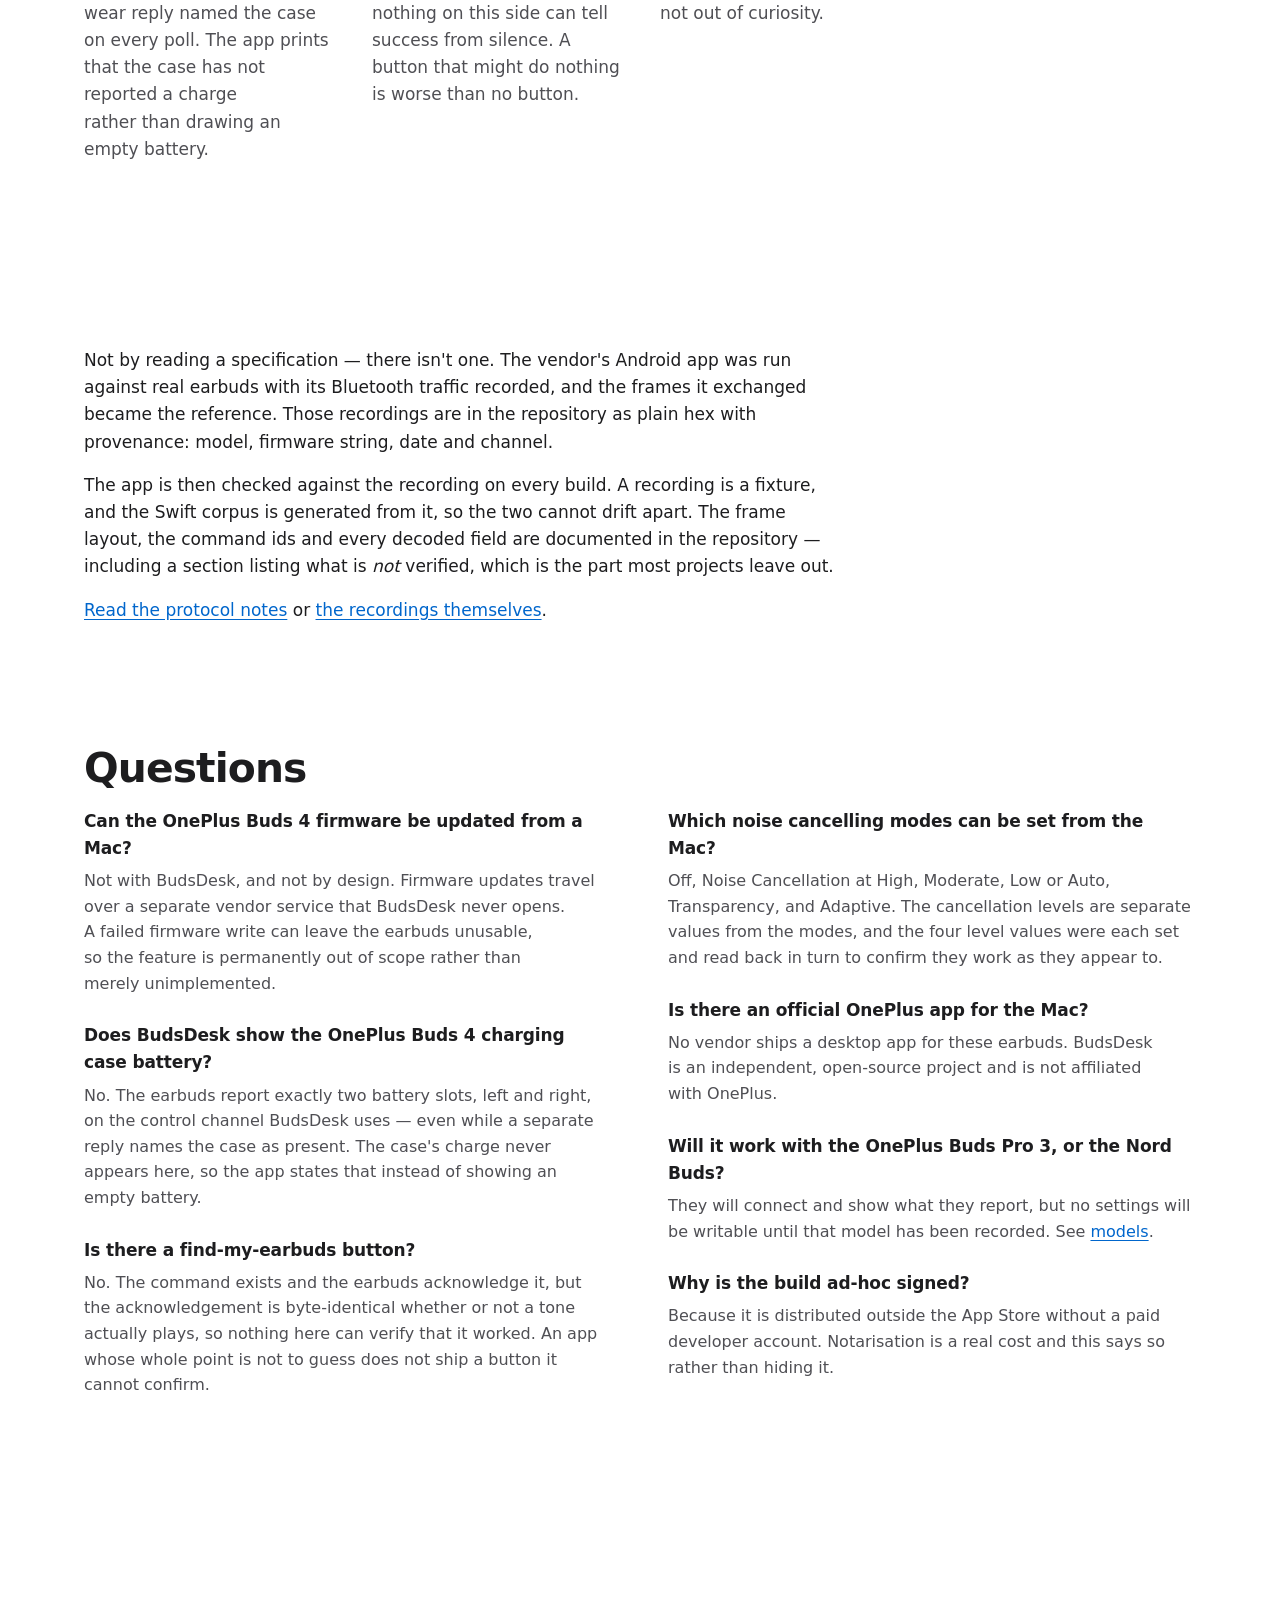
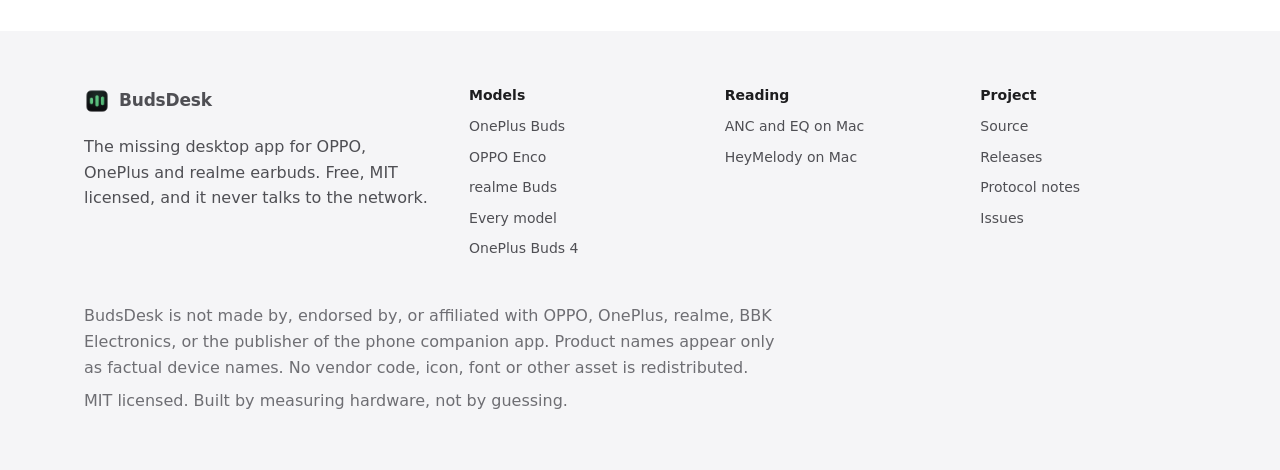
<file: docs/oneplus-buds-4.html>
<!DOCTYPE html>
<html lang="en">
<head>
<meta charset="utf-8">
<meta name="viewport" content="width=device-width, initial-scale=1">
<title>OnePlus Buds 4 on Mac: ANC, EQ &amp; Battery — BudsDesk</title>
<meta name="description" content="Control OnePlus Buds 4 from a Mac: noise cancelling modes and levels, equalizer presets, BassWave, touch gesture remapping, per-bud battery, codec and multi-connect state. What works, what does not, and how it was measured.">
<link rel="canonical" href="https://shashank99928.github.io/BudsDesk/oneplus-buds-4.html">
<meta name="theme-color" content="#ffffff" media="(prefers-color-scheme: light)">
<meta name="theme-color" content="#0e1013" media="(prefers-color-scheme: dark)">
<meta name="color-scheme" content="light dark">

<meta property="og:type" content="article">
<meta property="og:site_name" content="BudsDesk">
<meta property="og:title" content="OnePlus Buds 4 on Mac: ANC, EQ and battery">
<meta property="og:description" content="Every OnePlus Buds 4 setting reachable from the Mac, and the two that are not — with the reason for each.">
<meta property="og:url" content="https://shashank99928.github.io/BudsDesk/oneplus-buds-4.html">
<meta name="twitter:card" content="summary">
<meta property="og:image" content="https://shashank99928.github.io/BudsDesk/assets/icon.png">

<link rel="stylesheet" href="assets/style.css?v=5">
<script>
try { var saved = localStorage.getItem("budsdesk-appearance"); if (saved === "light" || saved === "dark") { document.documentElement.dataset.theme = saved; } } catch (error) { }
</script>

<!-- The motion layer. This one line marks the document before the first paint, so the page
     is only ever hidden by an animation it has already decided to run. Without it, nothing
     is hidden at all.

     The timer is the other half of that promise: if the script that runs the animation
     never arrives, the mark is taken back off and the page is simply a page. -->
<script>
document.documentElement.classList.add("js");
setTimeout(function () {
    if (!document.documentElement.classList.contains("motion")) {
        document.documentElement.classList.remove("js");
    }
}, 3000);
</script>
<link rel="icon" href="assets/icon.png" type="image/png">

<script type="application/ld+json">
{
  "@context": "https://schema.org",
  "@graph": [
    {
      "@type": "BreadcrumbList",
      "itemListElement": [
        { "@type": "ListItem", "position": 1, "name": "BudsDesk", "item": "https://shashank99928.github.io/BudsDesk/" },
        { "@type": "ListItem", "position": 2, "name": "OnePlus Buds 4", "item": "https://shashank99928.github.io/BudsDesk/oneplus-buds-4.html" }
      ]
    },
    {
      "@type": "FAQPage",
      "@id": "https://shashank99928.github.io/BudsDesk/oneplus-buds-4.html#faq",
      "mainEntity": [
        {
          "@type": "Question",
          "name": "Can the OnePlus Buds 4 firmware be updated from a Mac?",
          "acceptedAnswer": {
            "@type": "Answer",
            "text": "Not with BudsDesk, and not by design. Firmware updates travel over a separate vendor service that BudsDesk never opens. A failed firmware write can leave the earbuds unusable, so the feature is permanently out of scope rather than merely unimplemented."
          }
        },
        {
          "@type": "Question",
          "name": "Does BudsDesk show the OnePlus Buds 4 charging case battery?",
          "acceptedAnswer": {
            "@type": "Answer",
            "text": "No. The earbuds report exactly two battery slots, left and right, on the control channel BudsDesk uses — even while a separate reply names the case as present. The case's charge never appears here, so the app states that instead of showing an empty battery."
          }
        },
        {
          "@type": "Question",
          "name": "Is there a find-my-earbuds button?",
          "acceptedAnswer": {
            "@type": "Answer",
            "text": "No. The command exists and the earbuds acknowledge it, but the acknowledgement is byte-identical whether or not a tone actually plays, so nothing here can verify that it worked. An app whose whole point is not to guess does not ship a button it cannot confirm."
          }
        },
        {
          "@type": "Question",
          "name": "Which noise cancelling modes can be set from the Mac?",
          "acceptedAnswer": {
            "@type": "Answer",
            "text": "Off, Noise Cancellation at High, Moderate, Low or Auto, Transparency, and Adaptive. The cancellation levels are separate values from the modes, and the four level values were each set and read back in turn to confirm they work as they appear to."
          }
        },
        {
          "@type": "Question",
          "name": "Is there an official OnePlus app for the Mac?",
          "acceptedAnswer": {
            "@type": "Answer",
            "text": "No vendor ships a desktop app for these earbuds. BudsDesk is an independent, open-source project and is not affiliated with OnePlus."
          }
        },
        {
          "@type": "Question",
          "name": "Will it work with the OnePlus Buds Pro 3, or the Nord Buds?",
          "acceptedAnswer": {
            "@type": "Answer",
            "text": "They will connect and show what they report, but no settings will be writable until that model has been recorded. See models."
          }
        },
        {
          "@type": "Question",
          "name": "Why is the build ad-hoc signed?",
          "acceptedAnswer": {
            "@type": "Answer",
            "text": "Because it is distributed outside the App Store without a paid developer account. Notarisation is a real cost and this says so rather than hiding it."
          }
        }
      ]
    },
    {
      "@type": "HowTo",
      "name": "Change OnePlus Buds 4 noise cancelling and equalizer from a Mac",
      "totalTime": "PT2M",
      "tool": [{ "@type": "HowToTool", "name": "BudsDesk for macOS" }],
      "step": [
        { "@type": "HowToStep", "name": "Pair the earbuds", "text": "In System Settings > Bluetooth, put the OnePlus Buds 4 in pairing mode and pair them with the Mac. They will connect as audio devices." },
        { "@type": "HowToStep", "name": "Install and open BudsDesk", "text": "Drag BudsDesk into Applications and open it, allowing Bluetooth access when macOS asks." },
        { "@type": "HowToStep", "name": "Change the mode", "text": "Pick a noise control mode in the window or from the menu-bar item. The app sends the command and then reads the value back; what you see is what the earbuds reported, not what was requested." }
      ]
    }
  ]
}
</script>
</head>
<body>

<a class="skip" href="#main">Skip to content</a>

<header class="site">
  <div class="wrap">
    <a class="brand" href="/BudsDesk/"><span class="mark" aria-hidden="true"></span>BudsDesk</a>
    <nav class="site" aria-label="Main">
      <a href="/BudsDesk/oneplus-buds-on-mac.html">OnePlus Buds</a>
      <a href="/BudsDesk/oppo-buds-on-mac.html">OPPO Enco</a>
      <a href="/BudsDesk/realme-buds-on-mac.html">realme Buds</a>
      <a href="/BudsDesk/models.html">Models</a>
    </nav>
    <a class="nav-download" href="https://github.com/shashank99928/BudsDesk/releases/latest/download/BudsDesk.dmg">Download</a>
  </div>
</header>

<main id="main">
<div class="wrap">

  <nav class="crumb" aria-label="Breadcrumb">
    <ol>
      <li><a href="/BudsDesk/">BudsDesk</a></li>
      <li aria-current="page">OnePlus Buds 4</li>
    </ol>
  </nav>

  <h1>Control the OnePlus Buds 4 from your Mac</h1>

  <p class="lede" data-reveal>
    The OnePlus Buds 4 is the one model BudsDesk has been measured against end to end. Every setting
    below was sent to the earbuds, read back off the wire, and recorded — so this page can be
    specific about what works, and equally specific about the two things that do not.
  </p>

  <div class="buttons" data-reveal>
    <a class="button primary" href="https://github.com/shashank99928/BudsDesk/releases/latest/download/BudsDesk.dmg">Download for macOS</a>
    <a class="button" href="/BudsDesk/models.html">Other models</a>
  </div>

  <section data-reveal>
    <h2 data-reveal>Noise control: every mode the phone app has</h2>

    <p>
      macOS gives you no way to change this, so it is the reason most people go looking. BudsDesk
      offers the whole set:
    </p>

    <div class="scroll-x">
    <table>
      <thead>
        <tr><th scope="col">Mode</th><th scope="col">What it does</th></tr>
      </thead>
      <tbody>
        <tr><td>Off</td><td>No processing. Full outside sound.</td></tr>
        <tr><td>Noise Cancellation — High</td><td>Strongest cancellation: planes, trains.</td></tr>
        <tr><td>Noise Cancellation — Moderate</td><td>Streets and malls.</td></tr>
        <tr><td>Noise Cancellation — Low</td><td>Home and office.</td></tr>
        <tr><td>Noise Cancellation — Auto</td><td>The earbuds pick a level as your surroundings change.</td></tr>
        <tr><td>Transparency</td><td>Outside sound let in deliberately, for conversation.</td></tr>
        <tr><td>Adaptive</td><td>Balances cancellation and transparency continuously.</td></tr>
      </tbody>
    </table>
    </div>

    <p>
      Those seven are not one list of seven values on the wire, and that distinction turned out to
      matter. <em>Auto</em> is a cancellation <strong>level</strong>; <em>Adaptive</em> is a separate
      <strong>mode</strong> with no level at all. The four levels were each set and read back in
      turn — they are not in strength order, and none of the four values could have been guessed from
      the others.
    </p>

    <div class="note">
      <p>Because a level only means anything while cancellation is on, leaving cancellation clears
      it. This is not a cosmetic detail: a level left behind on screen reads as
      &ldquo;Adaptive (Auto)&rdquo;, which is a setting the earbuds are not using. That was a real bug
      in this app until a replay of the recording caught it.</p>
    </div>
  </section>

  <section data-reveal>
    <h2 data-reveal>Equalizer and BassWave</h2>

    <p>
      Preset switching works, including the earbuds' own custom slot when one has been saved from the
      phone app. BudsDesk does not build a custom equalizer curve of its own: it reports whether a
      custom profile exists and offers the slot if it does.
    </p>

    <p>
      BassWave is the bass dial, and it comes with a trap. The usable range is not a constant in the
      app — it is read from the earbuds, and the control is drawn from the value the device reports.
      On this model that is <strong>&minus;5 to +5</strong>, and the level the earbuds reported was
      <strong>+2</strong>. Had the app assumed a range, the dial would have been wrong on any model
      that disagrees.
    </p>
  </section>

  <section data-reveal>
    <h2 data-reveal>Touch gestures</h2>

    <p>
      Double tap, triple tap, touch and hold, and slide can each be remapped. What you can assign is
      bounded by what the hardware has been observed to store rather than by a wish list: the app
      offers the actions it has seen the earbuds accept for that gesture, and refuses the rest. A
      gesture setting that silently does nothing is exactly the failure this project exists to avoid.
    </p>

    <p>
      A full recording of the gesture table came back with <strong>18 records</strong> — one per
      gesture slot the earbuds keep — and the app's own picker is built from the observed set.
    </p>
  </section>

  <section data-reveal>
    <h2 data-reveal>Battery, wear, codec and the rest</h2>

    <ul>
      <li data-reveal><strong>Battery</strong> is reported per bud, never merged. In the reference recording both
      were at 20%. macOS shows one merged figure; this shows which bud is running down.</li>
      <li data-reveal><strong>Wear state</strong> says which bud is in your ear and whether the case is shut —
      useful when one bud is draining while the other sits in its slot.</li>
      <li data-reveal><strong>Codec</strong> is read from the earbuds and shown, which is the difference between
      knowing you are on AAC and assuming it.</li>
      <li data-reveal><strong>Firmware string</strong> is shown verbatim, exactly as the earbuds report it, rather
      than tidied into a format that could hide a mismatch. The reference device reports
      <code>1,2,138,2,2,138,3,1,01,3,2,105</code>.</li>
      <li data-reveal><strong>Multi-connect</strong> lists every device the earbuds are linked to, with each
      one's connection state and which is current. It is read-only: switching which device is active
      has not been measured on this channel, so no control is offered for it.</li>
    </ul>
  </section>

  <section data-reveal>
    <h2 data-reveal>What does not work, and why</h2>

    <div class="grid">
      <div class="card">
        <h3 data-reveal>Charging case battery</h3>
        <p>Not a missing feature — a missing report. Every battery reply in a full session carried
        exactly two slots, left and right, even while the wear reply named the case on every poll.
        The app prints that the case has not reported a charge rather than drawing an empty battery.</p>
      </div>
      <div class="card">
        <h3 data-reveal>Find my earbuds</h3>
        <p>The command exists and the earbuds answer it. But the acknowledgement is the same single
        byte whether or not a tone actually plays, so nothing on this side can tell success from
        silence. A button that might do nothing is worse than no button.</p>
      </div>
      <div class="card">
        <h3 data-reveal>Firmware updates</h3>
        <p>Out of scope permanently. Firmware travels over a different service that this app never
        opens — not for discovery, not for testing, not out of curiosity.</p>
      </div>
      <div class="card">
        <h3 data-reveal>Switching the active device</h3>
        <p>The multi-connect list is read-only here. Writing it has not been observed, so no control
        is drawn.</p>
      </div>
    </div>
  </section>

  <section data-reveal>
    <h2 data-reveal>How this was measured</h2>

    <p>
      Not by reading a specification — there isn't one. The vendor's Android app was run against real
      earbuds with its Bluetooth traffic recorded, and the frames it exchanged became the reference.
      Those recordings are in the repository as plain hex with provenance: model, firmware string,
      date and channel.
    </p>

    <p>
      The app is then checked against the recording on every build. A recording is a fixture, and the
      Swift corpus is generated from it, so the two cannot drift apart. The frame layout, the command
      ids and every decoded field are documented in the repository — including a section listing what
      is <em>not</em> verified, which is the part most projects leave out.
    </p>

    <p>
      <a href="https://github.com/shashank99928/BudsDesk/blob/main/protocol/PROTOCOL.md">Read the protocol notes</a>
      or <a href="https://github.com/shashank99928/BudsDesk/tree/main/captures">the recordings themselves</a>.
    </p>
  </section>

  <section data-reveal>
    <h2 data-reveal>Questions</h2>
    <dl class="faq">
      <dt>Can the OnePlus Buds 4 firmware be updated from a Mac?</dt>
      <dd>Not with BudsDesk, and not by design. Firmware updates travel over a separate vendor service
      that BudsDesk never opens. A failed firmware write can leave the earbuds unusable, so the feature
      is permanently out of scope rather than merely unimplemented.</dd>

      <dt>Does BudsDesk show the OnePlus Buds 4 charging case battery?</dt>
      <dd>No. The earbuds report exactly two battery slots, left and right, on the control channel
      BudsDesk uses — even while a separate reply names the case as present. The case's charge never
      appears here, so the app states that instead of showing an empty battery.</dd>

      <dt>Is there a find-my-earbuds button?</dt>
      <dd>No. The command exists and the earbuds acknowledge it, but the acknowledgement is
      byte-identical whether or not a tone actually plays, so nothing here can verify that it worked.
      An app whose whole point is not to guess does not ship a button it cannot confirm.</dd>

      <dt>Which noise cancelling modes can be set from the Mac?</dt>
      <dd>Off, Noise Cancellation at High, Moderate, Low or Auto, Transparency, and Adaptive. The
      cancellation levels are separate values from the modes, and the four level values were each set
      and read back in turn to confirm they work as they appear to.</dd>

      <dt>Is there an official OnePlus app for the Mac?</dt>
      <dd>No vendor ships a desktop app for these earbuds. BudsDesk is an independent, open-source
      project and is not affiliated with OnePlus.</dd>

      <dt>Will it work with the OnePlus Buds Pro 3, or the Nord Buds?</dt>
      <dd>They will connect and show what they report, but no settings will be writable until that
      model has been recorded. See <a href="/BudsDesk/models.html">models</a>.</dd>

      <dt>Why is the build ad-hoc signed?</dt>
      <dd>Because it is distributed outside the App Store without a paid developer account.
      Notarisation is a real cost and this says so rather than hiding it.</dd>
    </dl>
  </section>

</div>
</main>

<footer class="site">
  <div class="wrap">
    <div class="footer-grid">
      <div class="footer-about">
        <a class="brand" href="/BudsDesk/"><span class="mark" aria-hidden="true"></span>BudsDesk</a>
        <p>The missing desktop app for OPPO, OnePlus and realme earbuds. Free, MIT licensed, and
        it never talks to the network.</p>
      </div>

      <nav aria-label="Models">
        <h2>Models</h2>
        <ul>
          <li><a href="/BudsDesk/oneplus-buds-on-mac.html">OnePlus Buds</a></li>
          <li><a href="/BudsDesk/oppo-buds-on-mac.html">OPPO Enco</a></li>
          <li><a href="/BudsDesk/realme-buds-on-mac.html">realme Buds</a></li>
          <li><a href="/BudsDesk/models.html">Every model</a></li>
          <li><a href="/BudsDesk/oneplus-buds-4.html">OnePlus Buds 4</a></li>
        </ul>
      </nav>

      <nav aria-label="Reading">
        <h2>Reading</h2>
        <ul>
          <li><a href="/BudsDesk/anc-eq-on-mac.html">ANC and EQ on Mac</a></li>
          <li><a href="/BudsDesk/heymelody-on-mac.html">HeyMelody on Mac</a></li>
        </ul>
      </nav>

      <nav aria-label="Project">
        <h2>Project</h2>
        <ul>
          <li><a href="https://github.com/shashank99928/BudsDesk">Source</a></li>
          <li><a href="https://github.com/shashank99928/BudsDesk/releases">Releases</a></li>
          <li><a href="https://github.com/shashank99928/BudsDesk/blob/main/protocol/PROTOCOL.md">Protocol notes</a></li>
          <li><a href="https://github.com/shashank99928/BudsDesk/issues">Issues</a></li>
        </ul>
      </nav>
    </div>

    <div class="footer-fine">
      <p>BudsDesk is not made by, endorsed by, or affiliated with OPPO, OnePlus, realme, BBK
      Electronics, or the publisher of the phone companion app. Product names appear only as
      factual device names. No vendor code, icon, font or other asset is redistributed.</p>
      <p>MIT licensed. Built by measuring hardware, not by guessing.</p>
    </div>
  </div>
</footer>

<script src="assets/site.js?v=5" defer></script>

</body>
</html>
</file>
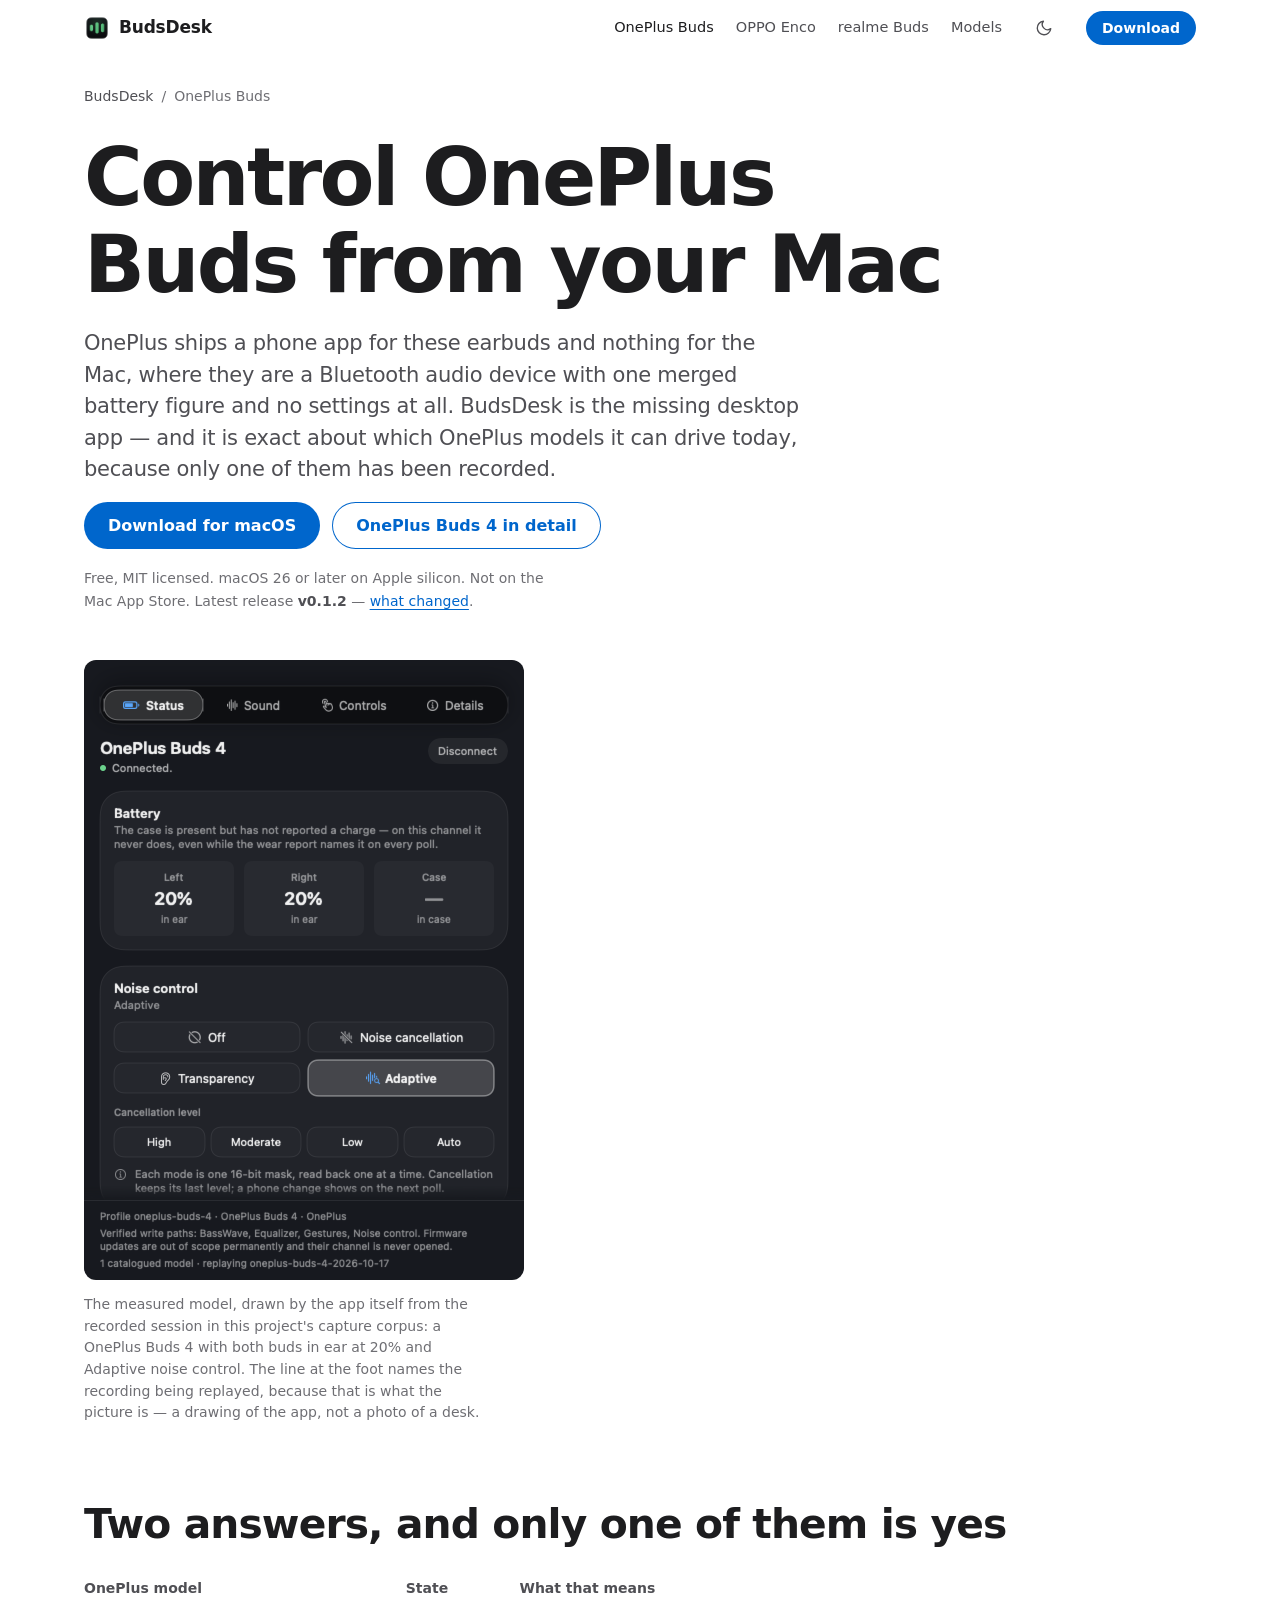
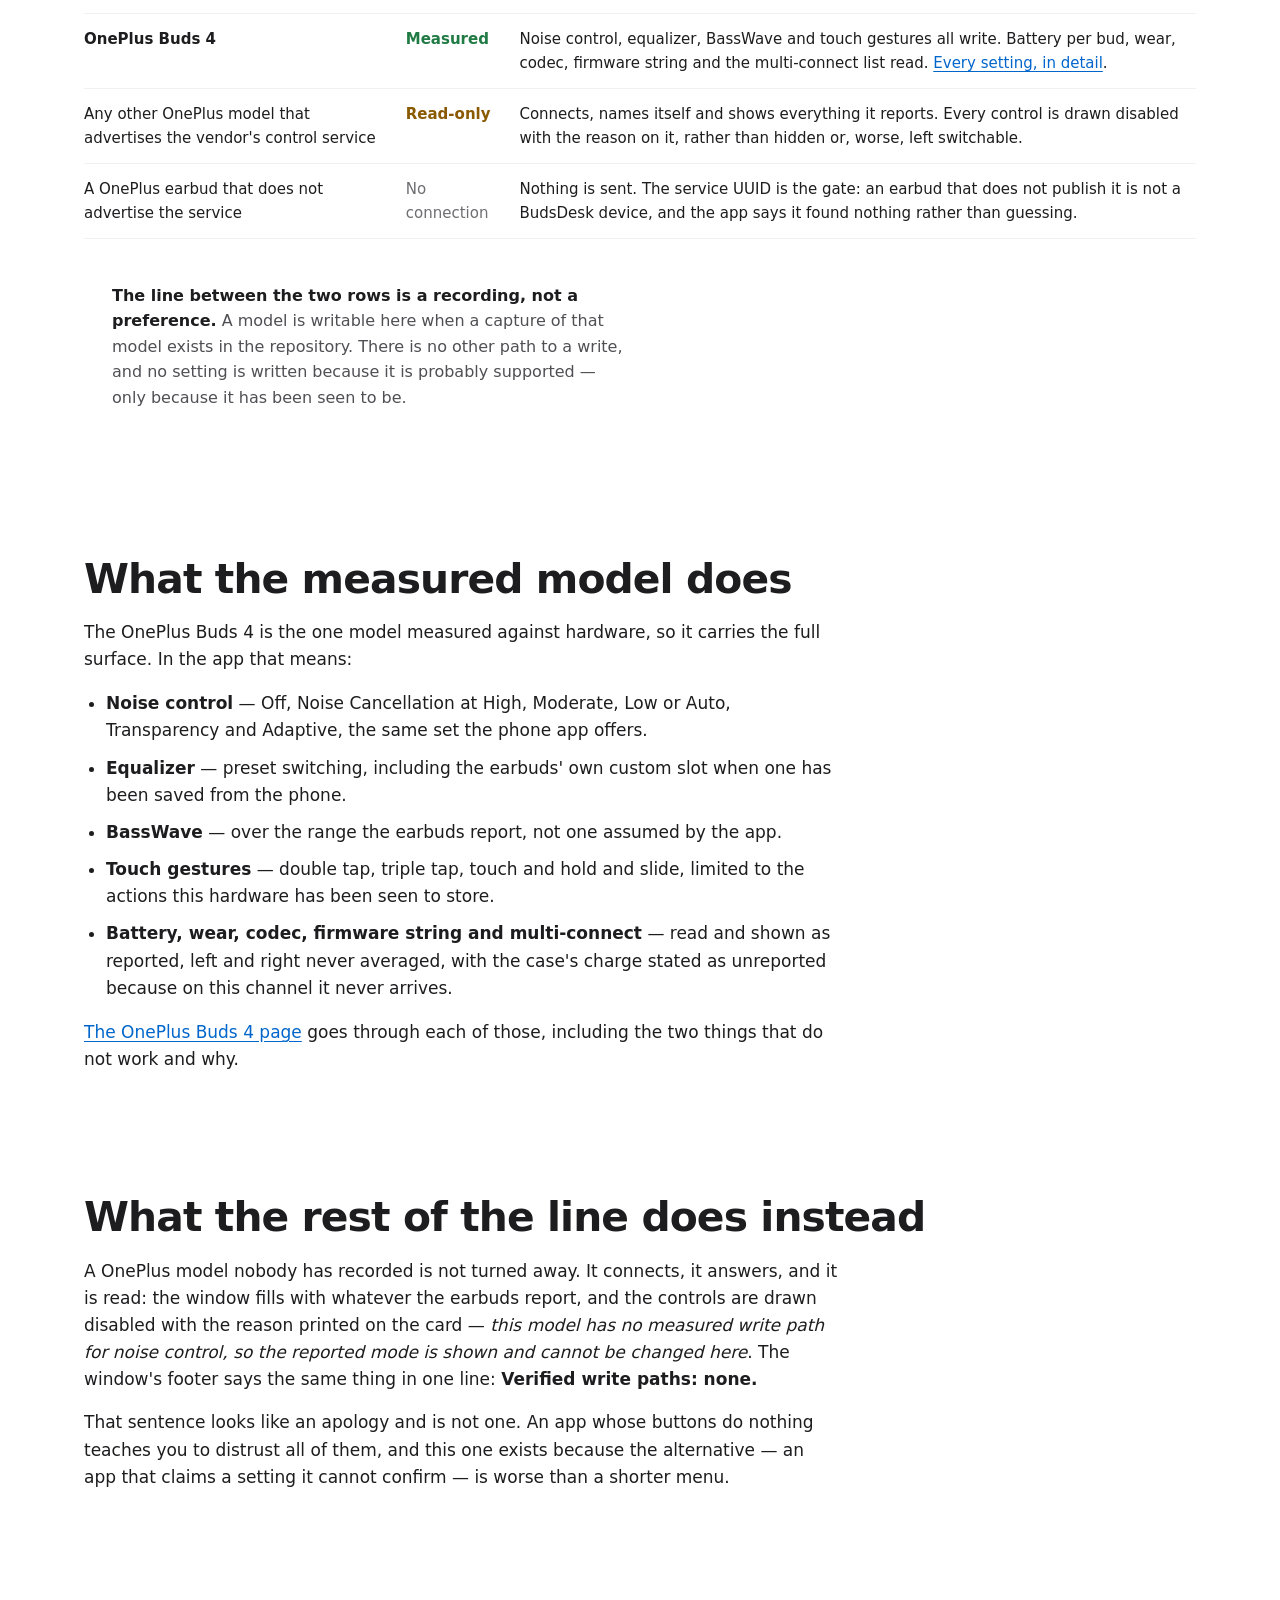
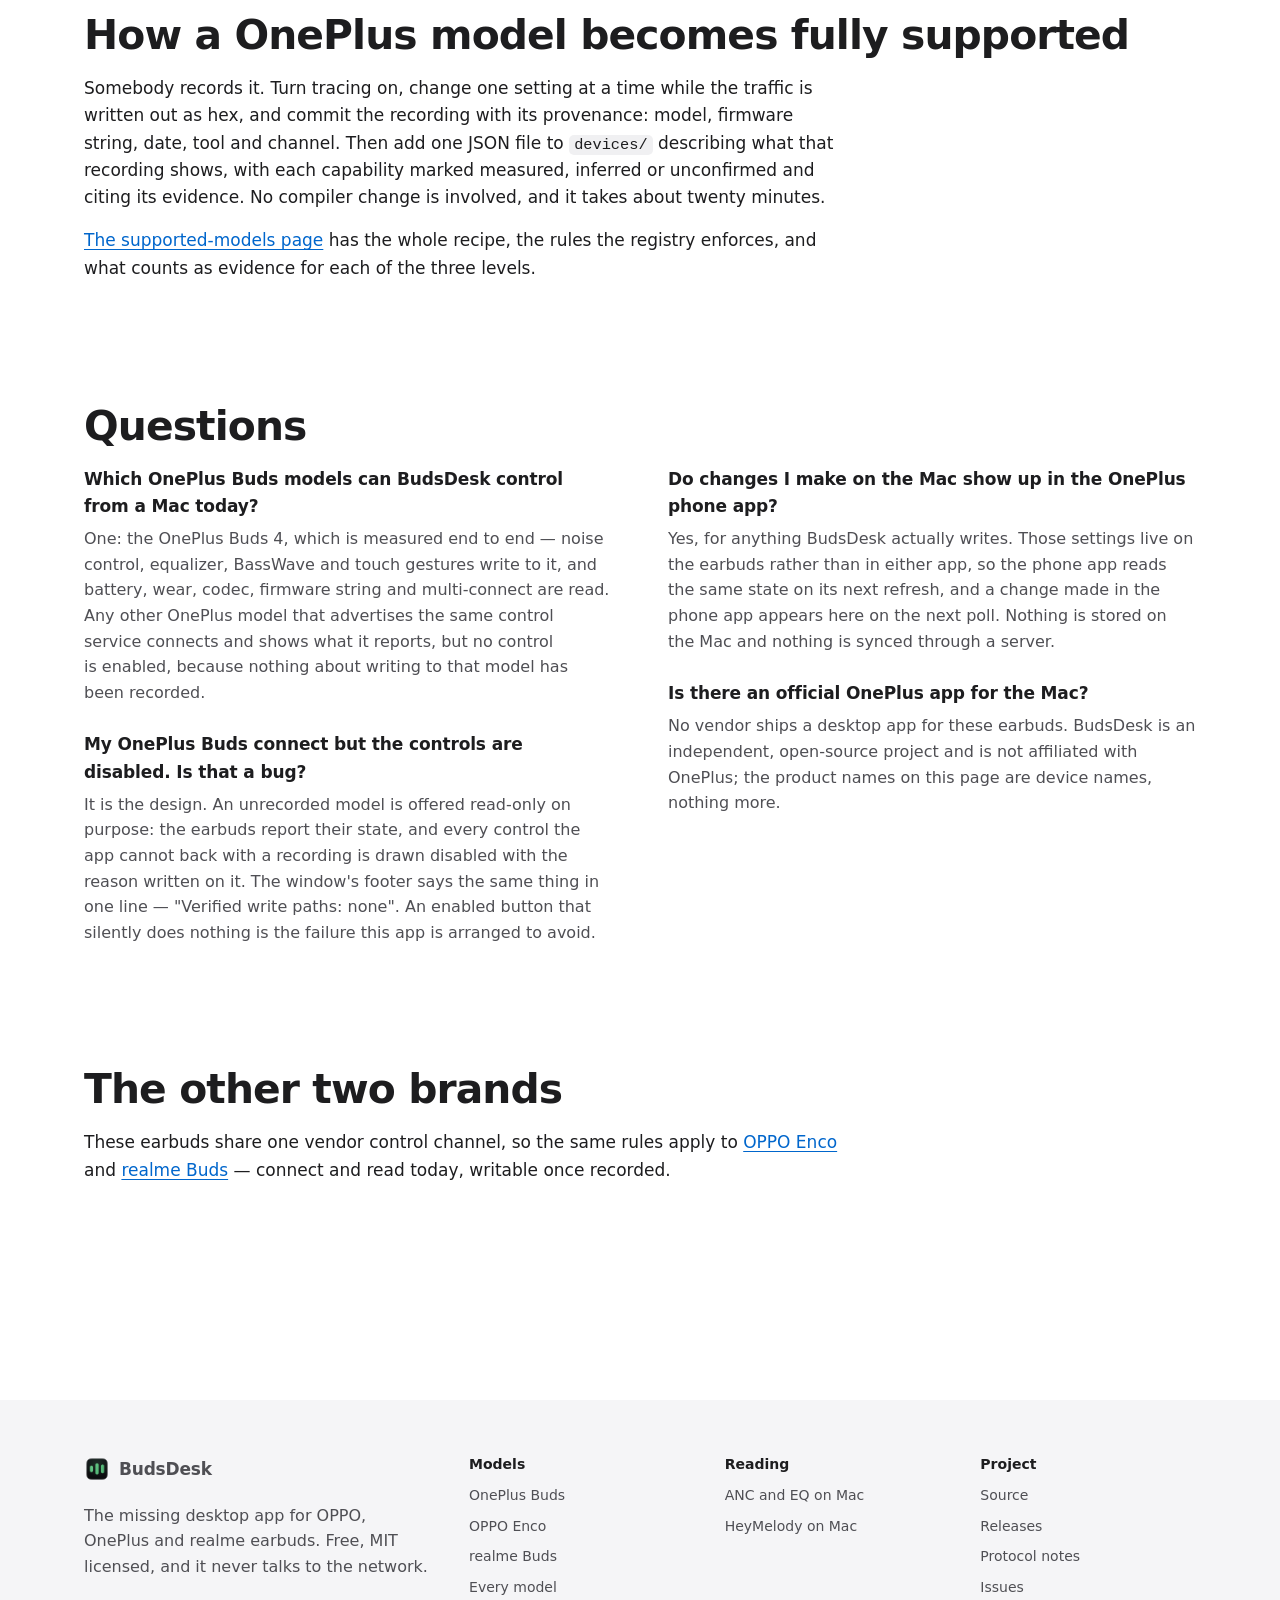
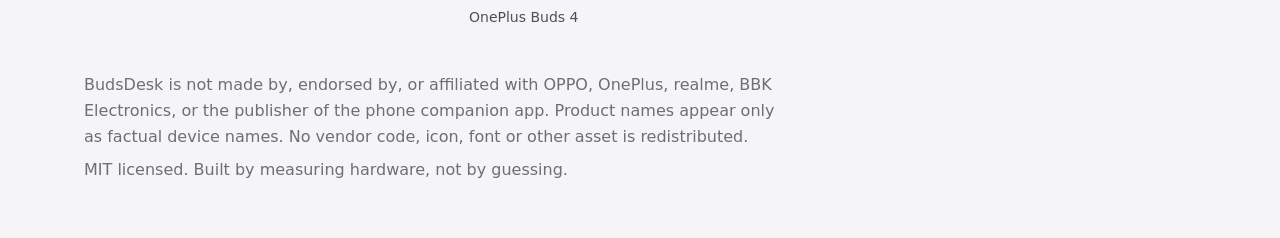
<file: docs/oneplus-buds-on-mac.html>
<!DOCTYPE html>
<html lang="en">
<head>
<meta charset="utf-8">
<meta name="viewport" content="width=device-width, initial-scale=1">
<title>OnePlus Buds on a Mac: Which Models Work — BudsDesk</title>
<meta name="description" content="The OnePlus Buds line on macOS: the Buds 4 is measured end to end and every control writes to it, while the rest of the line connects and reads until somebody records it. What to expect, and how to change that.">
<link rel="canonical" href="https://shashank99928.github.io/BudsDesk/oneplus-buds-on-mac.html">
<meta name="theme-color" content="#ffffff" media="(prefers-color-scheme: light)">
<meta name="theme-color" content="#0e1013" media="(prefers-color-scheme: dark)">
<meta name="color-scheme" content="light dark">

<meta property="og:type" content="article">
<meta property="og:site_name" content="BudsDesk">
<meta property="og:title" content="OnePlus Buds on a Mac — BudsDesk">
<meta property="og:description" content="Which OnePlus Buds models a Mac can drive today, and what changes when one of them is recorded.">
<meta property="og:url" content="https://shashank99928.github.io/BudsDesk/oneplus-buds-on-mac.html">
<meta name="twitter:card" content="summary">
<meta property="og:image" content="https://shashank99928.github.io/BudsDesk/assets/icon.png">

<link rel="stylesheet" href="assets/style.css?v=5">
<script>
try { var saved = localStorage.getItem("budsdesk-appearance"); if (saved === "light" || saved === "dark") { document.documentElement.dataset.theme = saved; } } catch (error) { }
</script>

<!-- The motion layer. This one line marks the document before the first paint, so the page
     is only ever hidden by an animation it has already decided to run. Without it, nothing
     is hidden at all.

     The timer is the other half of that promise: if the script that runs the animation
     never arrives, the mark is taken back off and the page is simply a page. -->
<script>
document.documentElement.classList.add("js");
setTimeout(function () {
    if (!document.documentElement.classList.contains("motion")) {
        document.documentElement.classList.remove("js");
    }
}, 3000);
</script>
<link rel="icon" href="assets/icon.png" type="image/png">

<script type="application/ld+json">
{
  "@context": "https://schema.org",
  "@graph": [
    {
      "@type": "BreadcrumbList",
      "itemListElement": [
        { "@type": "ListItem", "position": 1, "name": "BudsDesk", "item": "https://shashank99928.github.io/BudsDesk/" },
        { "@type": "ListItem", "position": 2, "name": "OnePlus Buds", "item": "https://shashank99928.github.io/BudsDesk/oneplus-buds-on-mac.html" }
      ]
    },
    {
      "@type": "FAQPage",
      "mainEntity": [
        {
          "@type": "Question",
          "name": "Which OnePlus Buds models can BudsDesk control from a Mac today?",
          "acceptedAnswer": {
            "@type": "Answer",
            "text": "One: the OnePlus Buds 4, which is measured end to end — noise control, equalizer, BassWave and touch gestures write to it, and battery, wear, codec, firmware string and multi-connect are read. Any other OnePlus model that advertises the same control service connects and shows what it reports, but no control is enabled, because nothing about writing to that model has been recorded."
          }
        },
        {
          "@type": "Question",
          "name": "My OnePlus Buds connect but the controls are disabled. Is that a bug?",
          "acceptedAnswer": {
            "@type": "Answer",
            "text": "It is the design. An unrecorded model is offered read-only on purpose: the earbuds report their state, and every control the app cannot back with a recording is drawn disabled with the reason written on it. The window's footer says the same thing in one line — \"Verified write paths: none\". An enabled button that silently does nothing is the failure this app is arranged to avoid."
          }
        },
        {
          "@type": "Question",
          "name": "Do changes I make on the Mac show up in the OnePlus phone app?",
          "acceptedAnswer": {
            "@type": "Answer",
            "text": "Yes, for anything BudsDesk actually writes. Those settings live on the earbuds rather than in either app, so the phone app reads the same state on its next refresh, and a change made in the phone app appears here on the next poll. Nothing is stored on the Mac and nothing is synced through a server."
          }
        },
        {
          "@type": "Question",
          "name": "Is there an official OnePlus app for the Mac?",
          "acceptedAnswer": {
            "@type": "Answer",
            "text": "No vendor ships a desktop app for these earbuds. BudsDesk is an independent, open-source project and is not affiliated with OnePlus; the product names on this page are device names, nothing more."
          }
        }
      ]
    }
  ]
}
</script>
</head>
<body>

<a class="skip" href="#main">Skip to content</a>

<header class="site">
  <div class="wrap">
    <a class="brand" href="/BudsDesk/"><span class="mark" aria-hidden="true"></span>BudsDesk</a>
    <nav class="site" aria-label="Main">
      <a href="/BudsDesk/oneplus-buds-on-mac.html" aria-current="page">OnePlus Buds</a>
      <a href="/BudsDesk/oppo-buds-on-mac.html">OPPO Enco</a>
      <a href="/BudsDesk/realme-buds-on-mac.html">realme Buds</a>
      <a href="/BudsDesk/models.html">Models</a>
    </nav>
    <a class="nav-download" href="https://github.com/shashank99928/BudsDesk/releases/latest/download/BudsDesk.dmg">Download</a>
  </div>
</header>

<main id="main">
<div class="wrap">

  <nav class="crumb" aria-label="Breadcrumb">
    <ol>
      <li><a href="/BudsDesk/">BudsDesk</a></li>
      <li aria-current="page">OnePlus Buds</li>
    </ol>
  </nav>

  <h1>Control OnePlus Buds from your Mac</h1>

  <p class="lede" data-reveal>
    OnePlus ships a phone app for these earbuds and nothing for the Mac, where they are a Bluetooth
    audio device with one merged battery figure and no settings at all. BudsDesk is the missing
    desktop app — and it is exact about which OnePlus models it can drive today, because only one of
    them has been recorded.
  </p>

  <div class="buttons" data-reveal>
    <a class="button primary" href="https://github.com/shashank99928/BudsDesk/releases/latest/download/BudsDesk.dmg">Download for macOS</a>
    <a class="button" href="/BudsDesk/oneplus-buds-4.html">OnePlus Buds 4 in detail</a>
  </div>
  <p class="release" data-reveal>
    Free, MIT licensed. macOS 26 or later on Apple silicon. Not on the Mac App Store.
    Latest release <strong>v0.1.2</strong> —
    <a href="https://github.com/shashank99928/BudsDesk/releases">what changed</a>.
  </p>

  <figure class="shot">
    <img src="assets/connected.png" width="440" height="620" fetchpriority="high" decoding="async"
         alt="The BudsDesk window: OnePlus Buds 4 connected. Battery shows left 20% and right 20%, both in ear, with the note that the case has not reported a charge. Noise control shows Adaptive selected, with the cancellation levels High, Moderate, Low and Auto below it.">
    <figcaption>
      The measured model, drawn by the app itself from the recorded session in this project's capture
      corpus: a OnePlus Buds 4 with both buds in ear at 20% and Adaptive noise control. The line at
      the foot names the recording being replayed, because that is what the picture is — a drawing of
      the app, not a photo of a desk.
    </figcaption>
  </figure>

  <section data-reveal>
    <h2 data-reveal>Two answers, and only one of them is yes</h2>

    <div class="scroll-x">
    <table>
      <thead>
        <tr><th scope="col">OnePlus model</th><th scope="col">State</th><th scope="col">What that means</th></tr>
      </thead>
      <tbody>
        <tr>
          <td><strong>OnePlus Buds 4</strong></td>
          <td class="yes">Measured</td>
          <td>Noise control, equalizer, BassWave and touch gestures all write. Battery per bud, wear,
          codec, firmware string and the multi-connect list read.
          <a href="/BudsDesk/oneplus-buds-4.html">Every setting, in detail</a>.</td>
        </tr>
        <tr>
          <td>Any other OnePlus model that advertises the vendor's control service</td>
          <td class="partial">Read-only</td>
          <td>Connects, names itself and shows everything it reports. Every control is drawn disabled
          with the reason on it, rather than hidden or, worse, left switchable.</td>
        </tr>
        <tr>
          <td>A OnePlus earbud that does not advertise the service</td>
          <td class="no">No connection</td>
          <td>Nothing is sent. The service UUID is the gate: an earbud that does not publish it is not
          a BudsDesk device, and the app says it found nothing rather than guessing.</td>
        </tr>
      </tbody>
    </table>
    </div>

    <div class="note">
      <p><strong>The line between the two rows is a recording, not a preference.</strong> A model is
      writable here when a capture of that model exists in the repository. There is no other path to a
      write, and no setting is written because it is probably supported — only because it has been
      seen to be.</p>
    </div>
  </section>

  <section data-reveal>
    <h2 data-reveal>What the measured model does</h2>

    <p>
      The OnePlus Buds 4 is the one model measured against hardware, so it carries the full surface.
      In the app that means:
    </p>

    <ul>
      <li data-reveal><strong>Noise control</strong> — Off, Noise Cancellation at High, Moderate, Low or Auto,
      Transparency and Adaptive, the same set the phone app offers.</li>
      <li data-reveal><strong>Equalizer</strong> — preset switching, including the earbuds' own custom slot when
      one has been saved from the phone.</li>
      <li data-reveal><strong>BassWave</strong> — over the range the earbuds report, not one assumed by the app.</li>
      <li data-reveal><strong>Touch gestures</strong> — double tap, triple tap, touch and hold and slide, limited
      to the actions this hardware has been seen to store.</li>
      <li data-reveal><strong>Battery, wear, codec, firmware string and multi-connect</strong> — read and shown as
      reported, left and right never averaged, with the case's charge stated as unreported because on
      this channel it never arrives.</li>
    </ul>

    <p>
      <a href="/BudsDesk/oneplus-buds-4.html">The OnePlus Buds 4 page</a> goes through each of those,
      including the two things that do not work and why.
    </p>
  </section>

  <section data-reveal>
    <h2 data-reveal>What the rest of the line does instead</h2>

    <p>
      A OnePlus model nobody has recorded is not turned away. It connects, it answers, and it is read:
      the window fills with whatever the earbuds report, and the controls are drawn disabled with the
      reason printed on the card — <em>this model has no measured write path for noise control, so the
      reported mode is shown and cannot be changed here</em>. The window's footer says the same thing
      in one line: <strong>Verified write paths: none.</strong>
    </p>

    <p>
      That sentence looks like an apology and is not one. An app whose buttons do nothing teaches you
      to distrust all of them, and this one exists because the alternative — an app that claims a
      setting it cannot confirm — is worse than a shorter menu.
    </p>
  </section>

  <section data-reveal>
    <h2 data-reveal>How a OnePlus model becomes fully supported</h2>

    <p>
      Somebody records it. Turn tracing on, change one setting at a time while the traffic is written
      out as hex, and commit the recording with its provenance: model, firmware string, date, tool and
      channel. Then add one JSON file to <code>devices/</code> describing what that recording shows,
      with each capability marked measured, inferred or unconfirmed and citing its evidence. No
      compiler change is involved, and it takes about twenty minutes.
    </p>

    <p>
      <a href="/BudsDesk/models.html">The supported-models page</a> has the whole recipe, the rules
      the registry enforces, and what counts as evidence for each of the three levels.
    </p>
  </section>

  <section data-reveal>
    <h2 data-reveal>Questions</h2>
    <dl class="faq">
      <dt>Which OnePlus Buds models can BudsDesk control from a Mac today?</dt>
      <dd>One: the OnePlus Buds 4, which is measured end to end — noise control, equalizer, BassWave
      and touch gestures write to it, and battery, wear, codec, firmware string and multi-connect are
      read. Any other OnePlus model that advertises the same control service connects and shows what
      it reports, but no control is enabled, because nothing about writing to that model has been
      recorded.</dd>

      <dt>My OnePlus Buds connect but the controls are disabled. Is that a bug?</dt>
      <dd>It is the design. An unrecorded model is offered read-only on purpose: the earbuds report
      their state, and every control the app cannot back with a recording is drawn disabled with the
      reason written on it. The window's footer says the same thing in one line — "Verified write
      paths: none". An enabled button that silently does nothing is the failure this app is arranged
      to avoid.</dd>

      <dt>Do changes I make on the Mac show up in the OnePlus phone app?</dt>
      <dd>Yes, for anything BudsDesk actually writes. Those settings live on the earbuds rather than
      in either app, so the phone app reads the same state on its next refresh, and a change made in
      the phone app appears here on the next poll. Nothing is stored on the Mac and nothing is synced
      through a server.</dd>

      <dt>Is there an official OnePlus app for the Mac?</dt>
      <dd>No vendor ships a desktop app for these earbuds. BudsDesk is an independent, open-source
      project and is not affiliated with OnePlus; the product names on this page are device names,
      nothing more.</dd>
    </dl>
  </section>

  <section data-reveal>
    <h2 data-reveal>The other two brands</h2>

    <p>
      These earbuds share one vendor control channel, so the same rules apply to
      <a href="/BudsDesk/oppo-buds-on-mac.html">OPPO Enco</a> and
      <a href="/BudsDesk/realme-buds-on-mac.html">realme Buds</a> — connect and read today, writable
      once recorded.
    </p>
  </section>

</div>
</main>

<footer class="site">
  <div class="wrap">
    <div class="footer-grid">
      <div class="footer-about">
        <a class="brand" href="/BudsDesk/"><span class="mark" aria-hidden="true"></span>BudsDesk</a>
        <p>The missing desktop app for OPPO, OnePlus and realme earbuds. Free, MIT licensed, and
        it never talks to the network.</p>
      </div>

      <nav aria-label="Models">
        <h2>Models</h2>
        <ul>
          <li><a href="/BudsDesk/oneplus-buds-on-mac.html">OnePlus Buds</a></li>
          <li><a href="/BudsDesk/oppo-buds-on-mac.html">OPPO Enco</a></li>
          <li><a href="/BudsDesk/realme-buds-on-mac.html">realme Buds</a></li>
          <li><a href="/BudsDesk/models.html">Every model</a></li>
          <li><a href="/BudsDesk/oneplus-buds-4.html">OnePlus Buds 4</a></li>
        </ul>
      </nav>

      <nav aria-label="Reading">
        <h2>Reading</h2>
        <ul>
          <li><a href="/BudsDesk/anc-eq-on-mac.html">ANC and EQ on Mac</a></li>
          <li><a href="/BudsDesk/heymelody-on-mac.html">HeyMelody on Mac</a></li>
        </ul>
      </nav>

      <nav aria-label="Project">
        <h2>Project</h2>
        <ul>
          <li><a href="https://github.com/shashank99928/BudsDesk">Source</a></li>
          <li><a href="https://github.com/shashank99928/BudsDesk/releases">Releases</a></li>
          <li><a href="https://github.com/shashank99928/BudsDesk/blob/main/protocol/PROTOCOL.md">Protocol notes</a></li>
          <li><a href="https://github.com/shashank99928/BudsDesk/issues">Issues</a></li>
        </ul>
      </nav>
    </div>

    <div class="footer-fine">
      <p>BudsDesk is not made by, endorsed by, or affiliated with OPPO, OnePlus, realme, BBK
      Electronics, or the publisher of the phone companion app. Product names appear only as
      factual device names. No vendor code, icon, font or other asset is redistributed.</p>
      <p>MIT licensed. Built by measuring hardware, not by guessing.</p>
    </div>
  </div>
</footer>

<script src="assets/site.js?v=5" defer></script>

</body>
</html>
</file>
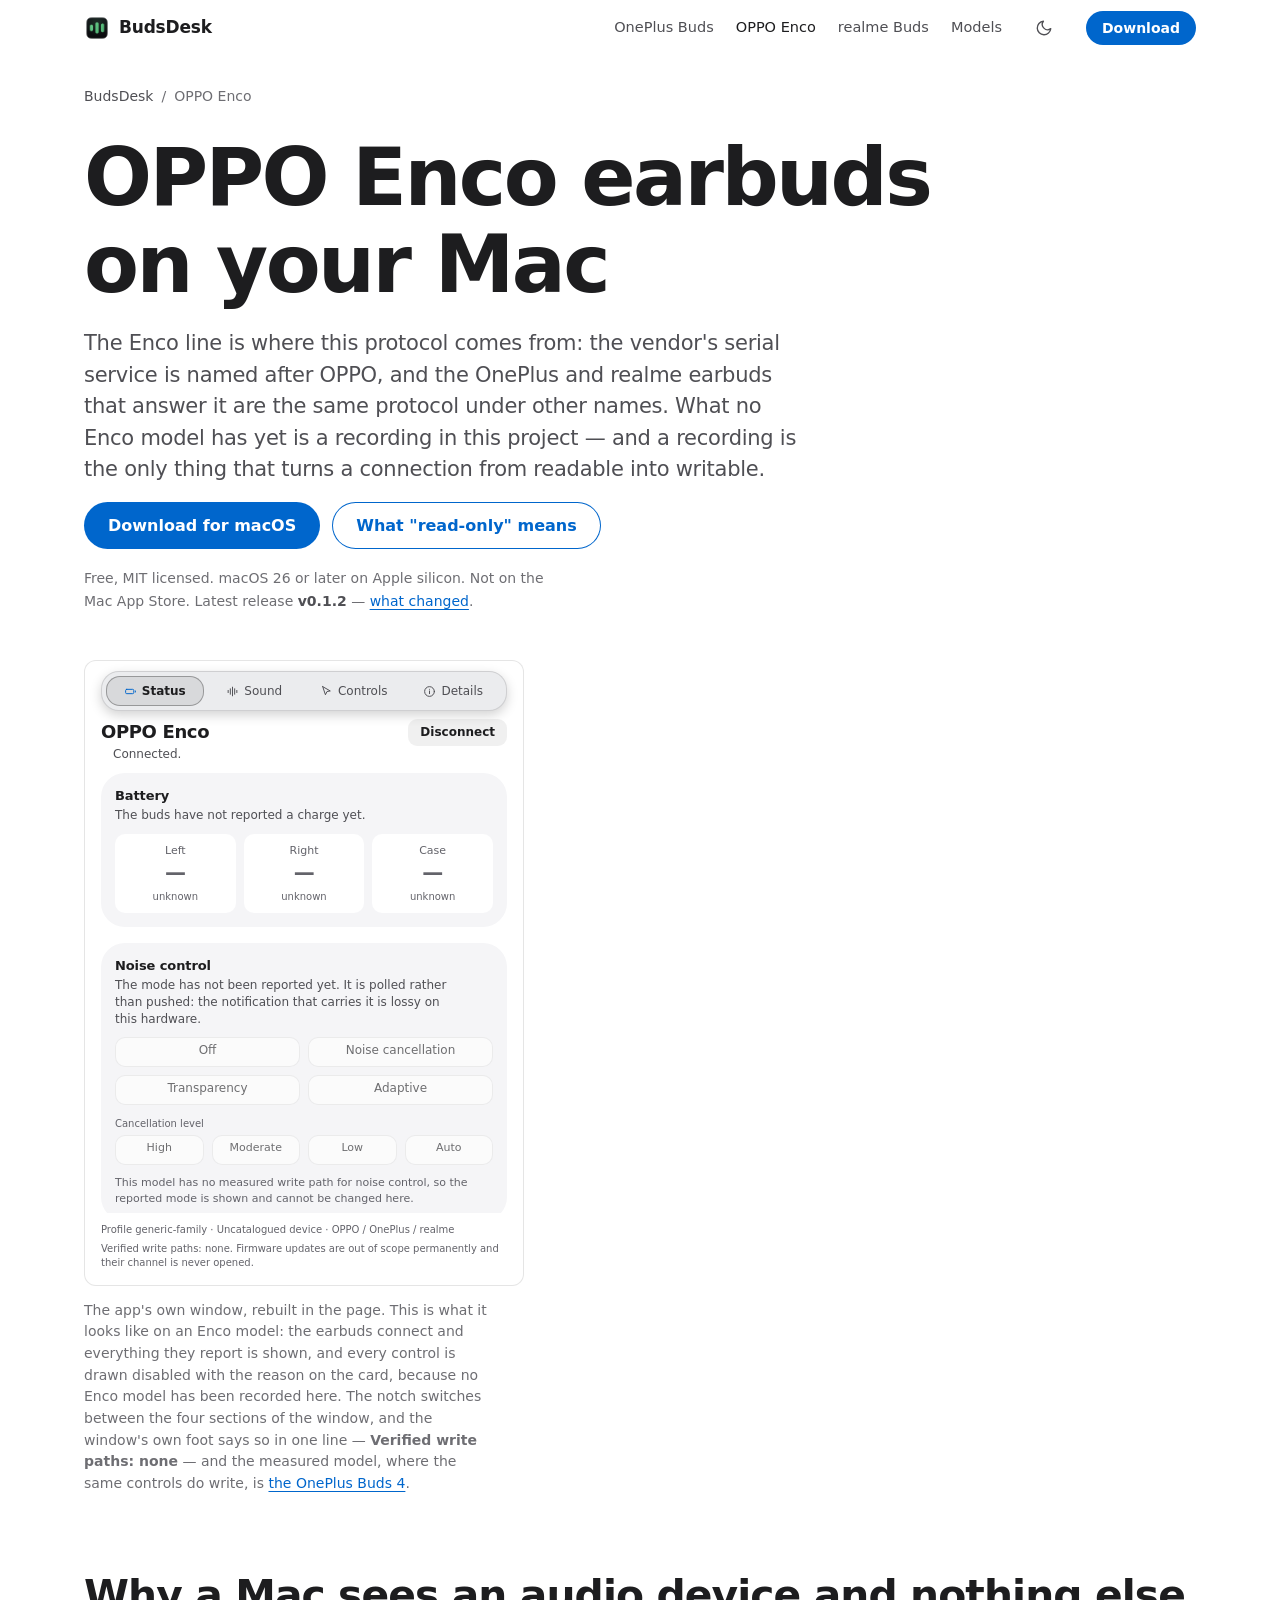
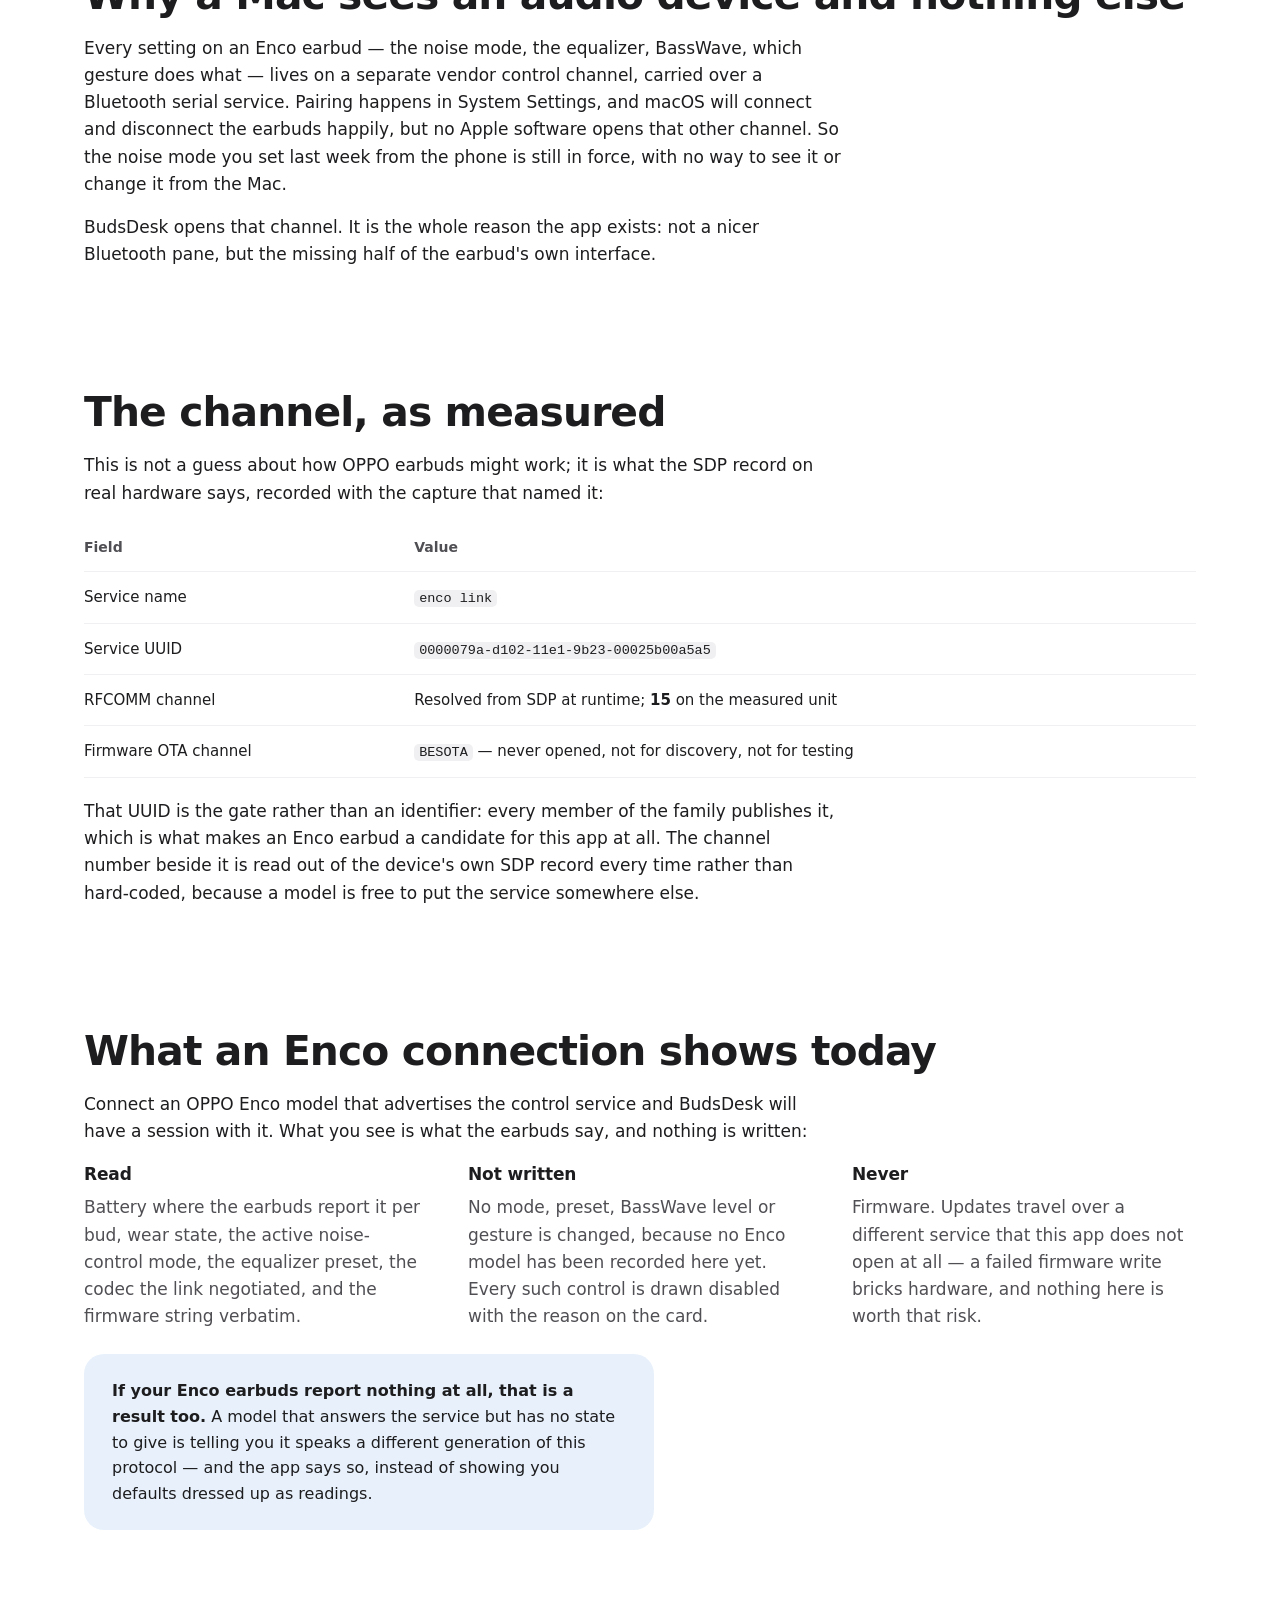
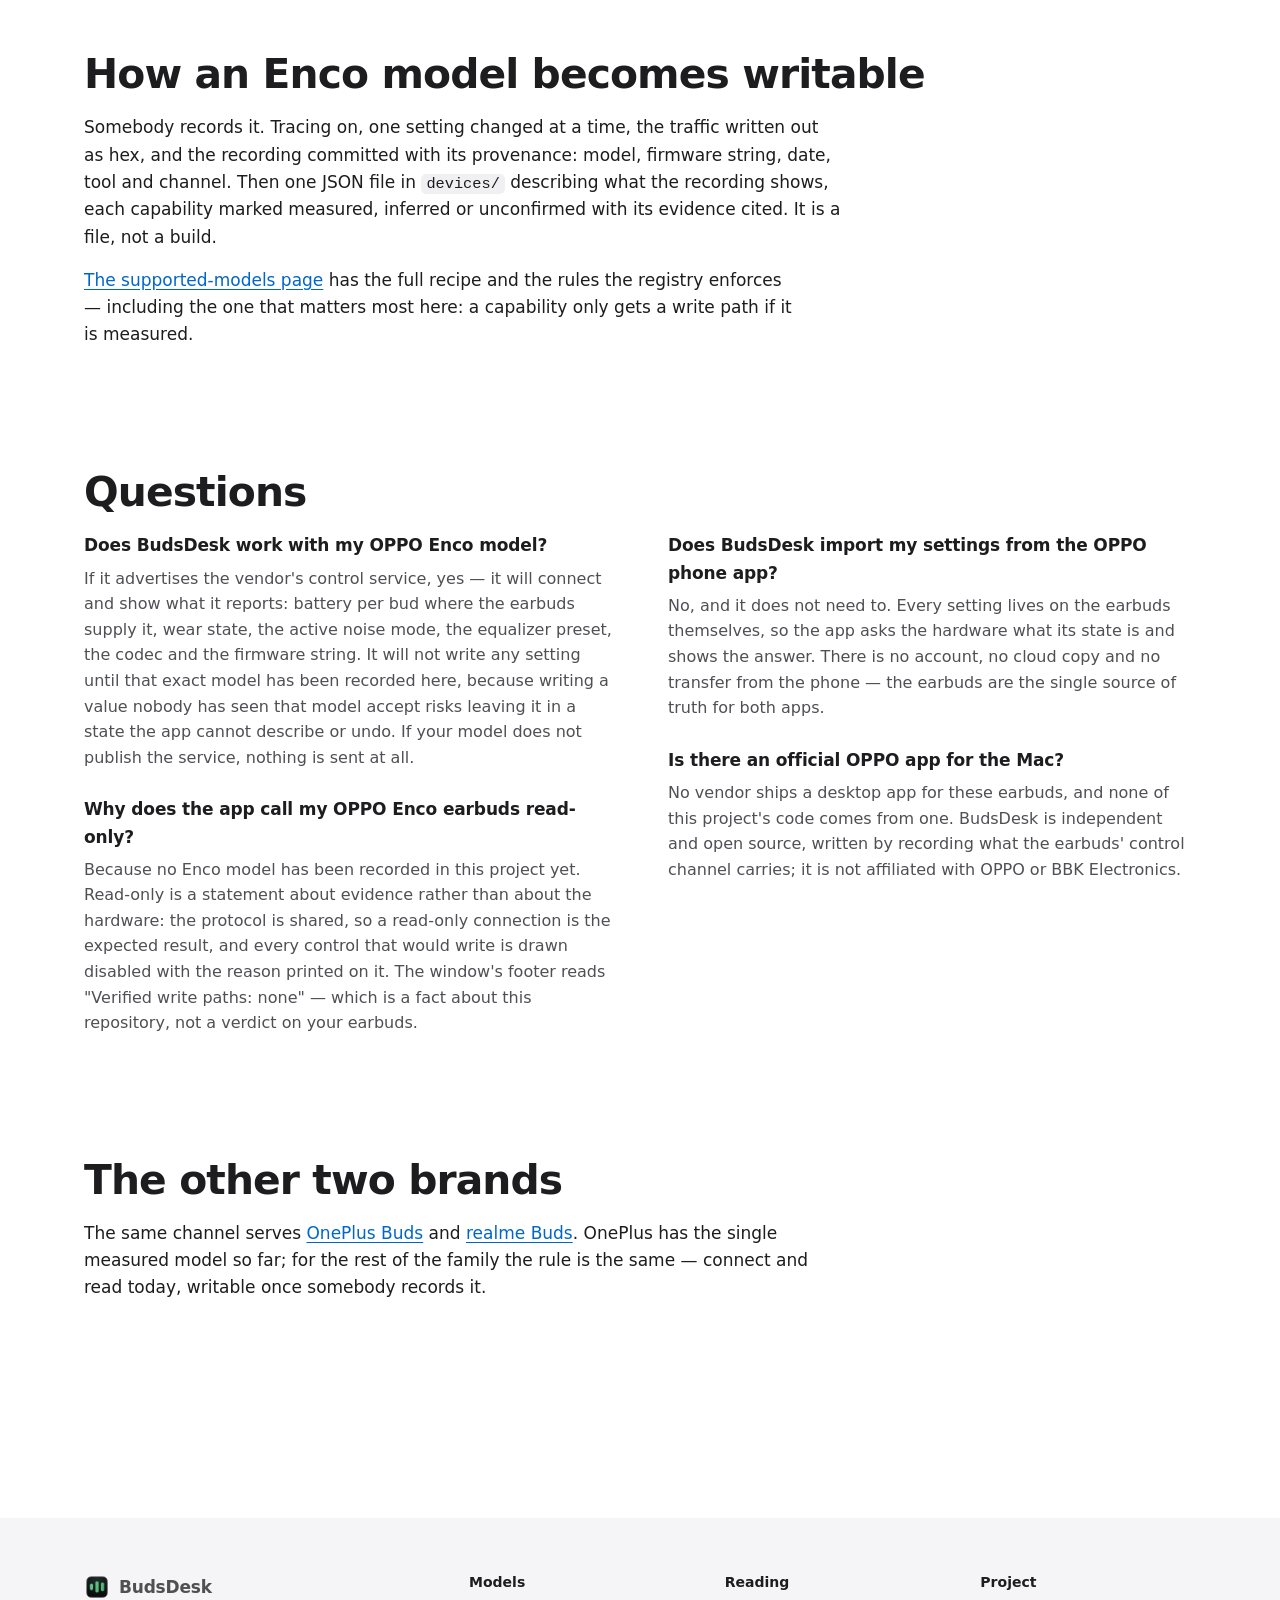
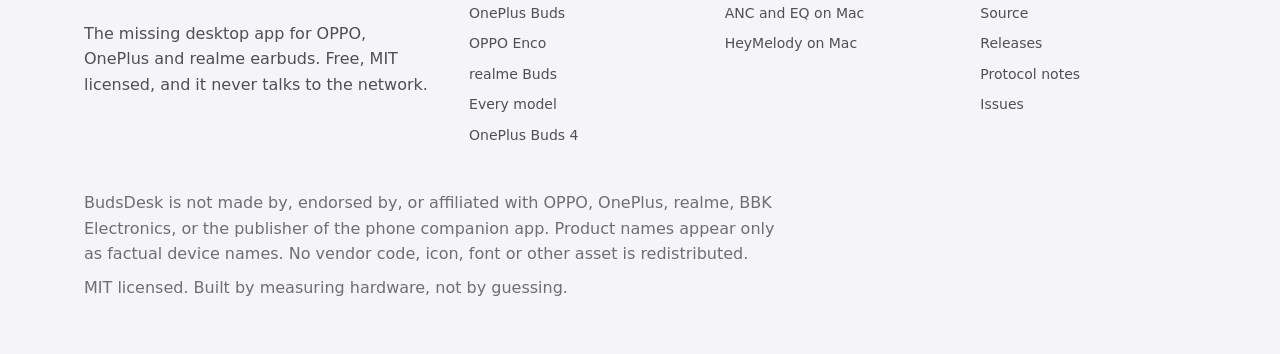
<file: docs/oppo-buds-on-mac.html>
<!DOCTYPE html>
<html lang="en">
<head>
<meta charset="utf-8">
<meta name="viewport" content="width=device-width, initial-scale=1">
<title>OPPO Enco Buds on a Mac: ANC, EQ &amp; Battery — BudsDesk</title>
<meta name="description" content="OPPO Enco earbuds on macOS: what the Mac will not do, the vendor control channel BudsDesk opens, what it reads from an Enco connection today, and what turns an Enco model from read-only into supported.">
<link rel="canonical" href="https://shashank99928.github.io/BudsDesk/oppo-buds-on-mac.html">
<meta name="theme-color" content="#ffffff" media="(prefers-color-scheme: light)">
<meta name="theme-color" content="#0e1013" media="(prefers-color-scheme: dark)">
<meta name="color-scheme" content="light dark">

<meta property="og:type" content="article">
<meta property="og:site_name" content="BudsDesk">
<meta property="og:title" content="OPPO Enco earbuds on a Mac — BudsDesk">
<meta property="og:description" content="The Enco line on macOS: the channel BudsDesk opens, what it reads today, and what makes an Enco model fully supported.">
<meta property="og:url" content="https://shashank99928.github.io/BudsDesk/oppo-buds-on-mac.html">
<meta name="twitter:card" content="summary">
<meta property="og:image" content="https://shashank99928.github.io/BudsDesk/assets/icon.png">

<link rel="stylesheet" href="assets/style.css?v=5">
<script>
try { var saved = localStorage.getItem("budsdesk-appearance"); if (saved === "light" || saved === "dark") { document.documentElement.dataset.theme = saved; } } catch (error) { }
</script>

<!-- The motion layer. This one line marks the document before the first paint, so the page
     is only ever hidden by an animation it has already decided to run. Without it, nothing
     is hidden at all.

     The timer is the other half of that promise: if the script that runs the animation
     never arrives, the mark is taken back off and the page is simply a page. -->
<script>
document.documentElement.classList.add("js");
setTimeout(function () {
    if (!document.documentElement.classList.contains("motion")) {
        document.documentElement.classList.remove("js");
    }
}, 3000);
</script>
<link rel="icon" href="assets/icon.png" type="image/png">

<script type="application/ld+json">
{
  "@context": "https://schema.org",
  "@graph": [
    {
      "@type": "BreadcrumbList",
      "itemListElement": [
        { "@type": "ListItem", "position": 1, "name": "BudsDesk", "item": "https://shashank99928.github.io/BudsDesk/" },
        { "@type": "ListItem", "position": 2, "name": "OPPO Enco", "item": "https://shashank99928.github.io/BudsDesk/oppo-buds-on-mac.html" }
      ]
    },
    {
      "@type": "FAQPage",
      "mainEntity": [
        {
          "@type": "Question",
          "name": "Does BudsDesk work with my OPPO Enco model?",
          "acceptedAnswer": {
            "@type": "Answer",
            "text": "If it advertises the vendor's control service, yes — it will connect and show what it reports: battery per bud where the earbuds supply it, wear state, the active noise mode, the equalizer preset, the codec and the firmware string. It will not write any setting until that exact model has been recorded here, because writing a value nobody has seen that model accept risks leaving it in a state the app cannot describe or undo. If your model does not publish the service, nothing is sent at all."
          }
        },
        {
          "@type": "Question",
          "name": "Why does the app call my OPPO Enco earbuds read-only?",
          "acceptedAnswer": {
            "@type": "Answer",
            "text": "Because no Enco model has been recorded in this project yet. Read-only is a statement about evidence rather than about the hardware: the protocol is shared, so a read-only connection is the expected result, and every control that would write is drawn disabled with the reason printed on it. The window's footer reads \"Verified write paths: none\" — which is a fact about this repository, not a verdict on your earbuds."
          }
        },
        {
          "@type": "Question",
          "name": "Does BudsDesk import my settings from the OPPO phone app?",
          "acceptedAnswer": {
            "@type": "Answer",
            "text": "No, and it does not need to. Every setting lives on the earbuds themselves, so the app asks the hardware what its state is and shows the answer. There is no account, no cloud copy and no transfer from the phone — the earbuds are the single source of truth for both apps."
          }
        },
        {
          "@type": "Question",
          "name": "Is there an official OPPO app for the Mac?",
          "acceptedAnswer": {
            "@type": "Answer",
            "text": "No vendor ships a desktop app for these earbuds, and none of this project's code comes from one. BudsDesk is independent and open source, written by recording what the earbuds' control channel carries; it is not affiliated with OPPO or BBK Electronics."
          }
        }
      ]
    }
  ]
}
</script>
</head>
<body>

<a class="skip" href="#main">Skip to content</a>

<header class="site">
  <div class="wrap">
    <a class="brand" href="/BudsDesk/"><span class="mark" aria-hidden="true"></span>BudsDesk</a>
    <nav class="site" aria-label="Main">
      <a href="/BudsDesk/oneplus-buds-on-mac.html">OnePlus Buds</a>
      <a href="/BudsDesk/oppo-buds-on-mac.html" aria-current="page">OPPO Enco</a>
      <a href="/BudsDesk/realme-buds-on-mac.html">realme Buds</a>
      <a href="/BudsDesk/models.html">Models</a>
    </nav>
    <a class="nav-download" href="https://github.com/shashank99928/BudsDesk/releases/latest/download/BudsDesk.dmg">Download</a>
  </div>
</header>

<main id="main">
<div class="wrap">

  <nav class="crumb" aria-label="Breadcrumb">
    <ol>
      <li><a href="/BudsDesk/">BudsDesk</a></li>
      <li aria-current="page">OPPO Enco</li>
    </ol>
  </nav>

  <h1>OPPO Enco earbuds on your Mac</h1>

  <p class="lede" data-reveal>
    The Enco line is where this protocol comes from: the vendor's serial service is named after OPPO,
    and the OnePlus and realme earbuds that answer it are the same protocol under other names. What no
    Enco model has yet is a recording in this project — and a recording is the only thing that turns a
    connection from readable into writable.
  </p>

  <div class="buttons" data-reveal>
    <a class="button primary" href="https://github.com/shashank99928/BudsDesk/releases/latest/download/BudsDesk.dmg">Download for macOS</a>
    <a class="button" href="/BudsDesk/models.html">What "read-only" means</a>
  </div>
  <p class="release" data-reveal>
    Free, MIT licensed. macOS 26 or later on Apple silicon. Not on the Mac App Store.
    Latest release <strong>v0.1.2</strong> —
    <a href="https://github.com/shashank99928/BudsDesk/releases">what changed</a>.
  </p>

  <!-- BEGIN read-only window -->
<figure class="shot">
        <div class="window" data-ui>
          <div class="wnotch" role="tablist" aria-label="Window sections">
            <button class="wtab" type="button" role="tab" id="wtab-ro-status"
                    aria-controls="wpanel-ro-status" aria-selected="true">
              <svg viewBox="0 0 24 24" aria-hidden="true" focusable="false" fill="none" stroke="currentColor" stroke-width="1.8" stroke-linecap="round" stroke-linejoin="round"><rect x="3" y="8" width="15" height="8" rx="2"/><path d="M21 11v2"/></svg><span>Status</span>
            </button>
            <button class="wtab" type="button" role="tab" id="wtab-ro-sound"
                    aria-controls="wpanel-ro-sound" aria-selected="false" tabindex="-1">
              <svg viewBox="0 0 24 24" aria-hidden="true" focusable="false" fill="none" stroke="currentColor" stroke-width="1.8" stroke-linecap="round" stroke-linejoin="round"><path d="M4 10v4M8 7v10M12 4v16M16 7v10M20 10v4"/></svg><span>Sound</span>
            </button>
            <button class="wtab" type="button" role="tab" id="wtab-ro-controls"
                    aria-controls="wpanel-ro-controls" aria-selected="false" tabindex="-1">
              <svg viewBox="0 0 24 24" aria-hidden="true" focusable="false" fill="none" stroke="currentColor" stroke-width="1.8" stroke-linecap="round" stroke-linejoin="round"><path d="M5 3l14 8-6 1-3 6-5-15z"/></svg><span>Controls</span>
            </button>
            <button class="wtab" type="button" role="tab" id="wtab-ro-details"
                    aria-controls="wpanel-ro-details" aria-selected="false" tabindex="-1">
              <svg viewBox="0 0 24 24" aria-hidden="true" focusable="false" fill="none" stroke="currentColor" stroke-width="1.8" stroke-linecap="round" stroke-linejoin="round"><circle cx="12" cy="12" r="9"/><path d="M12 11v5M12 8h.01"/></svg><span>Details</span>
            </button>
          </div>

          <div class="window-head">
            <div>
              <p class="window-title">OPPO Enco</p>
              <p class="window-sub"><span class="wdot" aria-hidden="true"></span>Connected.</p>
            </div>
            <button class="window-ghost" type="button">Disconnect</button>
          </div>

          <div class="window-scroll">
            <div class="wpanel" id="wpanel-ro-status" role="tabpanel" tabindex="0" aria-labelledby="wtab-ro-status">
              <div class="wcard">
                <h3 class="wcard-title">Battery</h3>
                <p class="wcard-sub">The buds have not reported a charge yet.</p>
                <div class="wcells">
                  <div class="wcell">
                    <span class="wcell-label">Left</span>
                    <span class="wcell-value is-quiet">&mdash;</span>
                    <span class="wcell-foot">unknown</span>
                  </div>
                  <div class="wcell">
                    <span class="wcell-label">Right</span>
                    <span class="wcell-value is-quiet">&mdash;</span>
                    <span class="wcell-foot">unknown</span>
                  </div>
                  <div class="wcell">
                    <span class="wcell-label">Case</span>
                    <span class="wcell-value is-quiet">&mdash;</span>
                    <span class="wcell-foot">unknown</span>
                  </div>
                </div>
              </div>

              <div class="wcard">
                <h3 class="wcard-title">Noise control</h3>
                <p class="wcard-sub">The mode has not been reported yet. It is polled rather than
                pushed: the notification that carries it is lossy on this hardware.</p>
                <div class="wpills is-grid">
                  <span class="wpill is-disabled">Off</span>
                  <span class="wpill is-disabled">Noise cancellation</span>
                  <span class="wpill is-disabled">Transparency</span>
                  <span class="wpill is-disabled">Adaptive</span>
                </div>
                <p class="wcard-label">Cancellation level</p>
                <div class="wpills is-row">
                  <span class="wpill is-disabled">High</span>
                  <span class="wpill is-disabled">Moderate</span>
                  <span class="wpill is-disabled">Low</span>
                  <span class="wpill is-disabled">Auto</span>
                </div>
                <p class="wcard-note">This model has no measured write path for noise control, so
                the reported mode is shown and cannot be changed here.</p>
              </div>
            </div>

            <div class="wpanel" id="wpanel-ro-sound" role="tabpanel" tabindex="0" aria-labelledby="wtab-ro-sound" hidden>
              <div class="wcard">
                <h3 class="wcard-title">Equalizer</h3>
                <p class="wcard-sub">The preset has not been reported yet.</p>
                <div class="wpills">
                  <span class="wpill is-disabled">Balanced</span>
                  <span class="wpill is-disabled">Clear Vocals</span>
                  <span class="wpill is-disabled">Bass</span>
                  <span class="wpill is-disabled">Custom</span>
                </div>
                <p class="wcard-note">This model has no measured write path for the equalizer.</p>
              </div>
            </div>

            <div class="wpanel" id="wpanel-ro-controls" role="tabpanel" tabindex="0" aria-labelledby="wtab-ro-controls" hidden>
              <div class="wcard">
                <h3 class="wcard-title">Controls</h3>
                <p class="wcard-sub">Nothing measured for this model.</p>
                <p class="wcard-note">This model has no measured write path for touch gestures or
                multi-connect, so there is nothing here to change.</p>
              </div>
            </div>

            <div class="wpanel" id="wpanel-ro-details" role="tabpanel" tabindex="0" aria-labelledby="wtab-ro-details" hidden>
              <div class="wcard">
                <h3 class="wcard-title">Device</h3>
                <p class="wcard-sub">What the hardware reports, shown as it reports it.</p>
                <p class="wrow"><span class="wrow-key">Firmware</span><span
                  class="wrow-value">not reported</span></p>
                <p class="wrow"><span class="wrow-key">Codec</span><span
                  class="wrow-value">not reported</span></p>
                <p class="wrow"><span class="wrow-key">Custom EQ</span><span
                  class="wrow-value">not reported</span></p>
              </div>

              <div class="wcard">
                <h3 class="wcard-title">Activity</h3>
                <p class="wcard-sub">What happened, in order. A declined write says so here
                &mdash; that is the only feedback a setter gets, because the firmware answers
                before it acts.</p>
                <p class="wread">Nothing yet. Commands and replies are listed here as they
                happen.</p>
              </div>
            </div>
          </div>

          <div class="wfoot">
            <p>Profile generic-family &middot; Uncatalogued device &middot; OPPO / OnePlus / realme</p>
            <p>Verified write paths: none. Firmware updates are out of scope permanently and their
            channel is never opened.</p>
          </div>
        </div>
        <figcaption>
          The app's own window, rebuilt in the page. This is what it looks like on an Enco model: the
          earbuds connect and everything they report is shown, and every control is drawn
          disabled with the reason on the card, because no Enco model has been recorded here. The notch switches between the
          four sections of the window, and the window's own foot says so in one line &mdash;
          <strong>Verified write paths: none</strong> &mdash; and the measured model, where the
          same controls do write, is
          <a href="/BudsDesk/oneplus-buds-4.html">the OnePlus Buds 4</a>.
        </figcaption>
      </figure>
      <!-- END read-only window -->

  <section data-reveal>
    <h2 data-reveal>Why a Mac sees an audio device and nothing else</h2>

    <p>
      Every setting on an Enco earbud — the noise mode, the equalizer, BassWave, which gesture does
      what — lives on a separate vendor control channel, carried over a Bluetooth serial service.
      Pairing happens in System Settings, and macOS will connect and disconnect the earbuds happily,
      but no Apple software opens that other channel. So the noise mode you set last week from the
      phone is still in force, with no way to see it or change it from the Mac.
    </p>

    <p>
      BudsDesk opens that channel. It is the whole reason the app exists: not a nicer Bluetooth pane,
      but the missing half of the earbud's own interface.
    </p>
  </section>

  <section data-reveal>
    <h2 data-reveal>The channel, as measured</h2>

    <p>
      This is not a guess about how OPPO earbuds might work; it is what the SDP record on real
      hardware says, recorded with the capture that named it:
    </p>

    <div class="scroll-x">
    <table>
      <thead>
        <tr><th scope="col">Field</th><th scope="col">Value</th></tr>
      </thead>
      <tbody>
        <tr><td>Service name</td><td><code>enco link</code></td></tr>
        <tr><td>Service UUID</td><td><code>0000079a-d102-11e1-9b23-00025b00a5a5</code></td></tr>
        <tr><td>RFCOMM channel</td><td>Resolved from SDP at runtime; <strong>15</strong> on the measured unit</td></tr>
        <tr><td>Firmware OTA channel</td><td><code>BESOTA</code> — never opened, not for discovery, not for testing</td></tr>
      </tbody>
    </table>
    </div>

    <p>
      That UUID is the gate rather than an identifier: every member of the family publishes it, which
      is what makes an Enco earbud a candidate for this app at all. The channel number beside it is
      read out of the device's own SDP record every time rather than hard-coded, because a model is
      free to put the service somewhere else.
    </p>
  </section>

  <section data-reveal>
    <h2 data-reveal>What an Enco connection shows today</h2>

    <p>
      Connect an OPPO Enco model that advertises the control service and BudsDesk will have a session
      with it. What you see is what the earbuds say, and nothing is written:
    </p>

    <div class="grid">
      <div class="card">
        <h3 data-reveal>Read</h3>
        <p>Battery where the earbuds report it per bud, wear state, the active noise-control mode, the
        equalizer preset, the codec the link negotiated, and the firmware string verbatim.</p>
      </div>
      <div class="card">
        <h3 data-reveal>Not written</h3>
        <p>No mode, preset, BassWave level or gesture is changed, because no Enco model has been
        recorded here yet. Every such control is drawn disabled with the reason on the card.</p>
      </div>
      <div class="card">
        <h3 data-reveal>Never</h3>
        <p>Firmware. Updates travel over a different service that this app does not open at all — a
        failed firmware write bricks hardware, and nothing here is worth that risk.</p>
      </div>
    </div>

    <div class="note warn">
      <p><strong>If your Enco earbuds report nothing at all, that is a result too.</strong> A model
      that answers the service but has no state to give is telling you it speaks a different
      generation of this protocol — and the app says so, instead of showing you defaults dressed up as
      readings.</p>
    </div>
  </section>

  <section data-reveal>
    <h2 data-reveal>How an Enco model becomes writable</h2>

    <p>
      Somebody records it. Tracing on, one setting changed at a time, the traffic written out as hex,
      and the recording committed with its provenance: model, firmware string, date, tool and channel.
      Then one JSON file in <code>devices/</code> describing what the recording shows, each capability
      marked measured, inferred or unconfirmed with its evidence cited. It is a file, not a build.
    </p>

    <p>
      <a href="/BudsDesk/models.html">The supported-models page</a> has the full recipe and the rules
      the registry enforces — including the one that matters most here: a capability only gets a write
      path if it is measured.
    </p>
  </section>

  <section data-reveal>
    <h2 data-reveal>Questions</h2>
    <dl class="faq">
      <dt>Does BudsDesk work with my OPPO Enco model?</dt>
      <dd>If it advertises the vendor's control service, yes — it will connect and show what it
      reports: battery per bud where the earbuds supply it, wear state, the active noise mode, the
      equalizer preset, the codec and the firmware string. It will not write any setting until that
      exact model has been recorded here, because writing a value nobody has seen that model accept
      risks leaving it in a state the app cannot describe or undo. If your model does not publish the
      service, nothing is sent at all.</dd>

      <dt>Why does the app call my OPPO Enco earbuds read-only?</dt>
      <dd>Because no Enco model has been recorded in this project yet. Read-only is a statement about
      evidence rather than about the hardware: the protocol is shared, so a read-only connection is
      the expected result, and every control that would write is drawn disabled with the reason
      printed on it. The window's footer reads "Verified write paths: none" — which is a fact about
      this repository, not a verdict on your earbuds.</dd>

      <dt>Does BudsDesk import my settings from the OPPO phone app?</dt>
      <dd>No, and it does not need to. Every setting lives on the earbuds themselves, so the app asks
      the hardware what its state is and shows the answer. There is no account, no cloud copy and no
      transfer from the phone — the earbuds are the single source of truth for both apps.</dd>

      <dt>Is there an official OPPO app for the Mac?</dt>
      <dd>No vendor ships a desktop app for these earbuds, and none of this project's code comes from
      one. BudsDesk is independent and open source, written by recording what the earbuds' control
      channel carries; it is not affiliated with OPPO or BBK Electronics.</dd>
    </dl>
  </section>

  <section data-reveal>
    <h2 data-reveal>The other two brands</h2>

    <p>
      The same channel serves <a href="/BudsDesk/oneplus-buds-on-mac.html">OnePlus Buds</a> and
      <a href="/BudsDesk/realme-buds-on-mac.html">realme Buds</a>. OnePlus has the single measured
      model so far; for the rest of the family the rule is the same — connect and read today, writable
      once somebody records it.
    </p>
  </section>

</div>
</main>

<footer class="site">
  <div class="wrap">
    <div class="footer-grid">
      <div class="footer-about">
        <a class="brand" href="/BudsDesk/"><span class="mark" aria-hidden="true"></span>BudsDesk</a>
        <p>The missing desktop app for OPPO, OnePlus and realme earbuds. Free, MIT licensed, and
        it never talks to the network.</p>
      </div>

      <nav aria-label="Models">
        <h2>Models</h2>
        <ul>
          <li><a href="/BudsDesk/oneplus-buds-on-mac.html">OnePlus Buds</a></li>
          <li><a href="/BudsDesk/oppo-buds-on-mac.html">OPPO Enco</a></li>
          <li><a href="/BudsDesk/realme-buds-on-mac.html">realme Buds</a></li>
          <li><a href="/BudsDesk/models.html">Every model</a></li>
          <li><a href="/BudsDesk/oneplus-buds-4.html">OnePlus Buds 4</a></li>
        </ul>
      </nav>

      <nav aria-label="Reading">
        <h2>Reading</h2>
        <ul>
          <li><a href="/BudsDesk/anc-eq-on-mac.html">ANC and EQ on Mac</a></li>
          <li><a href="/BudsDesk/heymelody-on-mac.html">HeyMelody on Mac</a></li>
        </ul>
      </nav>

      <nav aria-label="Project">
        <h2>Project</h2>
        <ul>
          <li><a href="https://github.com/shashank99928/BudsDesk">Source</a></li>
          <li><a href="https://github.com/shashank99928/BudsDesk/releases">Releases</a></li>
          <li><a href="https://github.com/shashank99928/BudsDesk/blob/main/protocol/PROTOCOL.md">Protocol notes</a></li>
          <li><a href="https://github.com/shashank99928/BudsDesk/issues">Issues</a></li>
        </ul>
      </nav>
    </div>

    <div class="footer-fine">
      <p>BudsDesk is not made by, endorsed by, or affiliated with OPPO, OnePlus, realme, BBK
      Electronics, or the publisher of the phone companion app. Product names appear only as
      factual device names. No vendor code, icon, font or other asset is redistributed.</p>
      <p>MIT licensed. Built by measuring hardware, not by guessing.</p>
    </div>
  </div>
</footer>

<script src="assets/site.js?v=5" defer></script>

</body>
</html>
</file>
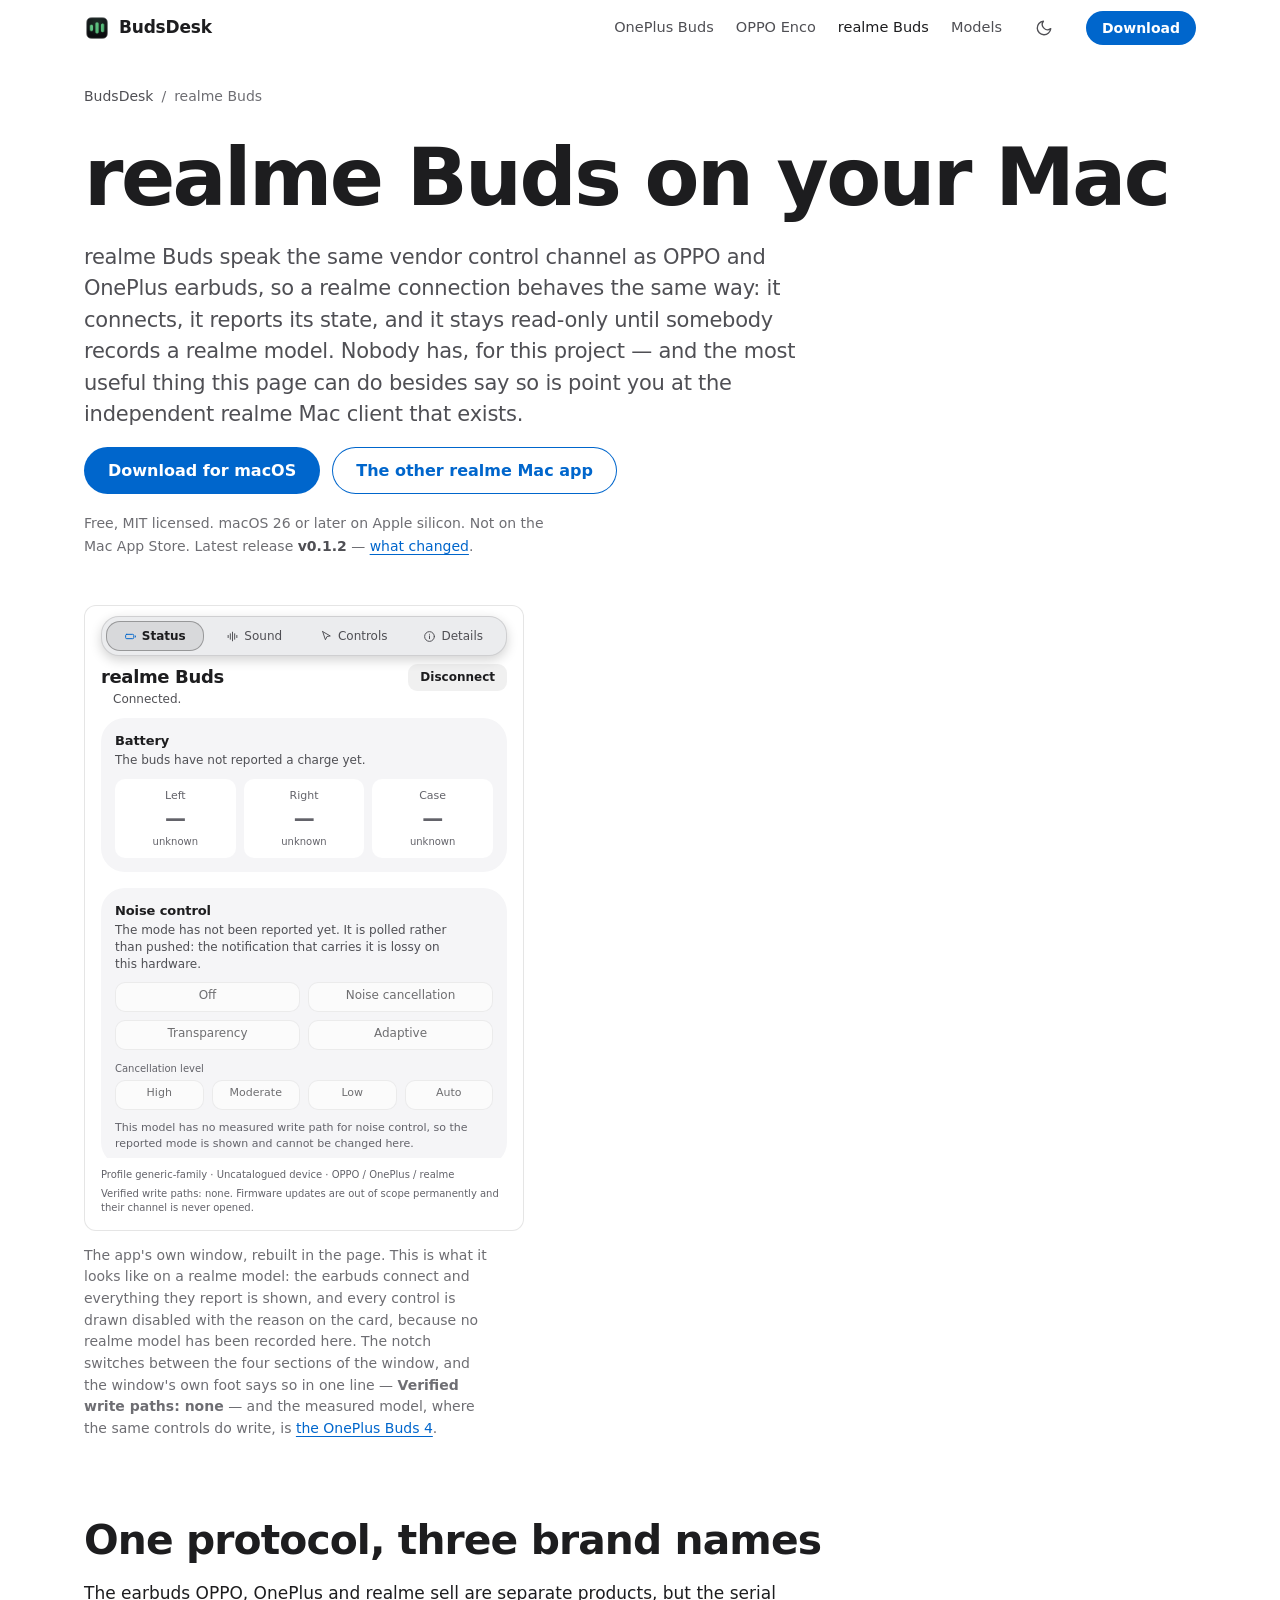
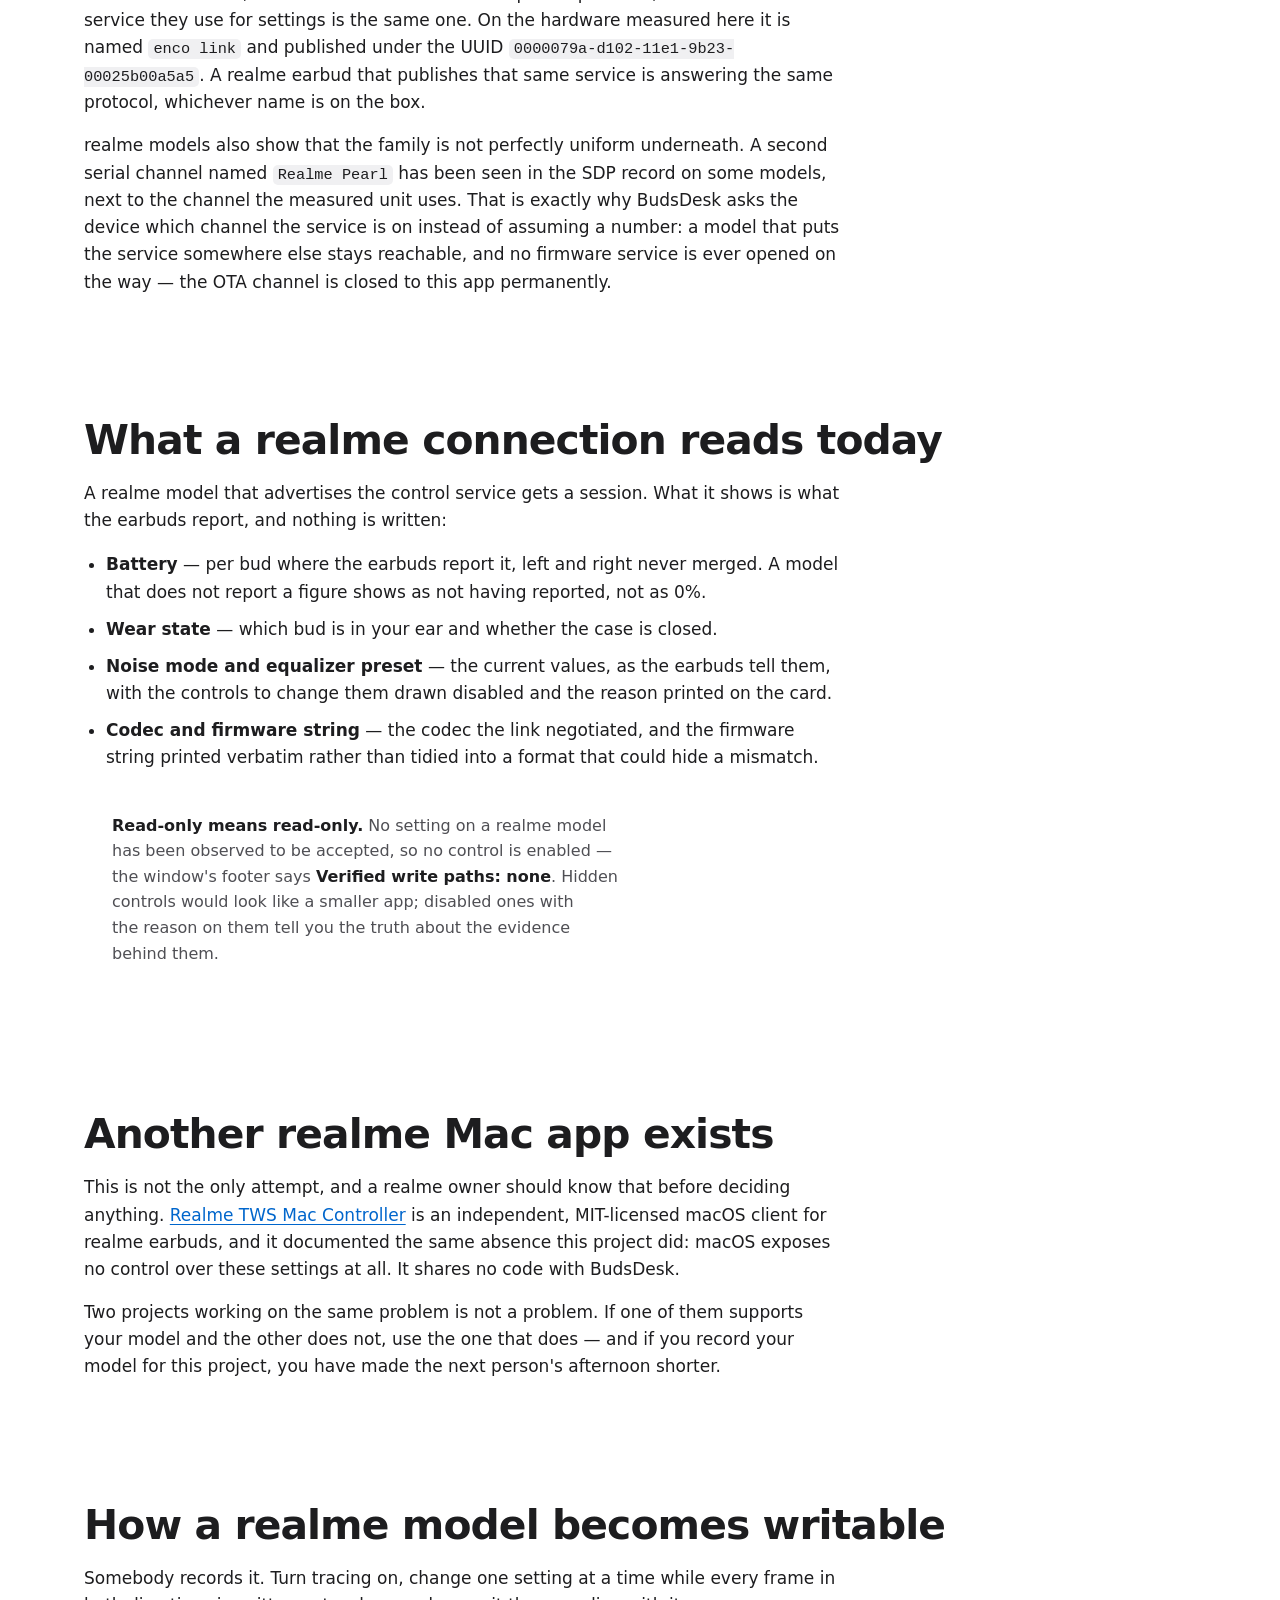
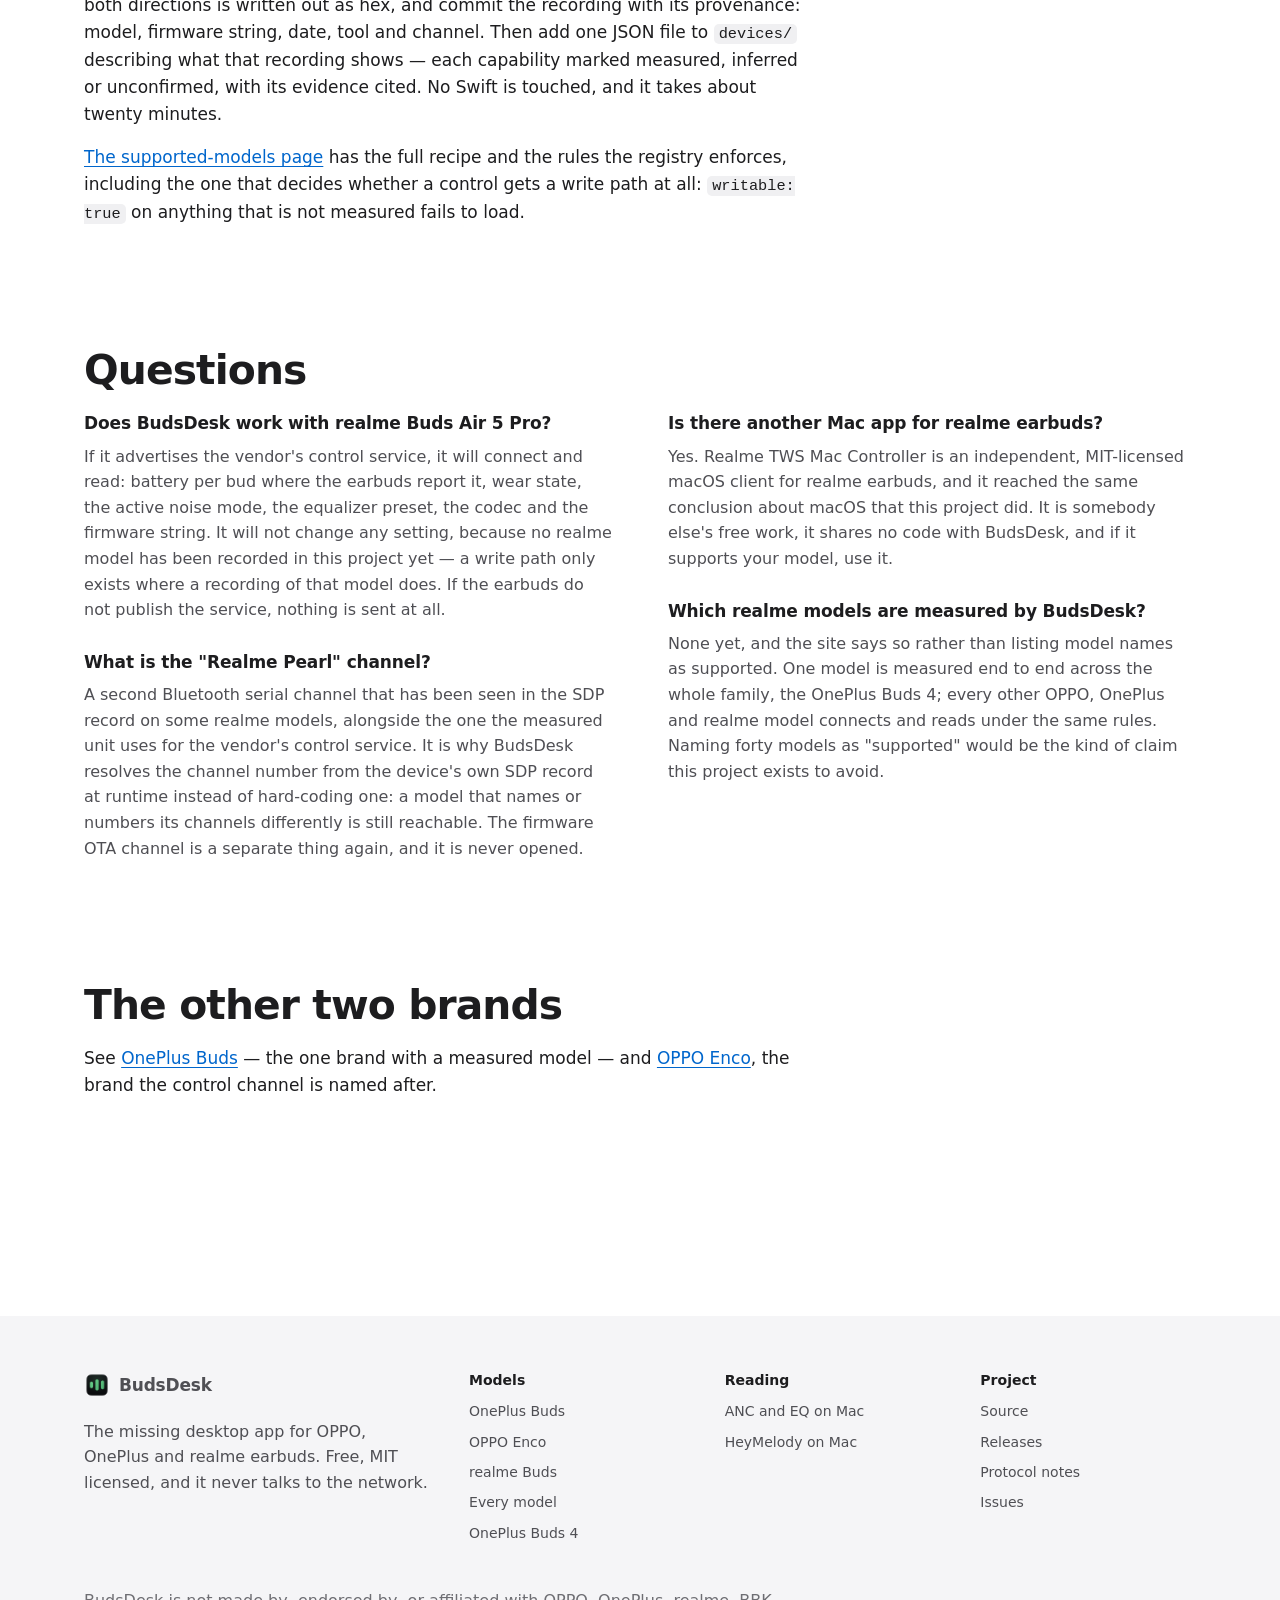
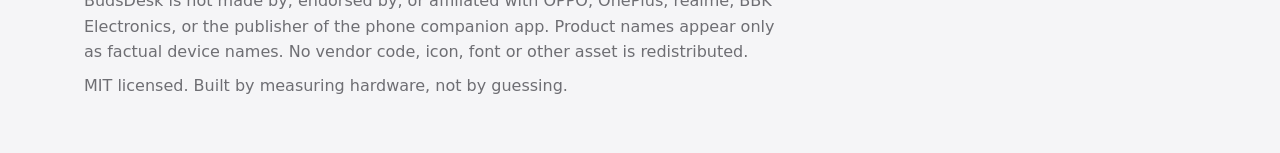
<file: docs/realme-buds-on-mac.html>
<!DOCTYPE html>
<html lang="en">
<head>
<meta charset="utf-8">
<meta name="viewport" content="width=device-width, initial-scale=1">
<title>realme Buds on a Mac: ANC, EQ &amp; Battery — BudsDesk</title>
<meta name="description" content="realme Buds on macOS: the same vendor control channel as OPPO and OnePlus, what BudsDesk reads from a realme connection today, why nothing writes yet, and the independent realme Mac client that already exists.">
<link rel="canonical" href="https://shashank99928.github.io/BudsDesk/realme-buds-on-mac.html">
<meta name="theme-color" content="#ffffff" media="(prefers-color-scheme: light)">
<meta name="theme-color" content="#0e1013" media="(prefers-color-scheme: dark)">
<meta name="color-scheme" content="light dark">

<meta property="og:type" content="article">
<meta property="og:site_name" content="BudsDesk">
<meta property="og:title" content="realme Buds on a Mac — BudsDesk">
<meta property="og:description" content="One protocol, three brands: what a realme Buds connection reads today, and what would make it writable.">
<meta property="og:url" content="https://shashank99928.github.io/BudsDesk/realme-buds-on-mac.html">
<meta name="twitter:card" content="summary">
<meta property="og:image" content="https://shashank99928.github.io/BudsDesk/assets/icon.png">

<link rel="stylesheet" href="assets/style.css?v=5">
<script>
try { var saved = localStorage.getItem("budsdesk-appearance"); if (saved === "light" || saved === "dark") { document.documentElement.dataset.theme = saved; } } catch (error) { }
</script>

<!-- The motion layer. This one line marks the document before the first paint, so the page
     is only ever hidden by an animation it has already decided to run. Without it, nothing
     is hidden at all.

     The timer is the other half of that promise: if the script that runs the animation
     never arrives, the mark is taken back off and the page is simply a page. -->
<script>
document.documentElement.classList.add("js");
setTimeout(function () {
    if (!document.documentElement.classList.contains("motion")) {
        document.documentElement.classList.remove("js");
    }
}, 3000);
</script>
<link rel="icon" href="assets/icon.png" type="image/png">

<script type="application/ld+json">
{
  "@context": "https://schema.org",
  "@graph": [
    {
      "@type": "BreadcrumbList",
      "itemListElement": [
        { "@type": "ListItem", "position": 1, "name": "BudsDesk", "item": "https://shashank99928.github.io/BudsDesk/" },
        { "@type": "ListItem", "position": 2, "name": "realme Buds", "item": "https://shashank99928.github.io/BudsDesk/realme-buds-on-mac.html" }
      ]
    },
    {
      "@type": "FAQPage",
      "mainEntity": [
        {
          "@type": "Question",
          "name": "Does BudsDesk work with realme Buds Air 5 Pro?",
          "acceptedAnswer": {
            "@type": "Answer",
            "text": "If it advertises the vendor's control service, it will connect and read: battery per bud where the earbuds report it, wear state, the active noise mode, the equalizer preset, the codec and the firmware string. It will not change any setting, because no realme model has been recorded in this project yet — a write path only exists where a recording of that model does. If the earbuds do not publish the service, nothing is sent at all."
          }
        },
        {
          "@type": "Question",
          "name": "What is the \"Realme Pearl\" channel?",
          "acceptedAnswer": {
            "@type": "Answer",
            "text": "A second Bluetooth serial channel that has been seen in the SDP record on some realme models, alongside the one the measured unit uses for the vendor's control service. It is why BudsDesk resolves the channel number from the device's own SDP record at runtime instead of hard-coding one: a model that names or numbers its channels differently is still reachable. The firmware OTA channel is a separate thing again, and it is never opened."
          }
        },
        {
          "@type": "Question",
          "name": "Is there another Mac app for realme earbuds?",
          "acceptedAnswer": {
            "@type": "Answer",
            "text": "Yes. Realme TWS Mac Controller is an independent, MIT-licensed macOS client for realme earbuds, and it reached the same conclusion about macOS that this project did. It is somebody else's free work, it shares no code with BudsDesk, and if it supports your model, use it."
          }
        },
        {
          "@type": "Question",
          "name": "Which realme models are measured by BudsDesk?",
          "acceptedAnswer": {
            "@type": "Answer",
            "text": "None yet, and the site says so rather than listing model names as supported. One model is measured end to end across the whole family, the OnePlus Buds 4; every other OPPO, OnePlus and realme model connects and reads under the same rules. Naming forty models as \"supported\" would be the kind of claim this project exists to avoid."
          }
        }
      ]
    }
  ]
}
</script>
</head>
<body>

<a class="skip" href="#main">Skip to content</a>

<header class="site">
  <div class="wrap">
    <a class="brand" href="/BudsDesk/"><span class="mark" aria-hidden="true"></span>BudsDesk</a>
    <nav class="site" aria-label="Main">
      <a href="/BudsDesk/oneplus-buds-on-mac.html">OnePlus Buds</a>
      <a href="/BudsDesk/oppo-buds-on-mac.html">OPPO Enco</a>
      <a href="/BudsDesk/realme-buds-on-mac.html" aria-current="page">realme Buds</a>
      <a href="/BudsDesk/models.html">Models</a>
    </nav>
    <a class="nav-download" href="https://github.com/shashank99928/BudsDesk/releases/latest/download/BudsDesk.dmg">Download</a>
  </div>
</header>

<main id="main">
<div class="wrap">

  <nav class="crumb" aria-label="Breadcrumb">
    <ol>
      <li><a href="/BudsDesk/">BudsDesk</a></li>
      <li aria-current="page">realme Buds</li>
    </ol>
  </nav>

  <h1>realme Buds on your Mac</h1>

  <p class="lede" data-reveal>
    realme Buds speak the same vendor control channel as OPPO and OnePlus earbuds, so a realme
    connection behaves the same way: it connects, it reports its state, and it stays read-only until
    somebody records a realme model. Nobody has, for this project — and the most useful thing this
    page can do besides say so is point you at the independent realme Mac client that exists.
  </p>

  <div class="buttons" data-reveal>
    <a class="button primary" href="https://github.com/shashank99928/BudsDesk/releases/latest/download/BudsDesk.dmg">Download for macOS</a>
    <a class="button" href="https://github.com/anikket-b/Realme-TWS-Mac-Controller">The other realme Mac app</a>
  </div>
  <p class="release" data-reveal>
    Free, MIT licensed. macOS 26 or later on Apple silicon. Not on the Mac App Store.
    Latest release <strong>v0.1.2</strong> —
    <a href="https://github.com/shashank99928/BudsDesk/releases">what changed</a>.
  </p>

  <!-- BEGIN read-only window -->
<figure class="shot">
        <div class="window" data-ui>
          <div class="wnotch" role="tablist" aria-label="Window sections">
            <button class="wtab" type="button" role="tab" id="wtab-ro-status"
                    aria-controls="wpanel-ro-status" aria-selected="true">
              <svg viewBox="0 0 24 24" aria-hidden="true" focusable="false" fill="none" stroke="currentColor" stroke-width="1.8" stroke-linecap="round" stroke-linejoin="round"><rect x="3" y="8" width="15" height="8" rx="2"/><path d="M21 11v2"/></svg><span>Status</span>
            </button>
            <button class="wtab" type="button" role="tab" id="wtab-ro-sound"
                    aria-controls="wpanel-ro-sound" aria-selected="false" tabindex="-1">
              <svg viewBox="0 0 24 24" aria-hidden="true" focusable="false" fill="none" stroke="currentColor" stroke-width="1.8" stroke-linecap="round" stroke-linejoin="round"><path d="M4 10v4M8 7v10M12 4v16M16 7v10M20 10v4"/></svg><span>Sound</span>
            </button>
            <button class="wtab" type="button" role="tab" id="wtab-ro-controls"
                    aria-controls="wpanel-ro-controls" aria-selected="false" tabindex="-1">
              <svg viewBox="0 0 24 24" aria-hidden="true" focusable="false" fill="none" stroke="currentColor" stroke-width="1.8" stroke-linecap="round" stroke-linejoin="round"><path d="M5 3l14 8-6 1-3 6-5-15z"/></svg><span>Controls</span>
            </button>
            <button class="wtab" type="button" role="tab" id="wtab-ro-details"
                    aria-controls="wpanel-ro-details" aria-selected="false" tabindex="-1">
              <svg viewBox="0 0 24 24" aria-hidden="true" focusable="false" fill="none" stroke="currentColor" stroke-width="1.8" stroke-linecap="round" stroke-linejoin="round"><circle cx="12" cy="12" r="9"/><path d="M12 11v5M12 8h.01"/></svg><span>Details</span>
            </button>
          </div>

          <div class="window-head">
            <div>
              <p class="window-title">realme Buds</p>
              <p class="window-sub"><span class="wdot" aria-hidden="true"></span>Connected.</p>
            </div>
            <button class="window-ghost" type="button">Disconnect</button>
          </div>

          <div class="window-scroll">
            <div class="wpanel" id="wpanel-ro-status" role="tabpanel" tabindex="0" aria-labelledby="wtab-ro-status">
              <div class="wcard">
                <h3 class="wcard-title">Battery</h3>
                <p class="wcard-sub">The buds have not reported a charge yet.</p>
                <div class="wcells">
                  <div class="wcell">
                    <span class="wcell-label">Left</span>
                    <span class="wcell-value is-quiet">&mdash;</span>
                    <span class="wcell-foot">unknown</span>
                  </div>
                  <div class="wcell">
                    <span class="wcell-label">Right</span>
                    <span class="wcell-value is-quiet">&mdash;</span>
                    <span class="wcell-foot">unknown</span>
                  </div>
                  <div class="wcell">
                    <span class="wcell-label">Case</span>
                    <span class="wcell-value is-quiet">&mdash;</span>
                    <span class="wcell-foot">unknown</span>
                  </div>
                </div>
              </div>

              <div class="wcard">
                <h3 class="wcard-title">Noise control</h3>
                <p class="wcard-sub">The mode has not been reported yet. It is polled rather than
                pushed: the notification that carries it is lossy on this hardware.</p>
                <div class="wpills is-grid">
                  <span class="wpill is-disabled">Off</span>
                  <span class="wpill is-disabled">Noise cancellation</span>
                  <span class="wpill is-disabled">Transparency</span>
                  <span class="wpill is-disabled">Adaptive</span>
                </div>
                <p class="wcard-label">Cancellation level</p>
                <div class="wpills is-row">
                  <span class="wpill is-disabled">High</span>
                  <span class="wpill is-disabled">Moderate</span>
                  <span class="wpill is-disabled">Low</span>
                  <span class="wpill is-disabled">Auto</span>
                </div>
                <p class="wcard-note">This model has no measured write path for noise control, so
                the reported mode is shown and cannot be changed here.</p>
              </div>
            </div>

            <div class="wpanel" id="wpanel-ro-sound" role="tabpanel" tabindex="0" aria-labelledby="wtab-ro-sound" hidden>
              <div class="wcard">
                <h3 class="wcard-title">Equalizer</h3>
                <p class="wcard-sub">The preset has not been reported yet.</p>
                <div class="wpills">
                  <span class="wpill is-disabled">Balanced</span>
                  <span class="wpill is-disabled">Clear Vocals</span>
                  <span class="wpill is-disabled">Bass</span>
                  <span class="wpill is-disabled">Custom</span>
                </div>
                <p class="wcard-note">This model has no measured write path for the equalizer.</p>
              </div>
            </div>

            <div class="wpanel" id="wpanel-ro-controls" role="tabpanel" tabindex="0" aria-labelledby="wtab-ro-controls" hidden>
              <div class="wcard">
                <h3 class="wcard-title">Controls</h3>
                <p class="wcard-sub">Nothing measured for this model.</p>
                <p class="wcard-note">This model has no measured write path for touch gestures or
                multi-connect, so there is nothing here to change.</p>
              </div>
            </div>

            <div class="wpanel" id="wpanel-ro-details" role="tabpanel" tabindex="0" aria-labelledby="wtab-ro-details" hidden>
              <div class="wcard">
                <h3 class="wcard-title">Device</h3>
                <p class="wcard-sub">What the hardware reports, shown as it reports it.</p>
                <p class="wrow"><span class="wrow-key">Firmware</span><span
                  class="wrow-value">not reported</span></p>
                <p class="wrow"><span class="wrow-key">Codec</span><span
                  class="wrow-value">not reported</span></p>
                <p class="wrow"><span class="wrow-key">Custom EQ</span><span
                  class="wrow-value">not reported</span></p>
              </div>

              <div class="wcard">
                <h3 class="wcard-title">Activity</h3>
                <p class="wcard-sub">What happened, in order. A declined write says so here
                &mdash; that is the only feedback a setter gets, because the firmware answers
                before it acts.</p>
                <p class="wread">Nothing yet. Commands and replies are listed here as they
                happen.</p>
              </div>
            </div>
          </div>

          <div class="wfoot">
            <p>Profile generic-family &middot; Uncatalogued device &middot; OPPO / OnePlus / realme</p>
            <p>Verified write paths: none. Firmware updates are out of scope permanently and their
            channel is never opened.</p>
          </div>
        </div>
        <figcaption>
          The app's own window, rebuilt in the page. This is what it looks like on a realme model: the
          earbuds connect and everything they report is shown, and every control is drawn
          disabled with the reason on the card, because no realme model has been recorded here. The notch switches between the
          four sections of the window, and the window's own foot says so in one line &mdash;
          <strong>Verified write paths: none</strong> &mdash; and the measured model, where the
          same controls do write, is
          <a href="/BudsDesk/oneplus-buds-4.html">the OnePlus Buds 4</a>.
        </figcaption>
      </figure>
      <!-- END read-only window -->

  <section data-reveal>
    <h2 data-reveal>One protocol, three brand names</h2>

    <p>
      The earbuds OPPO, OnePlus and realme sell are separate products, but the serial service they use
      for settings is the same one. On the hardware measured here it is named
      <code>enco link</code> and published under the UUID
      <code>0000079a-d102-11e1-9b23-00025b00a5a5</code>. A realme earbud that publishes that same
      service is answering the same protocol, whichever name is on the box.
    </p>

    <p>
      realme models also show that the family is not perfectly uniform underneath. A second serial
      channel named <code>Realme Pearl</code> has been seen in the SDP record on some models, next to
      the channel the measured unit uses. That is exactly why BudsDesk asks the device which channel
      the service is on instead of assuming a number: a model that puts the service somewhere else
      stays reachable, and no firmware service is ever opened on the way — the OTA channel is closed to
      this app permanently.
    </p>
  </section>

  <section data-reveal>
    <h2 data-reveal>What a realme connection reads today</h2>

    <p>
      A realme model that advertises the control service gets a session. What it shows is what the
      earbuds report, and nothing is written:
    </p>

    <ul>
      <li data-reveal><strong>Battery</strong> — per bud where the earbuds report it, left and right never merged.
      A model that does not report a figure shows as not having reported, not as 0%.</li>
      <li data-reveal><strong>Wear state</strong> — which bud is in your ear and whether the case is closed.</li>
      <li data-reveal><strong>Noise mode and equalizer preset</strong> — the current values, as the earbuds tell
      them, with the controls to change them drawn disabled and the reason printed on the card.</li>
      <li data-reveal><strong>Codec and firmware string</strong> — the codec the link negotiated, and the firmware
      string printed verbatim rather than tidied into a format that could hide a mismatch.</li>
    </ul>

    <div class="note">
      <p><strong>Read-only means read-only.</strong> No setting on a realme model has been observed to
      be accepted, so no control is enabled — the window's footer says
      <strong>Verified write paths: none</strong>. Hidden controls would look like a smaller app;
      disabled ones with the reason on them tell you the truth about the evidence behind them.</p>
    </div>
  </section>

  <section data-reveal>
    <h2 data-reveal>Another realme Mac app exists</h2>

    <p>
      This is not the only attempt, and a realme owner should know that before deciding anything.
      <a href="https://github.com/anikket-b/Realme-TWS-Mac-Controller">Realme TWS Mac Controller</a> is
      an independent, MIT-licensed macOS client for realme earbuds, and it documented the same absence
      this project did: macOS exposes no control over these settings at all. It shares no code with
      BudsDesk.
    </p>

    <p>
      Two projects working on the same problem is not a problem. If one of them supports your model
      and the other does not, use the one that does — and if you record your model for this project,
      you have made the next person's afternoon shorter.
    </p>
  </section>

  <section data-reveal>
    <h2 data-reveal>How a realme model becomes writable</h2>

    <p>
      Somebody records it. Turn tracing on, change one setting at a time while every frame in both
      directions is written out as hex, and commit the recording with its provenance: model, firmware
      string, date, tool and channel. Then add one JSON file to <code>devices/</code> describing what
      that recording shows — each capability marked measured, inferred or unconfirmed, with its
      evidence cited. No Swift is touched, and it takes about twenty minutes.
    </p>

    <p>
      <a href="/BudsDesk/models.html">The supported-models page</a> has the full recipe and the rules
      the registry enforces, including the one that decides whether a control gets a write path at all:
      <code>writable: true</code> on anything that is not measured fails to load.
    </p>
  </section>

  <section data-reveal>
    <h2 data-reveal>Questions</h2>
    <dl class="faq">
      <dt>Does BudsDesk work with realme Buds Air 5 Pro?</dt>
      <dd>If it advertises the vendor's control service, it will connect and read: battery per bud
      where the earbuds report it, wear state, the active noise mode, the equalizer preset, the codec
      and the firmware string. It will not change any setting, because no realme model has been
      recorded in this project yet — a write path only exists where a recording of that model does.
      If the earbuds do not publish the service, nothing is sent at all.</dd>

      <dt>What is the "Realme Pearl" channel?</dt>
      <dd>A second Bluetooth serial channel that has been seen in the SDP record on some realme
      models, alongside the one the measured unit uses for the vendor's control service. It is why
      BudsDesk resolves the channel number from the device's own SDP record at runtime instead of
      hard-coding one: a model that names or numbers its channels differently is still reachable. The
      firmware OTA channel is a separate thing again, and it is never opened.</dd>

      <dt>Is there another Mac app for realme earbuds?</dt>
      <dd>Yes. Realme TWS Mac Controller is an independent, MIT-licensed macOS client for realme
      earbuds, and it reached the same conclusion about macOS that this project did. It is somebody
      else's free work, it shares no code with BudsDesk, and if it supports your model, use it.</dd>

      <dt>Which realme models are measured by BudsDesk?</dt>
      <dd>None yet, and the site says so rather than listing model names as supported. One model is
      measured end to end across the whole family, the OnePlus Buds 4; every other OPPO, OnePlus and
      realme model connects and reads under the same rules. Naming forty models as "supported" would
      be the kind of claim this project exists to avoid.</dd>
    </dl>
  </section>

  <section data-reveal>
    <h2 data-reveal>The other two brands</h2>

    <p>
      See <a href="/BudsDesk/oneplus-buds-on-mac.html">OnePlus Buds</a> — the one brand with a
      measured model — and <a href="/BudsDesk/oppo-buds-on-mac.html">OPPO Enco</a>, the brand the
      control channel is named after.
    </p>
  </section>

</div>
</main>

<footer class="site">
  <div class="wrap">
    <div class="footer-grid">
      <div class="footer-about">
        <a class="brand" href="/BudsDesk/"><span class="mark" aria-hidden="true"></span>BudsDesk</a>
        <p>The missing desktop app for OPPO, OnePlus and realme earbuds. Free, MIT licensed, and
        it never talks to the network.</p>
      </div>

      <nav aria-label="Models">
        <h2>Models</h2>
        <ul>
          <li><a href="/BudsDesk/oneplus-buds-on-mac.html">OnePlus Buds</a></li>
          <li><a href="/BudsDesk/oppo-buds-on-mac.html">OPPO Enco</a></li>
          <li><a href="/BudsDesk/realme-buds-on-mac.html">realme Buds</a></li>
          <li><a href="/BudsDesk/models.html">Every model</a></li>
          <li><a href="/BudsDesk/oneplus-buds-4.html">OnePlus Buds 4</a></li>
        </ul>
      </nav>

      <nav aria-label="Reading">
        <h2>Reading</h2>
        <ul>
          <li><a href="/BudsDesk/anc-eq-on-mac.html">ANC and EQ on Mac</a></li>
          <li><a href="/BudsDesk/heymelody-on-mac.html">HeyMelody on Mac</a></li>
        </ul>
      </nav>

      <nav aria-label="Project">
        <h2>Project</h2>
        <ul>
          <li><a href="https://github.com/shashank99928/BudsDesk">Source</a></li>
          <li><a href="https://github.com/shashank99928/BudsDesk/releases">Releases</a></li>
          <li><a href="https://github.com/shashank99928/BudsDesk/blob/main/protocol/PROTOCOL.md">Protocol notes</a></li>
          <li><a href="https://github.com/shashank99928/BudsDesk/issues">Issues</a></li>
        </ul>
      </nav>
    </div>

    <div class="footer-fine">
      <p>BudsDesk is not made by, endorsed by, or affiliated with OPPO, OnePlus, realme, BBK
      Electronics, or the publisher of the phone companion app. Product names appear only as
      factual device names. No vendor code, icon, font or other asset is redistributed.</p>
      <p>MIT licensed. Built by measuring hardware, not by guessing.</p>
    </div>
  </div>
</footer>

<script src="assets/site.js?v=5" defer></script>

</body>
</html>
</file>
<file: docs/assets/style.css>
/* BudsDesk site styles.
 *
 * One stylesheet, no framework, no webfont, no CDN, no build step. Every rule here is
 * auditable in one file, and the page renders identically offline — which matters for a
 * project whose whole claim is that it never talks to a network.
 *
 * The layout is the one a Mac app page usually is: a plain bar, one big first screen with
 * the product in it, then the argument in sections, then a close. The palette is the app's
 * own, lightened for a page and kept for the dark one, so the window in the picture and the
 * page around it are the same product.
 */

/* Light is the default whatever the system setting says. Dark is used only when the reader
 * chooses it with the switch in the bar; the script records that in localStorage and the
 * head applies it before the first paint. */
:root,
:root[data-theme="light"] {
    color-scheme: light;

    /* Ground and surfaces. A surface is a tone step from the ground, never a line and never
     * a shadow: a page made of outlines reads as a grid of boxes. */
    --bg: #ffffff;
    --band: #f5f5f7;
    --surface: #ffffff;
    --surface-2: #f0f0f2;
    --line: #d2d2d7;
    --header-bg: rgba(255, 255, 255, 0.72);

    /* The app's window in light appearance: the same roles as its dark one, in the light
     * ink and fills macOS draws. */
    --w-ground: #ffffff;
    --w-card: #f5f5f7;
    --w-cell: #ffffff;
    --w-stroke: rgba(0, 0, 0, 0.1);
    --w-ink: #1d1d1f;
    --w-muted: #4f4f54;
    --w-faint: #63636a;
    --w-accent: #0066cc;
    --w-select: rgba(0, 0, 0, 0.08);
    --w-select-stroke: rgba(0, 0, 0, 0.3);
    --w-notch: #ebecee;
    --w-notch-stroke: rgba(0, 0, 0, 0.12);
    --w-ghost: rgba(0, 0, 0, 0.06);
    --w-pill: #ffffff;
    --w-hover: rgba(0, 0, 0, 0.04);
    --w-scroll: rgba(0, 0, 0, 0.18);
    --w-warn: #8a5a00;

    /* Ink. Every one of these clears 4.5:1 on the grounds above it, which is why the
     * secondary grey is #626268 and not the lighter one macOS uses in places. */
    --ink: #1d1d1f;
    --muted: #4f4f54;
    --faint: #6e6e73;

    /* One accent: the app's own blue, darkened for a light ground so that text and fills
     * both clear the contrast bar. The dark scheme puts the app's own #59a8ff back. */
    --accent: #0066cc;
    --accent-ink: #ffffff;
    --accent-soft: #e8f1fb;

    --good: #1f7a43;
    --warning: #8a5a00;

    --radius: 12px;
    --radius-lg: 20px;
    --measure: 70ch;

    --font: -apple-system, BlinkMacSystemFont, "SF Pro Text", "Segoe UI", system-ui, sans-serif;

    --step-display: clamp(2.6rem, 1.4rem + 5vw, 5rem);
    --step-head: clamp(1.75rem, 1.35rem + 1.5vw, 2.6rem);
    --step-lead: clamp(1.125rem, 1.06rem + 0.32vw, 1.3125rem);
    --step-body: 1.0625rem;
    --step-small: 0.875rem;
}

/* The dark scheme is the app's own: the window is pinned to Dark Aqua because that is the
 * appearance it was verified in, so the page that shows it is dark in the same way. */
:root[data-theme="dark"] {
    color-scheme: dark;
    --bg: #0e1013;
    --band: #171a1f;
    --surface: #171a1f;
    --surface-2: #20242a;
    --line: #2c3036;
    --header-bg: rgba(14, 16, 19, 0.72);

    --w-ground: #0e1013;
    --w-card: rgba(255, 255, 255, 0.045);
    --w-cell: rgba(255, 255, 255, 0.04);
    --w-stroke: rgba(255, 255, 255, 0.08);
    --w-ink: rgba(255, 255, 255, 0.94);
    --w-muted: rgba(255, 255, 255, 0.66);
    --w-faint: rgba(255, 255, 255, 0.5);
    --w-accent: #59a8ff;
    --w-select: rgba(255, 255, 255, 0.16);
    --w-select-stroke: rgba(255, 255, 255, 0.38);
    --w-notch: #090a0c;
    --w-notch-stroke: rgba(255, 255, 255, 0.09);
    --w-ghost: rgba(255, 255, 255, 0.08);
    --w-pill: rgba(255, 255, 255, 0.02);
    --w-hover: rgba(255, 255, 255, 0.06);
    --w-scroll: rgba(255, 255, 255, 0.16);
    --w-warn: #fac25c;

    --ink: #f3f4f6;
    --muted: #a9aeb6;
    --faint: #9aa0a8;

    --accent: #59a8ff;
    --accent-ink: #06121f;
    --accent-soft: #16273a;

    --good: #6bd18c;
    --warning: #fac25c;
}

* { box-sizing: border-box; }

html {
    -webkit-text-size-adjust: 100%;
    scroll-behavior: smooth;
}

@media (prefers-reduced-motion: reduce) {
    html { scroll-behavior: auto; }
    *, *::before, *::after {
        animation-duration: 0.001ms !important;
        animation-iteration-count: 1 !important;
        transition-duration: 0.001ms !important;
    }
}

body {
    margin: 0;
    background: var(--bg);
    color: var(--ink);
    font-family: var(--font);
    font-size: var(--step-body);
    line-height: 1.6;
    -webkit-font-smoothing: antialiased;
    -moz-osx-font-smoothing: grayscale;
    /* A firmware string, a UUID or a long URL must wrap rather than push the page sideways. */
    overflow-wrap: break-word;
}

/* Images are decoration here — the app's own window, drawn by the app. */
img {
    max-width: 100%;
    height: auto;
}

a {
    color: var(--accent);
    text-underline-offset: 3px;
}

::selection { background: var(--accent); color: var(--accent-ink); }

@media (hover: hover) {
    a:hover { text-decoration-thickness: 2px; }
}

:focus-visible {
    outline: 2px solid var(--accent);
    outline-offset: 3px;
    border-radius: 6px;
}

.skip {
    position: absolute;
    left: -9999px;
    top: 0;
    background: var(--surface);
    padding: 12px 16px;
    z-index: 10;
}
.skip:focus { left: 12px; top: 12px; }

.sr-only {
    position: absolute;
    width: 1px;
    height: 1px;
    padding: 0;
    margin: -1px;
    overflow: hidden;
    clip: rect(0, 0, 0, 0);
    white-space: nowrap;
}

/* ---------- Layout ---------- */

.wrap {
    max-width: 1160px;
    margin: 0 auto;
    padding: 0 24px;
}

.narrow { max-width: 760px; }


main { padding: 0 0 96px; }

section { margin: 0 0 120px; }

/* The bar is sticky, so a jump to a section must not land under it. */
section[id], h2[id] { scroll-margin-top: 88px; }

/* A band is a change of ground, not a rule above and below. */
.band {
    background: var(--band);
    padding: 96px 0;
    margin: 0 0 120px;
}

@media (max-width: 700px) {
    .wrap { padding: 0 20px; }
    section { margin: 0 0 76px; }
    .band { padding: 64px 0; margin: 0 0 76px; }
    /* The table is three columns of words; on a phone it wraps rather than scrolls. */
    table { font-size: 0.8125rem; }
    th, td { padding: 10px 12px 10px 0; }
}

/* ---------- The bar ---------- */

header.site {
    background: var(--header-bg);
    -webkit-backdrop-filter: saturate(180%) blur(20px);
    backdrop-filter: saturate(180%) blur(20px);
    border-bottom: 1px solid transparent;
    position: sticky;
    top: 0;
    z-index: 5;
    transition-property: border-color;
    transition-duration: 200ms;
}

/* The hairline is there only once the page has moved under the bar, so the top of a page
 * is one ground and not a bar with a rule on it. */
header.site.is-scrolled { border-bottom-color: var(--line); }

header.site .wrap {
    display: flex;
    align-items: center;
    gap: 24px;
    min-height: 56px;
    flex-wrap: wrap;
}
.brand {
    font-weight: 600;
    font-size: 17px;
    color: var(--ink);
    text-decoration: none;
    letter-spacing: -0.012em;
    display: inline-flex;
    align-items: center;
    gap: 9px;
    flex: none;
}

.brand .mark {
    width: 26px;
    height: 26px;
    border-radius: 7px;
    /* The app's own icon, not a hand-mixed gradient: the mark in the header should be the
     * thing on the Dock. */
    background: url("icon.png") center / cover no-repeat;
    display: inline-block;
    flex: none;
}

nav.site {
    margin-left: auto;
    display: flex;
    align-items: center;
    gap: 22px;
    font-size: 14.5px;
    flex-wrap: wrap;
}

nav.site a {
    color: var(--muted);
    text-decoration: none;
    /* The text is the target; padding makes it a comfortable row to hit. Vertical only, so
     * the bar cannot get any wider and start wrapping earlier. */
    padding-block: 10px;
}
nav.site a[aria-current="page"] { color: var(--ink); }

@media (hover: hover) {
    nav.site a:hover { color: var(--ink); }
}

.nav-download {
    background: var(--accent);
    color: var(--accent-ink);
    padding: 6px 16px;
    border-radius: 980px;
    font-weight: 560;
    font-size: 14px;
    text-decoration: none;
    white-space: nowrap;
    transition-property: filter;
    transition-duration: 140ms;
    transition-timing-function: ease-out;
}
@media (hover: hover) {
    .nav-download:hover { filter: brightness(1.08); }
}

/* The light and dark switch. Both glyphs are in the markup and the attribute picks one, so
 * the control costs no image and no script beyond the one that sets the attribute. */
.theme-toggle {
    flex: none;
    display: inline-grid;
    place-items: center;
    width: 36px;
    height: 36px;
    padding: 0;
    border: 0;
    border-radius: 50%;
    background: transparent;
    color: var(--muted);
    cursor: pointer;
    transition-property: background-color, color;
    transition-duration: 140ms;
    transition-timing-function: ease-out;
}
.theme-toggle svg { width: 18px; height: 18px; grid-area: 1 / 1; }
.theme-toggle .icon-sun { opacity: 0; }
.theme-toggle[aria-pressed="true"] .icon-sun { opacity: 1; }
.theme-toggle[aria-pressed="true"] .icon-moon { opacity: 0; }
@media (hover: hover) {
    .theme-toggle:hover { background: var(--surface-2); color: var(--ink); }
}
.theme-toggle:active { transform: scale(0.94); }

/* On a phone the bar is two rows: the wordmark and the one action, then the links. */
@media (max-width: 860px) {
    header.site .wrap {
        min-height: 0;
        padding-block: 12px;
        row-gap: 2px;
        column-gap: 16px;
    }
    .brand { flex: 1 1 auto; }
    nav.site {
        order: 2;
        flex-basis: 100%;
        margin-left: 0;
        gap: 18px;
        font-size: 14px;
    }
    nav.site a { padding-block: 6px; }
    .nav-download, .theme-toggle { order: 1; }
}

/* ---------- Type ---------- */

h1 {
    font-size: var(--step-display);
    line-height: 1.08;
    letter-spacing: -0.032em;
    margin: 0 0 20px;
    font-weight: 640;
}

h2 {
    font-size: var(--step-head);
    line-height: 1.18;
    letter-spacing: -0.022em;
    margin: 0 0 16px;
    font-weight: 640;
}

h3 {
    font-size: 1.0625rem;
    margin: 0 0 6px;
    font-weight: 620;
    letter-spacing: -0.008em;
}

p { margin: 0 0 16px; max-width: var(--measure); }
p.lede {
    font-size: var(--step-lead);
    color: var(--muted);
    line-height: 1.5;
    letter-spacing: -0.012em;
    max-width: 54ch;
}

h1, h2, h3 { text-wrap: balance; }
p, li, dd, figcaption { text-wrap: pretty; }

ul, ol { max-width: var(--measure); padding-left: 22px; }
li + li { margin-top: 10px; }

code, kbd, samp, pre {
    font-family: ui-monospace, SFMono-Regular, "SF Mono", Menlo, monospace;
    font-size: 0.9em;
}
code, kbd, samp {
    background: var(--surface-2);
    border-radius: 5px;
    padding: 1px 5px;
}

pre {
    background: var(--surface-2);
    border-radius: var(--radius);
    padding: 16px 18px;
    overflow-x: auto;
    font-size: 13.5px;
    line-height: 1.7;
    max-width: 100%;
}
pre code { background: none; padding: 0; font-size: inherit; }

/* ---------- The first screen ---------- */

.hero {
    padding: 72px 0 40px;
}

.hero-grid {
    display: grid;
    grid-template-columns: minmax(0, 1fr) 440px;
    gap: 48px;
    /* The window is taller than the words beside it, so the words sit against its middle
     * rather than hanging from its top. */
    align-items: center;
}

.hero-copy { max-width: 720px; margin-inline: auto; }

.hero .lede { margin: 0 auto 28px; }

/* The first screen is one centred column: the statement, its two actions, then the product
 * on its own ground, the way an Apple product page opens. */
.hero .hero-grid {
    grid-template-columns: minmax(0, 1fr);
    justify-items: center;
    text-align: center;
    gap: 56px;
}
.hero .hero-copy p,
.hero .hero-copy .release { margin-inline: auto; }
.hero .buttons { justify-content: center; }
.hero figure.shot figcaption { margin-inline: auto; text-align: center; }

@media (max-width: 960px) {
    .hero { padding: 44px 0 24px; }
    .hero .hero-grid { gap: 40px; }
    .hero-copy { max-width: 640px; }
}

/* The app's own window, drawn by the app rather than captured off somebody's desk:
 * `BudsDesk --render` writes it, and `build.sh` fails if it stops matching what the window
 * draws. */
figure.shot {
    margin: 0;
    max-width: 440px;
}

figure.shot img {
    display: block;
    width: 100%;
    border-radius: var(--radius);
}

figure.shot figcaption {
    margin-top: 14px;
    font-size: var(--step-small);
    line-height: 1.55;
    color: var(--faint);
    max-width: 46ch;
}

/* ---------- Buttons ---------- */

.buttons {
    display: flex;
    flex-wrap: wrap;
    gap: 12px;
    margin: 0 0 18px;
}

/* Pills, as the Mac's own product pages draw them: the primary action is filled, the
 * second is an outline in the same blue. */
a.button, button.button {
    display: inline-flex;
    align-items: center;
    gap: 9px;
    padding: 11px 24px;
    min-height: 46px;
    border-radius: 980px;
    border: 0;
    background: transparent;
    color: var(--accent);
    box-shadow: inset 0 0 0 1px var(--accent);
    text-decoration: none;
    font-size: 1rem;
    font-weight: 560;
    cursor: pointer;
    font-family: inherit;
    transition-property: transform, filter, background-color;
    transition-duration: 140ms;
    transition-timing-function: ease-out;
}

a.button.primary {
    background: var(--accent);
    color: var(--accent-ink);
    box-shadow: none;
    font-weight: 560;
}

@media (hover: hover) {
    a.button:not(.primary):hover, button.button:not(.primary):hover {
        background: var(--accent-soft);
        filter: none;
    }
}

@media (hover: hover) {
    a.button:hover, button.button:hover { filter: brightness(1.06); }
    a.button.primary:hover { filter: brightness(1.09); }
}

/* Press feedback: one value, no bounce. */
a.button:active, button.button:active { transform: scale(0.97); }

.release {
    font-size: var(--step-small);
    color: var(--faint);
    margin: 0;
    max-width: 52ch;
}
.release strong { color: var(--muted); font-weight: 600; }

/* ---------- Sections ---------- */

/* The pages that are one column of sections start the first section below the
 * introduction rather than against it. The home page's sections are not in a `.wrap`, so
 * this does not touch them. */
.wrap > section:first-of-type { margin-top: 76px; }
.wrap > figure.shot { margin-top: 48px; }

.section-head { margin-bottom: 40px; }
.section-head .lede { margin-bottom: 0; }

/* A feature list beside the window: the text on one side, the product's own pixels on the
 * other. Not a grid of cards — there is one subject here, not six. */
.feature-grid {
    display: grid;
    grid-template-columns: minmax(0, 1fr) 520px;
    gap: 64px;
    align-items: start;
}

.feature-list { list-style: none; padding: 0; margin: 0; max-width: none; }
.feature-list > li { padding: 22px 0; max-width: var(--measure); }
.feature-list > li + li { margin-top: 0; }
.feature-list h3 { margin-bottom: 4px; }
.feature-list p { margin: 0; color: var(--muted); font-size: 1rem; }

.detail-stack {
    display: grid;
    gap: 24px;
    position: sticky;
    top: 92px;
}

/* The window now carries the equalizer, BassWave and device cards in its own sections,
 * so the feature list takes the section's full width rather than leaving a column for a
 * second copy of the window. */
#features .feature-grid { grid-template-columns: minmax(0, 1fr); }
#features .feature-list {
    display: grid;
    grid-template-columns: repeat(2, minmax(0, 1fr));
    column-gap: 48px;
}
#features .feature-list > li { max-width: none; }

@media (max-width: 760px) {
    #features .feature-list { grid-template-columns: minmax(0, 1fr); }
}

/* A crop of the app's own window: the same file the hero shows, cut to the part the
 * paragraph beside it is talking about.
 *
 * The file is 880 × 1240 device pixels — the 440 × 620 window at twice the size — so a crop
 * is declared in the file's own pixels and scaled by one number. `--s` is how much bigger
 * than the app's true size the detail is shown: 0.62 puts the window's own 13-point text at
 * 16 pixels on the page, which is the smallest thing here that is still comfortably read. */
figure.crop {
    --s: 0.62;
    --x: 0;
    --y: 0;
    --w: 440;
    --h: 200;
    margin: 0;
}

figure.crop .frame {
    width: calc(var(--w) * var(--s) * 1px);
    height: calc(var(--h) * var(--s) * 1px);
    overflow: hidden;
    border-radius: 10px;
    background: var(--surface-2);
}

figure.crop img {
    display: block;
    width: calc(880 * var(--s) * 1px);
    max-width: none;
    position: relative;
    left: calc(var(--x) * var(--s) * -1px);
    top: calc(var(--y) * var(--s) * -1px);
}

figure.crop figcaption {
    margin-top: 10px;
    font-size: var(--step-small);
    color: var(--faint);
    line-height: 1.5;
    max-width: 46ch;
}

@media (max-width: 960px) {
    .feature-grid {
        grid-template-columns: minmax(0, 1fr);
        gap: 40px;
    }
    .detail-stack { position: static; }
    /* Narrower, so the crop still fits the page. */
    figure.crop { --s: 0.40; }
}

/* ---------- The wire ---------- */

.wire {
    display: grid;
    grid-template-columns: minmax(0, 340px) minmax(0, 1fr);
    gap: 48px;
    align-items: start;
}

.wire-list {
    list-style: none;
    padding: 0;
    margin: 0;
    max-width: none;
}

.wire-list > li + li { margin-top: 2px; }

/* The list of frames is a control only when there is a script to work it. Without one,
 * every frame is on the page and the list is not there at all. */
.wire-item {
    display: none;
    width: 100%;
    align-items: baseline;
    gap: 12px;
    text-align: left;
    background: none;
    border: 0;
    padding: 11px 12px;
    border-radius: 10px;
    font: inherit;
    color: var(--ink);
    cursor: pointer;
    transition-property: background-color;
    transition-duration: 140ms;
}
.js .wire-item { display: flex; }

.wire-item span {
    font-size: var(--step-small);
    color: var(--faint);
    margin-left: auto;
    white-space: nowrap;
}

.wire-item[aria-selected="true"] {
    background: var(--surface);
    color: var(--accent);
}
.wire-item[aria-selected="true"] span { color: var(--muted); }

@media (hover: hover) {
    .wire-item:hover { background: var(--surface); }
}

.wire-detail {
    background: var(--surface);
    border-radius: var(--radius-lg);
    padding: 28px 30px;
}

.wire-frame { margin-bottom: 30px; }
.wire-frame:last-child { margin-bottom: 0; }
.js .wire-frame { display: none; }
.js .wire-frame.is-active { display: block; }

.wire-detail h3 {
    font-size: 1.25rem;
    margin-bottom: 4px;
}

.wire-kind {
    font-size: var(--step-small);
    color: var(--faint);
    margin: 16px 0 8px;
}
.wire-frame > .wire-kind:first-of-type { margin-top: 0; }

.wire-note {
    margin: 8px 0 0;
    color: var(--muted);
    font-size: var(--step-small);
}

.wire-detail pre {
    background: var(--surface-2);
    margin: 0;
    font-size: 13px;
    line-height: 1.75;
    word-spacing: 0.1em;
}

@media (max-width: 860px) {
    .wire { grid-template-columns: minmax(0, 1fr); gap: 28px; }
    .wire-detail { padding: 22px; }
}

/* ---------- Two columns of argument ---------- */

.split {
    display: grid;
    grid-template-columns: minmax(0, 1fr) minmax(0, 1fr);
    gap: 64px;
    align-items: start;
}

/* The read-only window in the second column of a split, at the width the app draws it. */
.split .window { max-width: 440px; }
.split figure.shot { margin-top: 28px; }

@media (max-width: 860px) {
    .split { grid-template-columns: minmax(0, 1fr); gap: 32px; }
}

/* ---------- The registry's table ---------- */

.table-wrap { overflow-x: auto; }

table {
    width: 100%;
    border-collapse: collapse;
    font-size: 0.9375rem;
    margin: 0 0 20px;
}

th, td {
    text-align: left;
    padding: 13px 18px 13px 0;
    border-bottom: 1px solid var(--surface-2);
    vertical-align: top;
}
th { color: var(--muted); font-weight: 600; font-size: var(--step-small); }
th:last-child, td:last-child { padding-right: 0; }

td.yes { color: var(--good); font-weight: 560; }
td.no { color: var(--faint); }
td.partial { color: var(--warning); font-weight: 560; }

/* ---------- Notes ---------- */

.note {
    background: var(--surface);
    border-radius: var(--radius-lg);
    padding: 24px 28px;
    color: var(--muted);
    font-size: 1rem;
    max-width: 56ch;
}
.note.warn { background: var(--accent-soft); color: var(--ink); }
.note.good { background: var(--surface); color: var(--ink); }
.note p:last-child { margin-bottom: 0; }
.note strong { color: var(--ink); }

/* ---------- Steps ---------- */

.steps { counter-reset: step; list-style: none; padding: 0; margin: 0; max-width: none; }
.steps > li {
    position: relative;
    padding-left: 44px;
    max-width: var(--measure);
}
.steps > li + li { margin-top: 26px; }
.steps > li::before {
    counter-increment: step;
    content: counter(step);
    position: absolute;
    left: 0;
    top: 0;
    width: 28px;
    height: 28px;
    border-radius: 50%;
    background: var(--surface-2);
    color: var(--muted);
    font-size: 14px;
    font-weight: 600;
    display: grid;
    place-items: center;
}
.steps strong { display: block; font-weight: 600; }
.steps p { margin: 4px 0 0; color: var(--muted); }

/* ---------- Questions ---------- */

dl.faq {
    margin: 0;
    max-width: none;
    columns: 2;
    column-gap: 56px;
}
dl.faq dt {
    font-weight: 620;
    margin: 0 0 6px;
    font-size: 1.0625rem;
    letter-spacing: -0.008em;
    break-after: avoid;
}
dl.faq dd {
    margin: 0 0 26px;
    color: var(--muted);
    font-size: 1rem;
    line-height: 1.6;
    break-inside: avoid;
}

@media (max-width: 860px) {
    dl.faq { columns: 1; }
}

/* ---------- The close ---------- */

footer.site {
    background: var(--band);
    padding: 56px 0 48px;
    font-size: var(--step-small);
    color: var(--muted);
}

.footer-grid {
    display: grid;
    grid-template-columns: minmax(0, 1.6fr) repeat(3, minmax(0, 1fr));
    gap: 40px;
}

.footer-grid h2 {
    font-size: var(--step-small);
    font-weight: 600;
    color: var(--ink);
    margin: 0 0 12px;
    letter-spacing: 0;
}

.footer-grid ul { list-style: none; padding: 0; margin: 0; }
.footer-grid li + li { margin-top: 8px; }
.footer-grid a { color: var(--muted); text-decoration: none; }
@media (hover: hover) {
    .footer-grid a:hover { color: var(--ink); }
}

.footer-about p { max-width: 34ch; margin: 14px 0 0; color: var(--muted); font-size: 1rem; }

.footer-fine {
    margin-top: 44px;
    color: var(--faint);
    max-width: 68ch;
    /* The fine print is body copy, not a caption: it is the one thing on the page a reader
     * may be looking for. */
    font-size: 1rem;
}
.footer-fine p { max-width: none; margin: 0 0 8px; }

@media (max-width: 860px) {
    .footer-grid { grid-template-columns: minmax(0, 1fr) minmax(0, 1fr); gap: 32px; }
    /* The note runs the width of the page here, so the page's two margins stay the same. */
    .footer-fine { max-width: none; }
}

/* ---------- Breadcrumb ---------- */

.crumb {
    font-size: var(--step-small);
    color: var(--faint);
    margin: 0 0 28px;
    padding-top: 28px;
}
.crumb a { color: var(--muted); text-decoration: none; }
@media (hover: hover) {
    .crumb a:hover { color: var(--ink); }
}
.crumb ol { list-style: none; display: flex; flex-wrap: wrap; gap: 8px; padding: 0; margin: 0; }
.crumb li + li { margin-top: 0; }
.crumb li + li::before { content: "/"; margin-right: 8px; color: var(--faint); }

/* ---------- The app's window, rebuilt so it can be pressed ----------
 *
 * The values here are the app's own (`Sources/BudsDeskMac/Theme.swift`): the window's
 * ground, the card fill over it, the three inks, the accent, the selection fill and the
 * stroke that carries the selection for anyone who cannot see the colour. The window is a
 * real interface fragment, so it keeps the app's borders and its own conventions rather
 * than the page's.
 */

/* The window's colours are the page's theme tokens (see `:root`), so the window is light on a
 * light page and dark on a dark one, and a card outside a window draws the same way. */

.window {
    background: var(--w-ground);
    color: var(--w-ink);
    font-size: 13px;
    line-height: 1.4;
    border-radius: 12px;
    overflow: hidden;
    text-align: left;
}

.window[data-ui] { border: 1px solid var(--w-stroke); }

/* The notch takes the top of the window and the title sits under it, so the head loses the
 * padding the notch has already given it. */
.wnotch + .window-head { padding-top: 8px; }

/* The notch: the app's section navigation, drawn as the island it is in the window.
 * It is darker than the window ground, not another card, so the chrome reads as cut into
 * the surface. The selected pill carries a fill and a hairline as well as its weight. */
.wnotch {
    display: grid;
    grid-template-columns: repeat(4, minmax(0, 1fr));
    gap: 2px;
    margin: 10px 16px 0;
    padding: 4px;
    background: var(--w-notch);
    border: 1px solid var(--w-notch-stroke);
    border-radius: 18px;
    box-shadow: 0 4px 12px rgba(0, 0, 0, 0.18);
}

.wtab {
    display: flex;
    align-items: center;
    justify-content: center;
    gap: 5px;
    min-width: 0;
    height: 30px;
    padding: 0 8px;
    font: inherit;
    font-size: 12px;
    font-weight: 500;
    color: var(--w-muted);
    background: transparent;
    border: 1px solid transparent;
    border-radius: 14px;
    cursor: pointer;
    transition-property: background-color, border-color, color;
    transition-duration: 150ms;
    transition-timing-function: ease-out;
}

.wtab svg { width: 13px; height: 13px; flex: none; }

.wtab span {
    overflow: hidden;
    text-overflow: ellipsis;
    white-space: nowrap;
}

.wtab[aria-selected="true"] {
    color: var(--w-ink);
    font-weight: 620;
    background: var(--w-select);
    border-color: var(--w-select-stroke);
}

.wtab[aria-selected="true"] svg { color: var(--w-accent); }

.wtab:focus-visible {
    outline: 2px solid var(--w-accent);
    outline-offset: 2px;
}

.wtab:active { transform: scale(0.97); }

/* Four labels on one row stop fitting before the window does. The icon is the first thing
 * to go, and the label alone still names the section. */
@media (max-width: 460px) {
    .wnotch { margin-inline: 12px; }
    .wtab svg { display: none; }
    .wtab { padding-inline: 4px; font-size: 11px; }
}

@media (hover: hover) {
    .wtab:hover:not([aria-selected="true"]) {
        background: var(--w-hover);
        color: var(--w-ink);
    }
}

/* The window's sections. A hidden panel is hidden by us as well as by the attribute: an
 * explicit display rule would otherwise win over the user agent's `hidden` one. */
.wpanel { display: grid; gap: 16px; }
.wpanel[hidden] { display: none; }

/* The connection dot is an addition to the sentence, never a replacement for it. */
.wdot {
    display: inline-block;
    width: 6px;
    height: 6px;
    margin-right: 6px;
    border-radius: 50%;
    background: var(--w-good);
    vertical-align: 1px;
}

/* Four modes in two columns, four levels in one row: the app's density, at the page's
 * scale. The modes are short enough to pair, and the levels are one word each. */
[data-ui] .wpills.is-grid {
    grid-template-columns: repeat(2, minmax(0, 1fr));
}

[data-ui] .wpills.is-row {
    grid-template-columns: repeat(4, minmax(0, 1fr));
}

[data-ui] .wpills.is-row .wpill {
    padding-inline: 8px;
    font-size: 11px;
}

/* Read-only tables: gesture rows and the multi-connect list. These are readings, not
 * controls, so they are rows of text rather than pills that look pressable. */
.wtable .wrow {
    align-items: baseline;
    justify-content: space-between;
    gap: 12px;
    margin: 0;
    padding: 7px 0;
    border-bottom: 1px solid var(--w-stroke);
}

.wtable .wrow:last-child { border-bottom: 0; }

.wtable .wrow-key {
    width: auto;
    flex: 0 1 auto;
    font-size: 12px;
    color: var(--w-ink);
}

.wtable .wrow-value {
    font-size: 12px;
    color: var(--w-muted);
    text-align: right;
}

.wrow-device .wrow-value {
    overflow: hidden;
    text-overflow: ellipsis;
    white-space: nowrap;
}

.wtags {
    display: flex;
    gap: 6px;
    flex: none;
}

.wtag {
    padding: 2px 6px;
    border-radius: 999px;
    background: var(--w-hover);
    color: var(--w-muted);
    font-size: 9px;
    font-weight: 540;
}

.wtag.is-good {
    color: var(--w-good);
    background: rgba(107, 209, 140, 0.14);
}

.window-head {
    display: flex;
    align-items: flex-start;
    justify-content: space-between;
    gap: 12px;
    padding: 14px 16px 10px;
}

.window-title {
    margin: 0;
    font-size: 18px;
    font-weight: 650;
    letter-spacing: -0.02em;
    color: var(--w-ink);
}

.window-sub {
    margin: 2px 0 0;
    font-size: 12px;
    color: var(--w-muted);
}

.window-ghost {
    font: inherit;
    font-size: 12px;
    font-weight: 560;
    color: var(--w-ink);
    background: var(--w-ghost);
    border: 0;
    border-radius: 9px;
    padding: 5px 12px;
    cursor: default;
}

/* The window scrolls, as the app's does: the content is taller than the frame. */
.window-scroll {
    display: grid;
    gap: 16px;
    align-content: start;
    padding: 0 16px 16px;
    /* The window keeps the app's proportions: the notch, the title and the foot take the
     * height the old flat list gave to the cards. */
    max-height: 440px;
    overflow-y: auto;
    scrollbar-width: thin;
    scrollbar-color: var(--w-scroll) transparent;
}

.window-scroll::-webkit-scrollbar { width: 8px; }
.window-scroll::-webkit-scrollbar-thumb {
    background: var(--w-scroll);
    border-radius: 4px;
}

.wcard {
    margin: 0;
    background: var(--w-card);
    border-radius: 24px;
    padding: 14px;
}

/* The rest of the window, in the order the app puts it in, on the app's own ground. */
.wstack {
    display: grid;
    gap: 14px;
    margin: 0;
    padding: 16px;
    background: var(--w-ground);
    border-radius: 12px;
}

.wstack[data-ui] { border: 1px solid var(--w-stroke); }

.wcard[data-ui] { border: 1px solid var(--w-stroke); }

.wcard-title {
    margin: 0;
    font-size: 13px;
    font-weight: 620;
    color: var(--w-ink);
}

.wcard-sub {
    margin: 2px 0 10px;
    font-size: 12px;
    color: var(--w-muted);
}

.wcard-note {
    margin: 10px 0 0;
    font-size: 11px;
    line-height: 1.45;
    color: var(--w-faint);
}

.wcard-label {
    margin: 12px 0 4px;
    font-size: 10px;
    font-weight: 540;
    color: var(--w-faint);
}

/* The battery: three slots, read separately, never averaged. */
.wcells {
    display: grid;
    grid-template-columns: repeat(3, minmax(0, 1fr));
    gap: 8px;
    margin-top: 10px;
}

.wcell {
    background: var(--w-cell);
    border-radius: 10px;
    padding: 9px 10px;
    text-align: center;
}

.wcell-label {
    display: block;
    font-size: 11px;
    color: var(--w-faint);
}

.wcell-value {
    display: block;
    margin: 1px 0;
    font-size: 21px;
    font-weight: 640;
    letter-spacing: -0.02em;
    color: var(--w-ink);
    font-variant-numeric: tabular-nums;
}

.wcell-foot {
    display: block;
    font-size: 10px;
    color: var(--w-faint);
}

/* A reading that has not arrived is drawn in the faint ink, as the app draws it. */
.wcell-value.is-quiet { color: var(--w-faint); }

/* The pills. The selection says so three ways: a fill, a stroke, and the weight of the
 * label — so it survives greyscale, and it survives being read rather than seen. */
[data-ui] .wpills {
    display: grid;
    gap: 8px;
}

[data-ui] .wpill {
    display: block;
    width: 100%;
    min-height: 30px;
    padding: 4px 12px;
    font: inherit;
    font-size: 12px;
    color: var(--w-ink);
    text-align: center;
    background: var(--w-pill);
    border: 1px solid var(--w-stroke);
    border-radius: 10px;
    cursor: pointer;
    transition-property: transform, background-color, border-color;
    transition-duration: 150ms;
    transition-timing-function: ease-out;
}

[data-ui] .wpill-detail {
    display: block;
    font-size: 10px;
    color: var(--w-faint);
}

[data-ui] .wpill[aria-pressed="true"],
[data-ui] .wpill.is-selected {
    background: var(--w-select);
    border-color: var(--w-select-stroke);
    font-weight: 620;
    min-height: 36px;
}

[data-ui] .wpill:disabled,
[data-ui] .wpill.is-disabled {
    opacity: 0.62;
    cursor: not-allowed;
}

/* A write that has been sent and not yet read back. The app marks the control it is waiting
 * on; here it is the same mark, and nothing else on the card moves until the answer. */
[data-ui] .wpill.is-pending {
    opacity: 0.72;
}

[data-ui] .wpill.is-pending::after {
    content: "···";
    color: var(--w-warn);
    font-size: 11px;
    letter-spacing: 0.05em;
    margin-left: 6px;
}

/* The BassWave level, and the key/value rows of the device card. */
.wlevel {
    margin: 2px 0 0;
    font-size: 20px;
    font-weight: 620;
    letter-spacing: -0.01em;
    color: var(--w-ink);
    font-variant-numeric: tabular-nums;
}

.wrow {
    display: flex;
    gap: 10px;
    margin: 7px 0 0;
    font-size: 11px;
    line-height: 1.45;
}

.wrow-key {
    width: 74px;
    flex: none;
    color: var(--w-faint);
}

.wrow-value {
    color: var(--w-ink);
    font-size: 12px;
}

[data-ui] .wpill:active { transform: scale(0.96); }

@media (hover: hover) {
    .wpill:hover:not(:disabled) { background: var(--w-hover); }
    .wpill[aria-pressed="true"]:hover { background: var(--w-select); }
}

/* The activity log: the app's own lines, in the app's own monospace. */
.wlog {
    background: var(--w-card);
    border-radius: 24px;
    padding: 14px;
}

.wlog pre {
    margin: 8px 0 0;
    padding: 0;
    background: none;
    border-radius: 0;
    font-size: 11px;
    line-height: 1.6;
    color: var(--w-muted);
    white-space: pre-wrap;
    overflow-wrap: anywhere;
}

.wlog-hex { color: var(--w-accent); }

/* The provenance footer: what the app can write, and what it will never open. */
.wfoot {
    padding: 10px 16px 14px;
    display: grid;
    gap: 4px;
}

.wfoot p {
    margin: 0;
    font-size: 10px;
    line-height: 1.45;
    color: var(--w-faint);
}

/* The window's readback strip: what the earbuds answered, in the bytes they answered in. */
.wread {
    margin: 10px 0 0;
    padding: 9px 11px;
    background: var(--w-cell);
    border-radius: 10px;
    font-size: 11px;
    line-height: 1.55;
    color: var(--w-muted);
    min-height: 38px;
}

.wread b { color: var(--w-ink); font-weight: 620; }
.wread code {
    background: none;
    padding: 0;
    color: var(--w-accent);
    font-size: 11px;
    display: block;
    margin-top: 3px;
    overflow-wrap: anywhere;
}

.wread i {
    display: block;
    font-style: normal;
    color: var(--w-faint);
    font-size: 10px;
    margin-top: 2px;
}

/* ---------- The older pages' cards, now a column of text on a band ---------- */

.grid {
    display: grid;
    gap: 40px;
    grid-template-columns: repeat(auto-fit, minmax(240px, 1fr));
    margin: 0 0 24px;
}
.grid .card { margin: 0; }
.grid .card h3 { margin-bottom: 6px; }
.grid .card p { margin: 0; color: var(--muted); }

@media (max-width: 700px) {
    .grid { grid-template-columns: minmax(0, 1fr); gap: 26px; }
}

/* ---------- The motion layer ----------
 *
 * The entrance is added by `site.js`, which marks the document with a class before the
 * first paint. Without that class nothing is hidden, so the page is complete with the
 * script blocked or absent, and every entrance is dropped under Reduce Motion.
 */

.js [data-reveal] {
    opacity: 0;
    transform: translateY(22px);
}

.js [data-reveal].is-in {
    opacity: 1;
    transform: none;
    transition-property: opacity, transform;
    transition-duration: 620ms;
    transition-timing-function: cubic-bezier(0.22, 0.61, 0.36, 1);
}

@media (prefers-reduced-motion: reduce) {
    .js [data-reveal] { opacity: 1; transform: none; }
}

/* Four level words share one row, and "Moderate" is the one that starts to break when the
 * window is narrow. This sits last on purpose: the row's own rule is more specific in intent
 * but not in the cascade, and the type has to step down rather than split a word. */
@media (max-width: 460px) {
    [data-ui] .wpills.is-row .wpill { padding-inline: 5px; font-size: 10px; }
}
</file>
